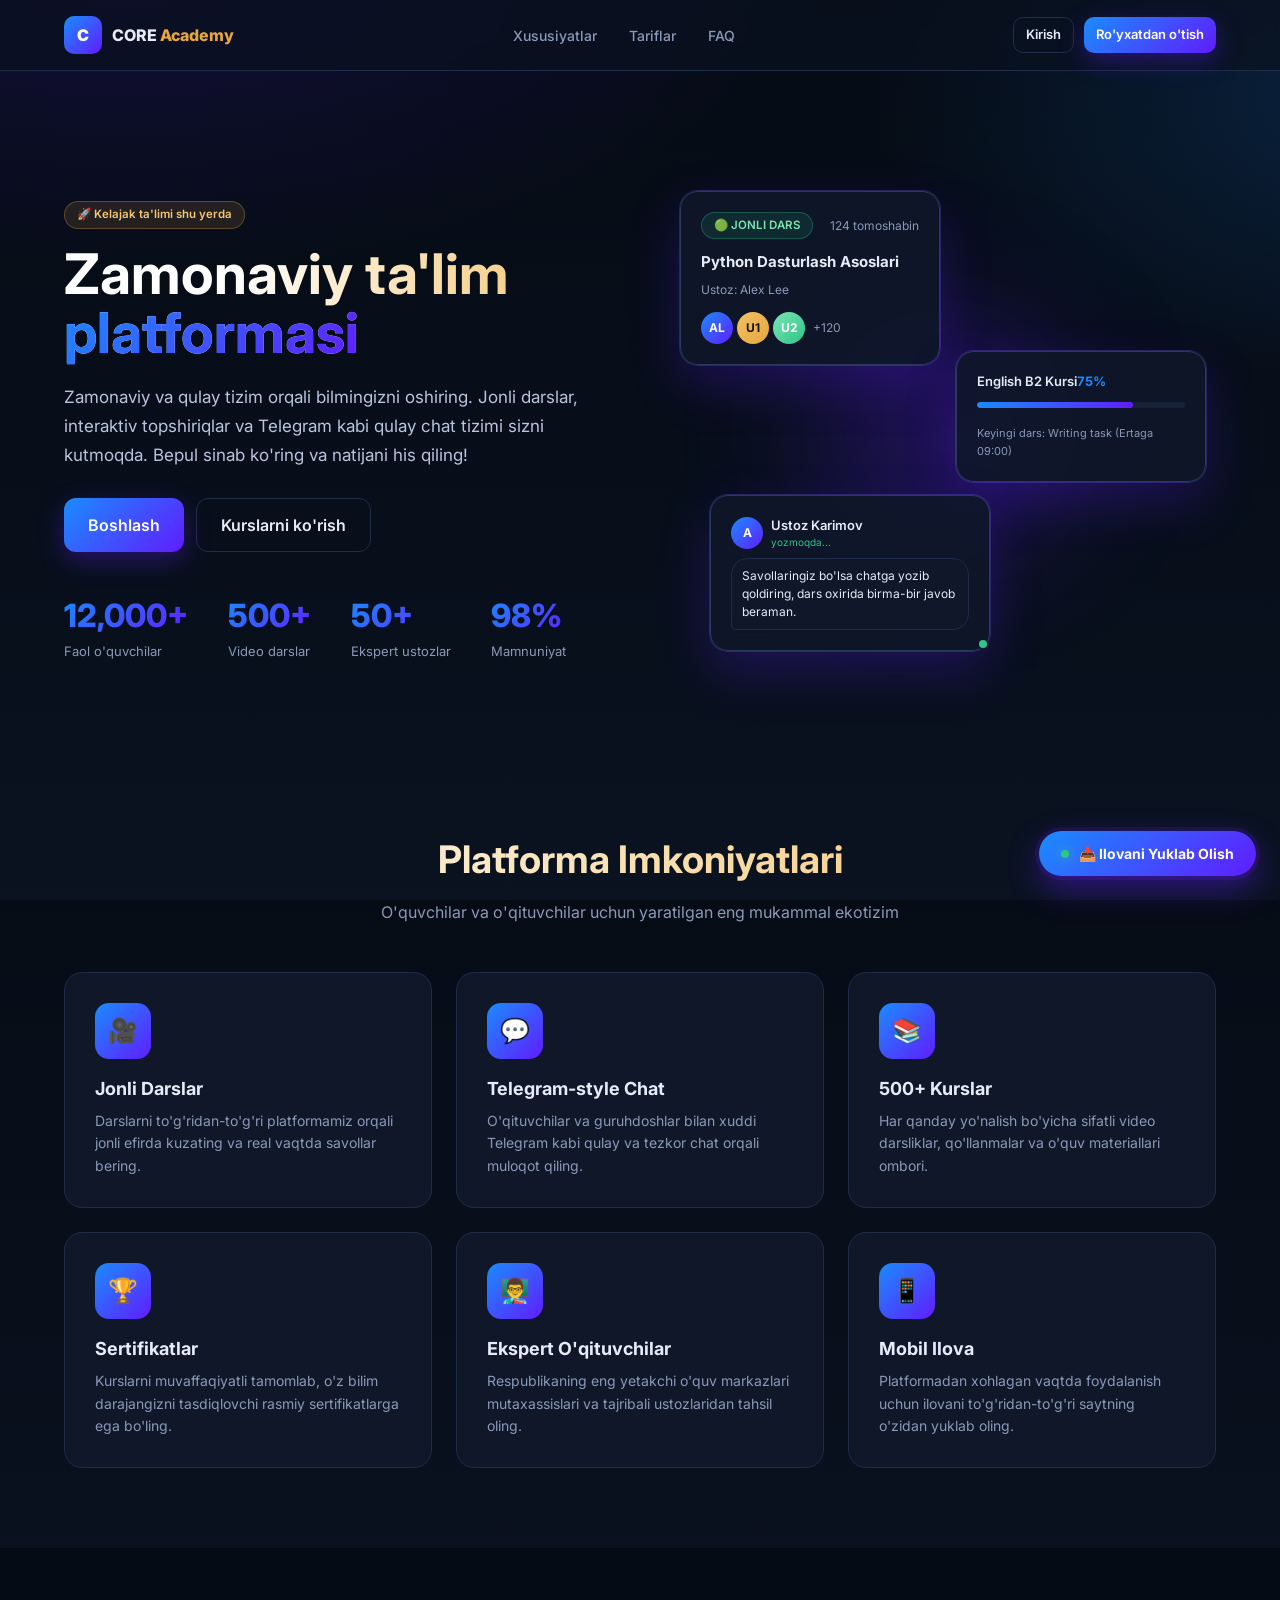
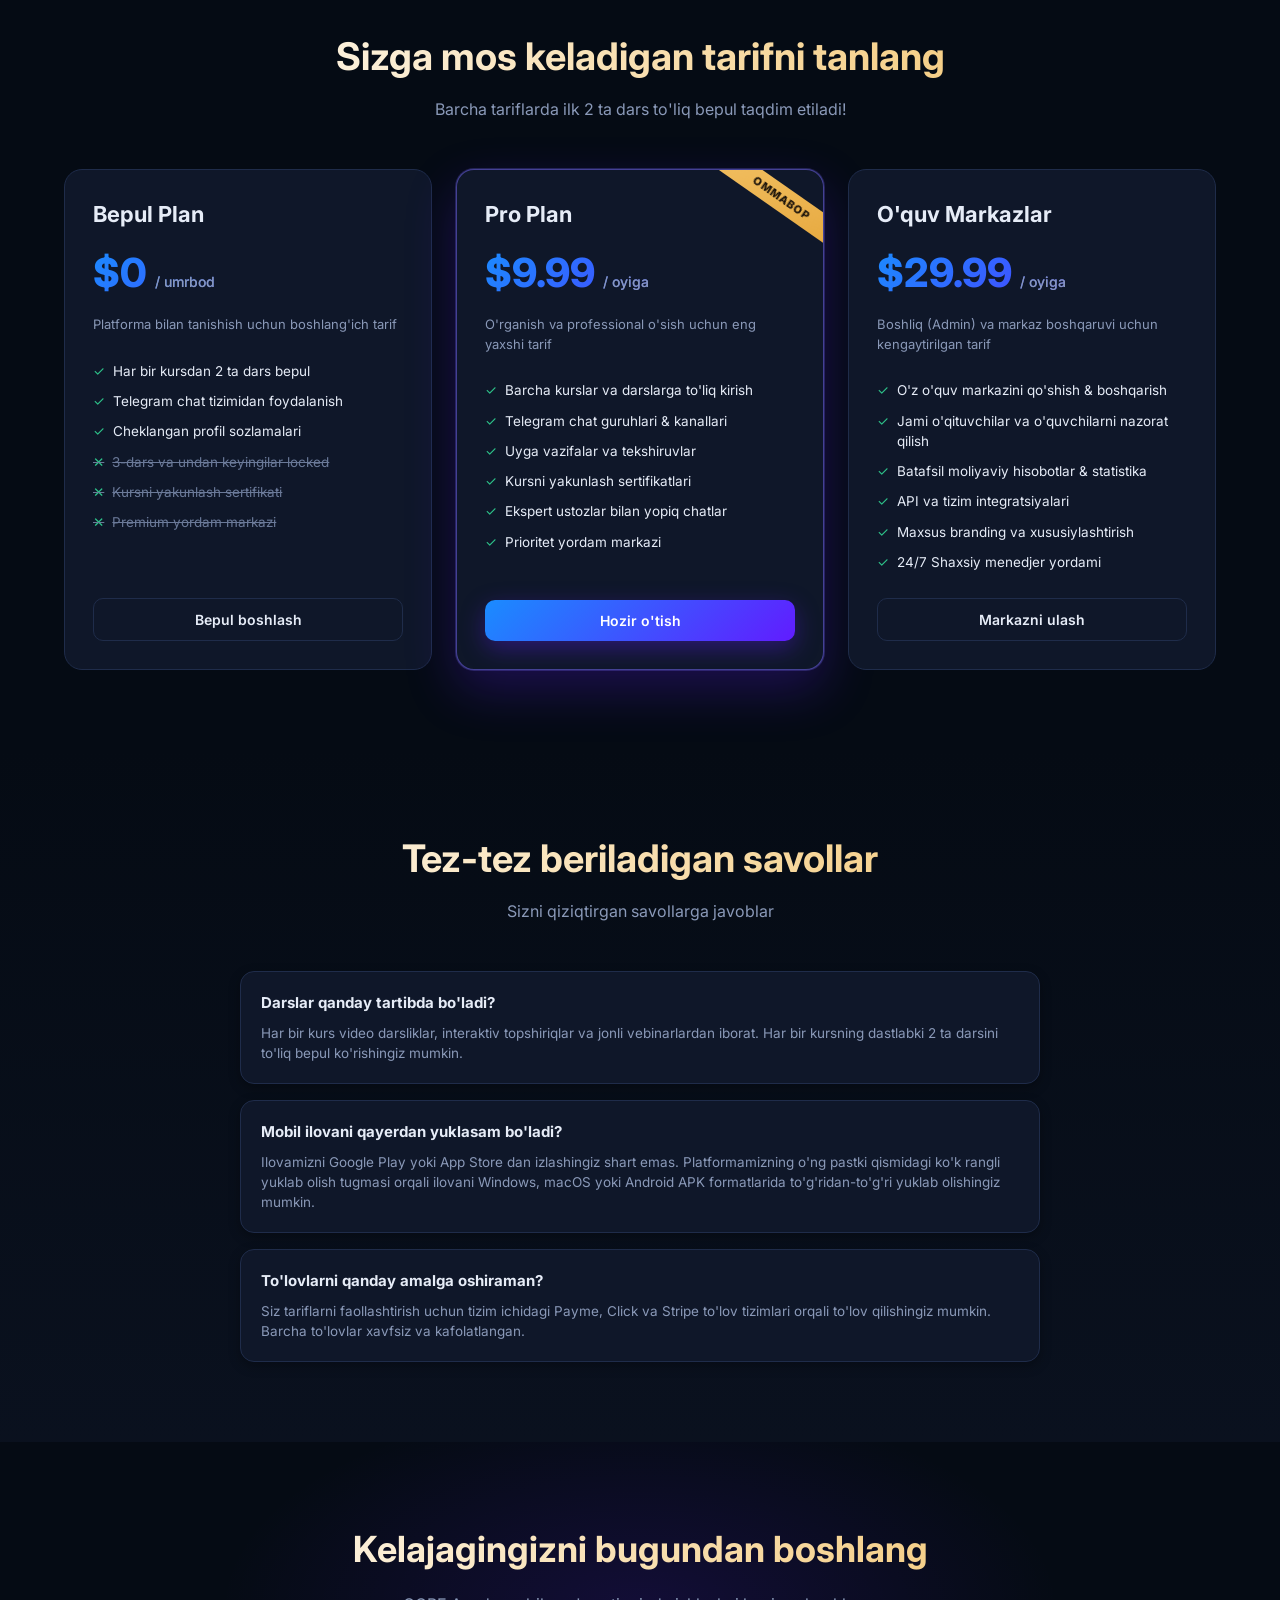
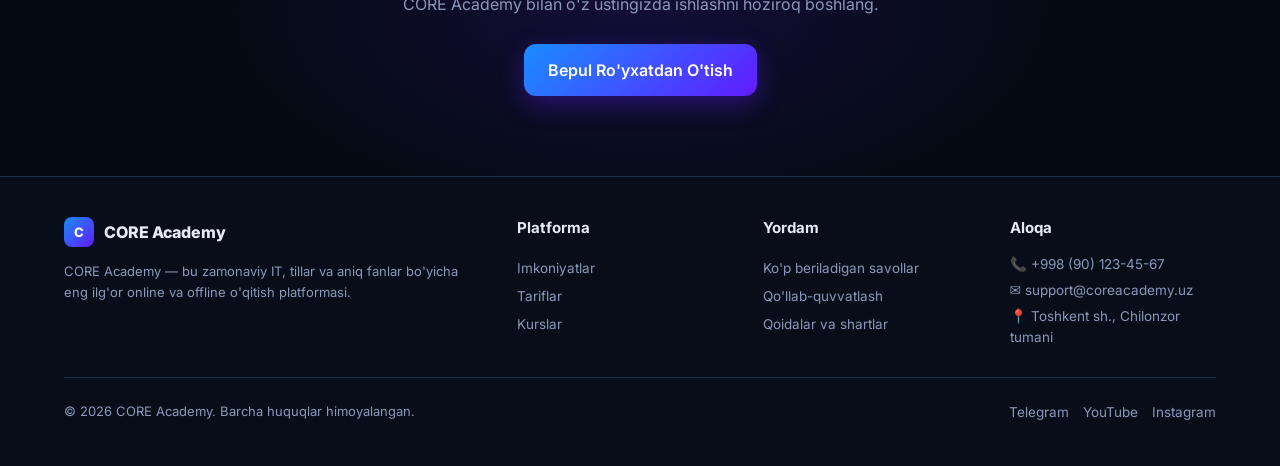
<file: index.html>
<!DOCTYPE html>
<html lang="uz">
<head>
  <meta charset="UTF-8">
  <meta name="viewport" content="width=device-width, initial-scale=1.0">
  <title>CORE Academy — Zamonaviy Ta'lim Platformasi</title>
  <meta name="description" content="Zamonaviy darslar, Telegram chatlari, live-vebinarlar va premium edtech tizimi bilan jihozlangan eng yaxshi ta'lim platformasi.">
  <link rel="stylesheet" href="css/theme.css">
  <style>
    /* Custom modifications for landing page */
    .price-grid {
      display: grid;
      grid-template-columns: repeat(3, 1fr);
      gap: 24px;
      max-width: 1200px;
      margin: 40px auto 0;
    }
  </style>
</head>
<body>
  <div class="land">
    <!-- Sticky Navbar -->
    <header class="nav-top">
      <a href="index.html" class="brand-link">
        <div class="logo-sm">C</div>
        <div>CORE <span>Academy</span></div>
      </a>
      <nav>
        <a href="#features">Xususiyatlar</a>
        <a href="#pricing">Tariflar</a>
        <a href="#faq">FAQ</a>
      </nav>
      <div style="display: flex; gap: 10px;">
        <a href="pages/login.html" class="btn btn-ghost btn-sm">Kirish</a>
        <a href="pages/login.html?register=true" class="btn btn-primary btn-sm">Ro'yxatdan o'tish</a>
      </div>
    </header>

    <!-- Hero Section -->
    <section class="hero">
      <div>
        <span class="pill gold mb-2">🚀 Kelajak ta'limi shu yerda</span>
        <h1>Zamonaviy ta'lim <em>platformasi</em></h1>
        <p>
          Zamonaviy va qulay tizim orqali bilmingizni oshiring. Jonli darslar, interaktiv topshiriqlar va Telegram kabi qulay chat tizimi sizni kutmoqda. Bepul sinab ko'ring va natijani his qiling!
        </p>
        <div class="cta">
          <a href="pages/login.html" class="btn btn-primary btn-lg">Boshlash</a>
          <a href="#courses" class="btn btn-ghost btn-lg">Kurslarni ko'rish</a>
        </div>
        
        <!-- Stats Row -->
        <div class="hero-vis" style="display: none;"></div> <!-- Fallback for layout check -->
        <div class="stats stagger">
          <div>
            <div class="n">12,000+</div>
            <div class="l">Faol o'quvchilar</div>
          </div>
          <div>
            <div class="n">500+</div>
            <div class="l">Video darslar</div>
          </div>
          <div>
            <div class="n">50+</div>
            <div class="l">Ekspert ustozlar</div>
          </div>
          <div>
            <div class="n">98%</div>
            <div class="l">Mamnuniyat</div>
          </div>
        </div>
      </div>
      
      <!-- Floating Visual Cards -->
      <div class="hero-vis">
        <div class="glow"></div>
        
        <!-- Card 1: Live Lesson Preview -->
        <div class="float-card c1">
          <div style="display:flex;align-items:center;gap:10px;margin-bottom:12px">
            <span class="pill green">🟢 JONLI DARS</span>
            <span style="font-size:12px;color:var(--muted);margin-left:auto">124 tomoshabin</span>
          </div>
          <h4 style="font-size:15px;margin-bottom:6px">Python Dasturlash Asoslari</h4>
          <p style="font-size:12px;color:var(--muted)">Ustoz: Alex Lee</p>
          <div style="margin-top:12px;display:flex;gap:4px">
            <span class="avatar sm">AL</span>
            <span class="avatar sm gold">U1</span>
            <span class="avatar sm green">U2</span>
            <span style="display:grid;place-items:center;font-size:12px;color:var(--muted);margin-left:4px">+120</span>
          </div>
        </div>

        <!-- Card 2: Student Progress -->
        <div class="float-card c2">
          <div style="display:flex;justify-content:between;margin-bottom:10px">
            <span style="font-size:13px;font-weight:600">English B2 Kursi</span>
            <span style="font-size:13px;color:var(--blue);font-weight:700">75%</span>
          </div>
          <div class="bar-track mb-2">
            <div class="bar-fill" style="width: 75%"></div>
          </div>
          <p style="font-size:11px;color:var(--muted)">Keyingi dars: Writing task (Ertaga 09:00)</p>
        </div>

        <!-- Card 3: Chat Preview -->
        <div class="float-card c3">
          <div style="display:flex;align-items:center;gap:8px;margin-bottom:8px">
            <span class="avatar sm online">A</span>
            <div>
              <div style="font-size:13px;font-weight:600">Ustoz Karimov</div>
              <div style="font-size:10px;color:var(--green)">yozmoqda...</div>
            </div>
          </div>
          <div class="msg them" style="max-width:100%;margin-bottom:0;font-size:12px;padding:8px 10px">
            Savollaringiz bo'lsa chatga yozib qoldiring, dars oxirida birma-bir javob beraman.
          </div>
        </div>
      </div>
    </section>

    <!-- Features Section -->
    <section id="features" class="feat">
      <h2>Platforma Imkoniyatlari</h2>
      <div class="sub-text">O'quvchilar va o'qituvchilar uchun yaratilgan eng mukammal ekotizim</div>
      
      <div class="feat-grid">
        <!-- Feature 1: Live Lessons -->
        <div class="fcard">
          <div class="icon-box">🎥</div>
          <h3>Jonli Darslar</h3>
          <p>Darslarni to'g'ridan-to'g'ri platformamiz orqali jonli efirda kuzating va real vaqtda savollar bering.</p>
        </div>
        
        <!-- Feature 2: Telegram Chat -->
        <div class="fcard">
          <div class="icon-box">💬</div>
          <h3>Telegram-style Chat</h3>
          <p>O'qituvchilar va guruhdoshlar bilan xuddi Telegram kabi qulay va tezkor chat orqali muloqot qiling.</p>
        </div>
        
        <!-- Feature 3: Courses -->
        <div class="fcard">
          <div class="icon-box">📚</div>
          <h3>500+ Kurslar</h3>
          <p>Har qanday yo'nalish bo'yicha sifatli video darsliklar, qo'llanmalar va o'quv materiallari ombori.</p>
        </div>

        <!-- Feature 4: Certificates -->
        <div class="fcard">
          <div class="icon-box">🏆</div>
          <h3>Sertifikatlar</h3>
          <p>Kurslarni muvaffaqiyatli tamomlab, o'z bilim darajangizni tasdiqlovchi rasmiy sertifikatlarga ega bo'ling.</p>
        </div>

        <!-- Feature 5: Expert Teachers -->
        <div class="fcard">
          <div class="icon-box">👨‍🏫</div>
          <h3>Ekspert O'qituvchilar</h3>
          <p>Respublikaning eng yetakchi o'quv markazlari mutaxassislari va tajribali ustozlaridan tahsil oling.</p>
        </div>

        <!-- Feature 6: Mobile App -->
        <div class="fcard">
          <div class="icon-box">📱</div>
          <h3>Mobil Ilova</h3>
          <p>Platformadan xohlagan vaqtda foydalanish uchun ilovani to'g'ridan-to'g'ri saytning o'zidan yuklab oling.</p>
        </div>
      </div>
    </section>

    <!-- Pricing Section -->
    <section id="pricing" class="feat" style="background:none">
      <h2>Sizga mos keladigan tarifni tanlang</h2>
      <div class="sub-text">Barcha tariflarda ilk 2 ta dars to'liq bepul taqdim etiladi!</div>
      
      <div class="price-grid">
        <!-- Tier 1: Free -->
        <div class="tier">
          <h3>Bepul Plan</h3>
          <div class="price">$0 <small>/ umrbod</small></div>
          <p style="color:var(--muted);font-size:13px">Platforma bilan tanishish uchun boshlang'ich tarif</p>
          <ul>
            <li><span class="check">✓</span> Har bir kursdan 2 ta dars bepul</li>
            <li><span class="check">✓</span> Telegram chat tizimidan foydalanish</li>
            <li><span class="check">✓</span> Cheklangan profil sozlamalari</li>
            <li class="off"><span class="check">✕</span> 3-dars va undan keyingilar locked</li>
            <li class="off"><span class="check">✕</span> Kursni yakunlash sertifikati</li>
            <li class="off"><span class="check">✕</span> Premium yordam markazi</li>
          </ul>
          <a href="pages/login.html" class="btn btn-ghost btn-block" style="margin-top:auto">Bepul boshlash</a>
        </div>

        <!-- Tier 2: Pro -->
        <div class="tier popular">
          <div class="ribbon">OMMABOP</div>
          <h3>Pro Plan</h3>
          <div class="price">$9.99 <small>/ oyiga</small></div>
          <p style="color:var(--muted);font-size:13px">O'rganish va professional o'sish uchun eng yaxshi tarif</p>
          <ul>
            <li><span class="check">✓</span> Barcha kurslar va darslarga to'liq kirish</li>
            <li><span class="check">✓</span> Telegram chat guruhlari & kanallari</li>
            <li><span class="check">✓</span> Uyga vazifalar va tekshiruvlar</li>
            <li><span class="check">✓</span> Kursni yakunlash sertifikatlari</li>
            <li><span class="check">✓</span> Ekspert ustozlar bilan yopiq chatlar</li>
            <li><span class="check">✓</span> Prioritet yordam markazi</li>
          </ul>
          <a href="pages/login.html" class="btn btn-primary btn-block" style="margin-top:auto">Hozir o'tish</a>
        </div>

        <!-- Tier 3: Enterprise -->
        <div class="tier">
          <h3>O'quv Markazlar</h3>
          <div class="price">$29.99 <small>/ oyiga</small></div>
          <p style="color:var(--muted);font-size:13px">Boshliq (Admin) va markaz boshqaruvi uchun kengaytirilgan tarif</p>
          <ul>
            <li><span class="check">✓</span> O'z o'quv markazini qo'shish & boshqarish</li>
            <li><span class="check">✓</span> Jami o'qituvchilar va o'quvchilarni nazorat qilish</li>
            <li><span class="check">✓</span> Batafsil moliyaviy hisobotlar & statistika</li>
            <li><span class="check">✓</span> API va tizim integratsiyalari</li>
            <li><span class="check">✓</span> Maxsus branding va xususiylashtirish</li>
            <li><span class="check">✓</span> 24/7 Shaxsiy menedjer yordami</li>
          </ul>
          <a href="pages/login.html" class="btn btn-ghost btn-block" style="margin-top:auto">Markazni ulash</a>
        </div>
      </div>
    </section>

    <!-- FAQ Section -->
    <section id="faq" class="feat">
      <h2>Tez-tez beriladigan savollar</h2>
      <div class="sub-text">Sizni qiziqtirgan savollarga javoblar</div>
      
      <div style="max-width: 800px; margin: 40px auto 0; display:flex; flex-direction:column; gap:16px;">
        <div class="card card-pad">
          <h4 style="margin-bottom:8px;font-size:15px;color:var(--text)">Darslar qanday tartibda bo'ladi?</h4>
          <p style="font-size:13.5px;color:var(--muted)">Har bir kurs video darsliklar, interaktiv topshiriqlar va jonli vebinarlardan iborat. Har bir kursning dastlabki 2 ta darsini to'liq bepul ko'rishingiz mumkin.</p>
        </div>
        <div class="card card-pad">
          <h4 style="margin-bottom:8px;font-size:15px;color:var(--text)">Mobil ilovani qayerdan yuklasam bo'ladi?</h4>
          <p style="font-size:13.5px;color:var(--muted)">Ilovamizni Google Play yoki App Store dan izlashingiz shart emas. Platformamizning o'ng pastki qismidagi ko'k rangli yuklab olish tugmasi orqali ilovani Windows, macOS yoki Android APK formatlarida to'g'ridan-to'g'ri yuklab olishingiz mumkin.</p>
        </div>
        <div class="card card-pad">
          <h4 style="margin-bottom:8px;font-size:15px;color:var(--text)">To'lovlarni qanday amalga oshiraman?</h4>
          <p style="font-size:13.5px;color:var(--muted)">Siz tariflarni faollashtirish uchun tizim ichidagi Payme, Click va Stripe to'lov tizimlari orqali to'lov qilishingiz mumkin. Barcha to'lovlar xavfsiz va kafolatlangan.</p>
        </div>
      </div>
    </section>

    <!-- CTA End Section -->
    <section class="cta-end">
      <h2>Kelajagingizni bugundan boshlang</h2>
      <p>CORE Academy bilan o'z ustingizda ishlashni hoziroq boshlang.</p>
      <a href="pages/login.html" class="btn btn-primary btn-lg">Bepul Ro'yxatdan O'tish</a>
    </section>

    <!-- Footer -->
    <footer class="footer">
      <div class="footer-grid">
        <div>
          <div style="display:flex;align-items:center;gap:10px;margin-bottom:14px;font-weight:800;font-size:16px">
            <span style="width:30px;height:30px;border-radius:8px;background:var(--grad-brand);display:grid;place-items:center;color:#fff;font-size:13px">C</span>
            CORE Academy
          </div>
          <p style="font-size:13px;color:var(--muted);line-height:1.6">
            CORE Academy — bu zamonaviy IT, tillar va aniq fanlar bo'yicha eng ilg'or online va offline o'qitish platformasi.
          </p>
        </div>
        <div>
          <h4>Platforma</h4>
          <a href="#features">Imkoniyatlar</a>
          <a href="#pricing">Tariflar</a>
          <a href="pages/login.html">Kurslar</a>
        </div>
        <div>
          <h4>Yordam</h4>
          <a href="#faq">Ko'p beriladigan savollar</a>
          <a href="#">Qo'llab-quvvatlash</a>
          <a href="#">Qoidalar va shartlar</a>
        </div>
        <div>
          <h4>Aloqa</h4>
          <p style="font-size:13.5px;color:var(--muted)">📞 +998 (90) 123-45-67</p>
          <p style="font-size:13.5px;color:var(--muted);margin-top:6px">✉️ support@coreacademy.uz</p>
          <p style="font-size:13.5px;color:var(--muted);margin-top:6px">📍 Toshkent sh., Chilonzor tumani</p>
        </div>
      </div>
      <div class="footer-bottom">
        <div>&copy; 2026 CORE Academy. Barcha huquqlar himoyalangan.</div>
        <div style="display:flex;gap:14px">
          <a href="#">Telegram</a>
          <a href="#">YouTube</a>
          <a href="#">Instagram</a>
        </div>
      </div>
    </footer>
  </div>

  <!-- App Download Center Script Call & Inline Modal structure -->
  <script src="js/app.js"></script>
  <script>
    // Initialize FAB
    buildFAB();
  </script>
</body>
</html>
</file>
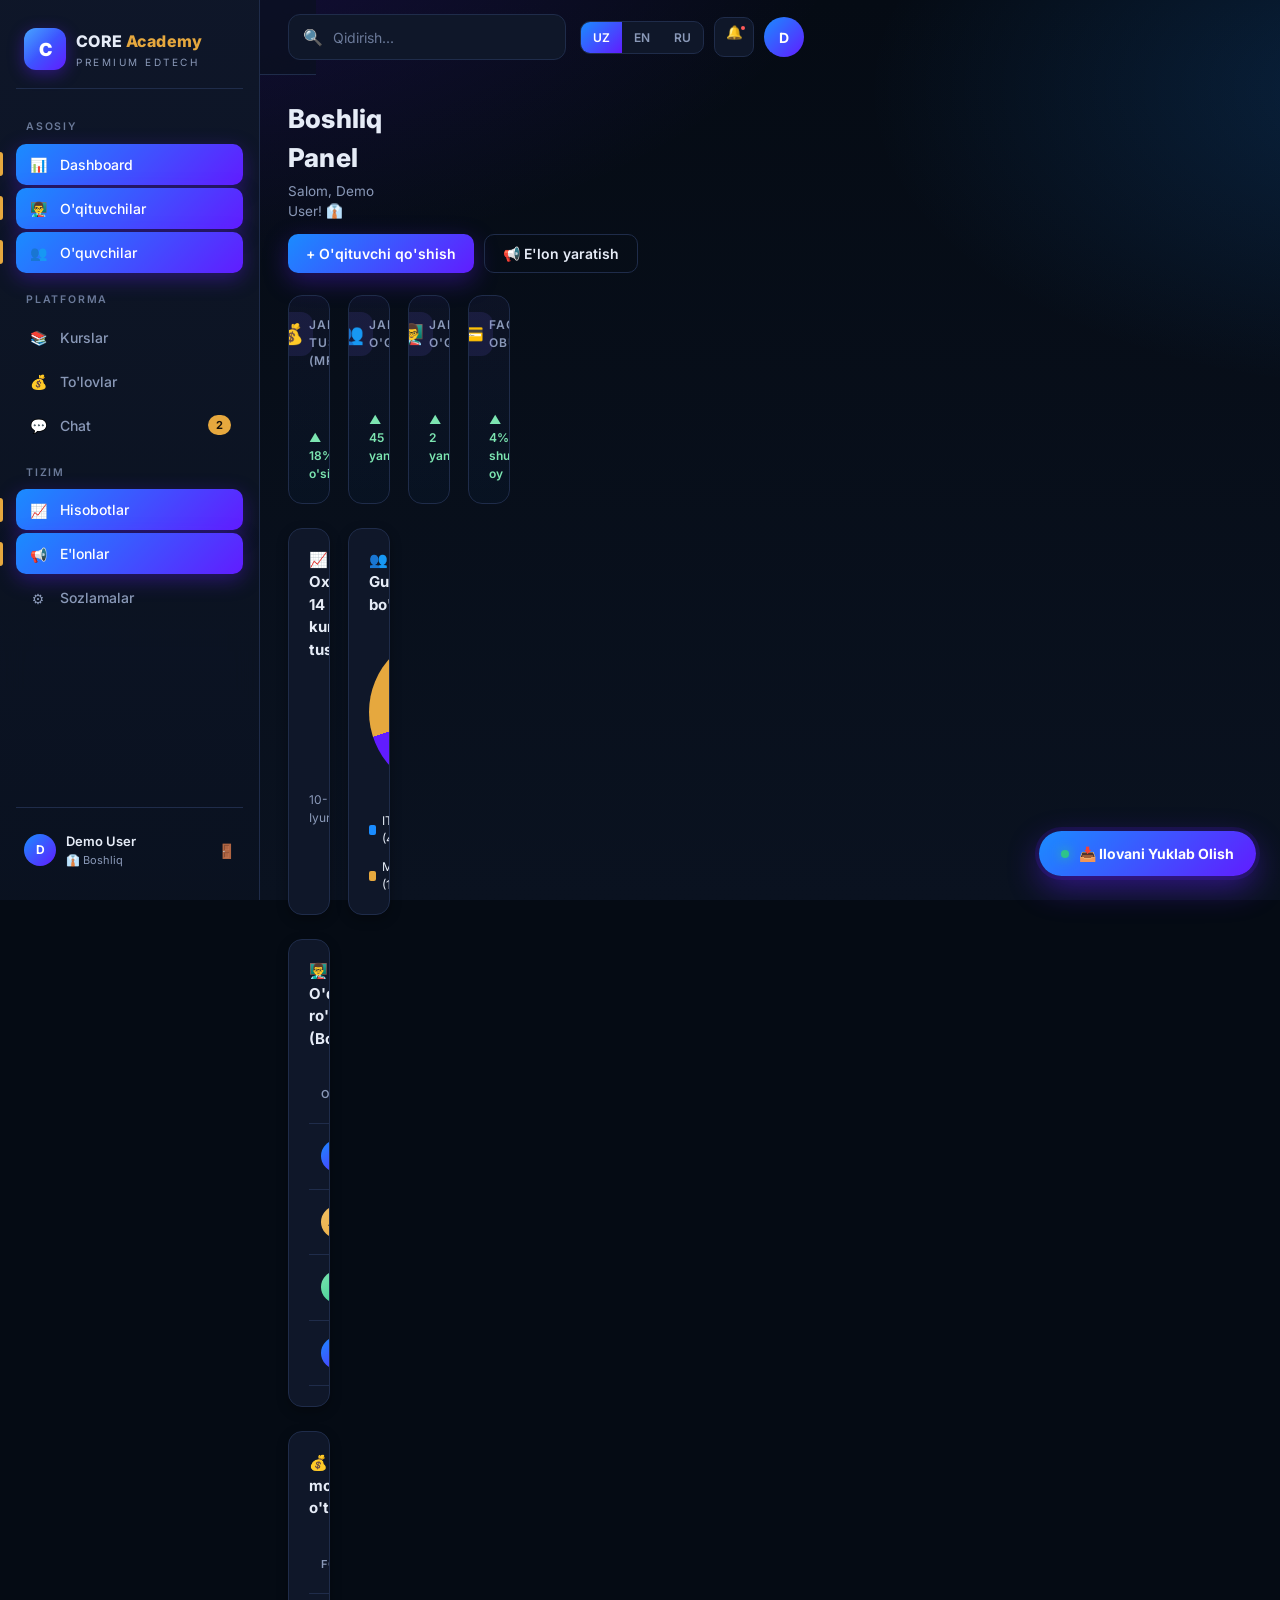
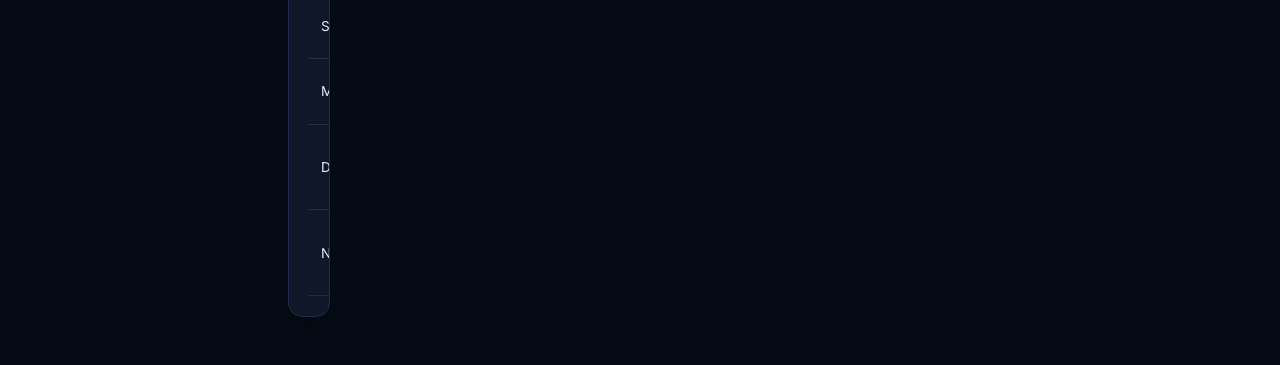
<file: pages/admin.html>
<!DOCTYPE html>
<html lang="uz">
<head>
  <meta charset="UTF-8">
  <meta name="viewport" content="width=device-width, initial-scale=1.0">
  <title>Boshliq Paneli — CORE Academy</title>
  <link rel="stylesheet" href="../css/theme.css">
</head>
<body>
  <div class="app">
    <!-- Sidebar -->
    <aside class="sidebar" id="sidebar">
      <!-- Generated by app.js -->
    </aside>

    <!-- Main Content -->
    <main class="main">
      <!-- Topbar -->
      <header class="topbar" id="topbar">
        <!-- Generated by app.js -->
      </header>

      <!-- Content Area -->
      <section class="content">
        <div class="page-title">
          <div>
            <h1 id="welcomeTitle">Boshliq Panel</h1>
            <p id="welcomeSubtitle">Salom, Boshliq! 👔</p>
          </div>
          <div class="actions">
            <button onclick="showToast('Yangi o\'qituvchi taklif qilindi', 'success')" class="btn btn-primary">+ O'qituvchi qo'shish</button>
            <button onclick="showToast('Yangi e\'lon yuborildi', 'success')" class="btn btn-ghost">📢 E'lon yaratish</button>
          </div>
        </div>

        <!-- Stats Grid -->
        <div class="grid grid-4 stagger mb-3">
          <div class="stat">
            <div class="lbl">Jami tushum (MRR)</div>
            <div class="val">$12,450</div>
            <div class="delta">▲ 18% o'sish</div>
            <div class="ico">💰</div>
          </div>
          <div class="stat">
            <div class="lbl">Jami o'quvchilar</div>
            <div class="val">840</div>
            <div class="delta">▲ 45 yangi</div>
            <div class="ico">👥</div>
          </div>
          <div class="stat">
            <div class="lbl">Jami o'qituvchilar</div>
            <div class="val">28</div>
            <div class="delta">▲ 2 yangi</div>
            <div class="ico">👨‍🏫</div>
          </div>
          <div class="stat">
            <div class="lbl">Faol obunachilar</div>
            <div class="val">68%</div>
            <div class="delta">▲ 4% shu oy</div>
            <div class="ico">💳</div>
          </div>
        </div>

        <!-- Charts Section (Sparkline & Donut Chart) -->
        <div class="grid grid-2-1 mb-3">
          <!-- Left: Revenue sparkline -->
          <div class="card card-pad">
            <div class="card-title">
              <h3>📈 Oxirgi 14 kunlik tushum</h3>
              <span class="pill gold">$12.4K Jami</span>
            </div>
            <div class="spark">
              <span style="height: 30%" title="$350"></span>
              <span style="height: 45%" title="$420"></span>
              <span style="height: 40%" title="$380"></span>
              <span style="height: 60%" title="$590"></span>
              <span style="height: 75%" title="$710"></span>
              <span style="height: 70%" title="$680"></span>
              <span style="height: 90%" title="$920"></span>
              <span style="height: 85%" title="$880"></span>
              <span style="height: 100%" title="$1050"></span>
              <span style="height: 95%" title="$1010"></span>
              <span style="height: 110px; height: 98%" title="$1020"></span>
              <span style="height: 120px; height: 95%" title="$1000"></span>
              <span style="height: 130px; height: 100%" title="$1100"></span>
              <span style="height: 140px; height: 105%" title="$1200"></span>
            </div>
            <div style="display:flex; justify-content:space-between; margin-top:14px; font-size:12px; color:var(--muted)">
              <span>10-Iyun</span>
              <span>17-Iyun</span>
              <span>Bugun (23-Iyun)</span>
            </div>
          </div>

          <!-- Right: User distribution Donut Chart -->
          <div class="card card-pad">
            <div class="card-title">
              <h3>👥 Guruhlar bo'yicha</h3>
            </div>
            <div class="donut">
              <div class="donut-c">
                <div style="font-size:24px; font-weight:800; color:var(--text)">840</div>
                <div style="font-size:11px; color:var(--muted)">O'quvchi</div>
              </div>
            </div>
            <div style="display:grid; grid-template-columns:1fr 1fr; gap:10px; margin-top:20px; font-size:12px">
              <div style="display:flex; align-items:center; gap:6px"><span style="width:10px; height:10px; background:#1A8CFF; border-radius:2px"></span> IT & Kodlash (42%)</div>
              <div style="display:flex; align-items:center; gap:6px"><span style="width:10px; height:10px; background:#611CFF; border-radius:2px"></span> Tillar (28%)</div>
              <div style="display:flex; align-items:center; gap:6px"><span style="width:10px; height:10px; background:#E6A83E; border-radius:2px"></span> Matematika (18%)</div>
              <div style="display:flex; align-items:center; gap:6px"><span style="width:10px; height:10px; background:#7CE5B1; border-radius:2px"></span> Boshqalar (12%)</div>
            </div>
          </div>
        </div>

        <!-- Teachers Management Section -->
        <div class="card card-pad mb-3" id="teachers">
          <div class="card-title">
            <h3>👨‍🏫 O'qituvchilar ro'yxati (Boshqaruv)</h3>
          </div>
          <table>
            <thead>
              <tr>
                <th>O'qituvchi</th>
                <th>Yo'nalish</th>
                <th>O'quvchilar soni</th>
                <th>Reytingi</th>
                <th>Amal</th>
              </tr>
            </thead>
            <tbody>
              <tr>
                <td>
                  <div class="user-cell">
                    <div class="avatar sm">SJ</div>
                    <span>Sarah Johnson</span>
                  </div>
                </td>
                <td>English (IELTS, B2)</td>
                <td>124 o'quvchi</td>
                <td>⭐ 4.9</td>
                <td>
                  <button onclick="showToast('Sarah faolligi o\'zgartirildi', 'info')" class="pill green">Faol</button>
                </td>
              </tr>
              <tr>
                <td>
                  <div class="user-cell">
                    <div class="avatar sm gold">AK</div>
                    <span>Ahmad Karimov</span>
                  </div>
                </td>
                <td>Matematika</td>
                <td>98 o'quvchi</td>
                <td>⭐ 4.8</td>
                <td>
                  <button onclick="showToast('Ahmad faolligi o\'zgartirildi', 'info')" class="pill green">Faol</button>
                </td>
              </tr>
              <tr>
                <td>
                  <div class="user-cell">
                    <div class="avatar sm green">AL</div>
                    <span>Alex Lee</span>
                  </div>
                </td>
                <td>Python Dasturlash</td>
                <td>156 o'quvchi</td>
                <td>⭐ 4.9</td>
                <td>
                  <button onclick="showToast('Alex faolligi o\'zgartirildi', 'info')" class="pill green">Faol</button>
                </td>
              </tr>
              <tr>
                <td>
                  <div class="user-cell">
                    <div class="avatar sm red">KS</div>
                    <span>Kim Soo-jin</span>
                  </div>
                </td>
                <td>Koreys Tili</td>
                <td>42 o'quvchi</td>
                <td>⭐ 4.7</td>
                <td>
                  <button onclick="showToast('Kim faolligi o\'zgartirildi', 'info')" class="pill gold">Ta'tilda</button>
                </td>
              </tr>
            </tbody>
          </table>
        </div>

        <!-- Recent Transactions -->
        <div class="card card-pad mb-3" id="reports">
          <div class="card-title">
            <h3>💰 So'nggi moliyaviy o'tkazmalar</h3>
            <button onclick="showToast('To\'liq tushum hisoboti yuklanmoqda...', 'info')" class="btn btn-ghost btn-sm">Barcha to'lovlar</button>
          </div>
          <table>
            <thead>
              <tr>
                <th>Foydalanuvchi</th>
                <th>Tarif</th>
                <th>To'lov turi</th>
                <th>Sana</th>
                <th>Summa</th>
                <th>Status</th>
              </tr>
            </thead>
            <tbody>
              <tr>
                <td>Sardor Aliyev</td>
                <td>Pro Plan</td>
                <td>Payme</td>
                <td>Kecha, 18:42</td>
                <td style="font-weight:700">$9.99</td>
                <td><span class="pill green">Muvaffaqiyatli</span></td>
              </tr>
              <tr>
                <td>Madina Karilova</td>
                <td>Pro Plan</td>
                <td>Click</td>
                <td>Kecha, 14:15</td>
                <td style="font-weight:700">$9.99</td>
                <td><span class="pill green">Muvaffaqiyatli</span></td>
              </tr>
              <tr>
                <td>Doston Oripov</td>
                <td>Pro Plan</td>
                <td>Stripe</td>
                <td>21-Iyun, 11:10</td>
                <td style="font-weight:700">$9.99</td>
                <td><span class="pill green">Muvaffaqiyatli</span></td>
              </tr>
              <tr>
                <td>Nigora Ziyodova</td>
                <td>Pro Plan</td>
                <td>Stripe</td>
                <td>20-Iyun, 09:12</td>
                <td style="font-weight:700">$9.99</td>
                <td><span class="pill red">Rad etildi</span></td>
              </tr>
            </tbody>
          </table>
        </div>
      </section>
    </main>
  </div>

  <!-- Scripts -->
  <script src="../js/app.js"></script>
  <script>
    document.addEventListener('DOMContentLoaded', () => {
      initDashboardPage('admin');
      
      const user = getCurrentUser();
      if (user) {
        document.getElementById('welcomeSubtitle').innerText = `Salom, ${user.name}! 👔`;
      }
    });
  </script>
</body>
</html>
</file>
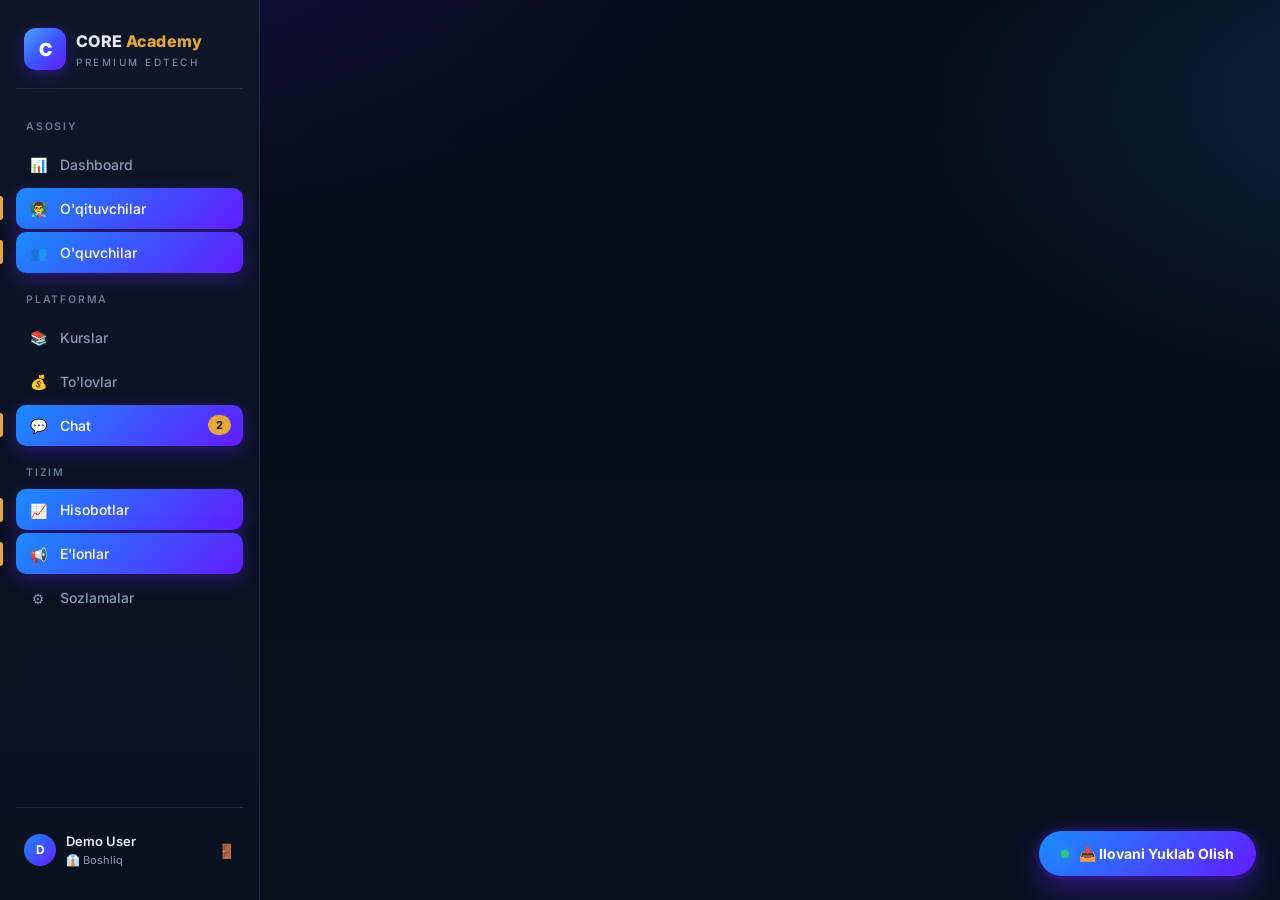
<file: pages/chat.html>
<!DOCTYPE html>
<html lang="uz">
<head>
  <meta charset="UTF-8">
  <meta name="viewport" content="width=device-width, initial-scale=1.0">
  <title>Chat — CORE Academy</title>
  <link rel="stylesheet" href="../css/theme.css">
  <style>
    /* Chat Custom Overrides */
    .call-overlay {
      display: none;
      position: fixed;
      inset: 0;
      background: radial-gradient(circle, rgba(97, 28, 255, 0.4) 0%, rgba(5, 11, 20, 0.95) 100%);
      z-index: 100;
      flex-direction: column;
      align-items: center;
      justify-content: center;
      gap: 20px;
    }
    .call-overlay.active {
      display: flex;
    }
  </style>
</head>
<body>
  <div class="app">
    <!-- Sidebar -->
    <aside class="sidebar" id="sidebar">
      <!-- Generated by app.js -->
    </aside>

    <!-- Main Content -->
    <main class="main" style="height:100vh; overflow:hidden">
      <!-- Topbar -->
      <header class="topbar" id="topbar">
        <!-- Generated by app.js -->
      </header>

      <!-- Chat Shell -->
      <div class="chat-shell">
        <!-- Chat List Sidebar -->
        <div class="chat-list">
          <div class="head">
            <input type="text" placeholder="Qidirish..." id="chatSearchInput" oninput="filterChats()">
          </div>
          <div class="chat-tabs">
            <button class="active" onclick="switchChatTab('all', this)">Barchasi</button>
            <button onclick="switchChatTab('group', this)">Guruhlar</button>
            <button onclick="switchChatTab('direct', this)">Shaxsiy</button>
            <button onclick="switchChatTab('channel', this)">Kanallar</button>
          </div>
          <div style="flex:1; overflow-y:auto" id="chatItemsList">
            <!-- Rendered by JS -->
          </div>
        </div>

        <!-- Chat Main Window -->
        <div class="chat-main">
          <!-- Chat Head -->
          <div class="chat-head" id="chatHeadArea">
            <div class="avatar sm" id="activeChatAvatar">C</div>
            <div>
              <h4 id="activeChatName">CORE Guruh</h4>
              <div class="status" id="activeChatStatus">onlayn</div>
            </div>
            <div class="actions">
              <button class="icon-btn" onclick="startCall('voice')" title="Ovozli qo'ng'iroq">📞</button>
              <button class="icon-btn" onclick="startCall('video')" title="Video qo'ng'iroq">📹</button>
              <button class="icon-btn" onclick="showToast('Suhbat sozlamalari', 'info')" title="Batafsil">ℹ️</button>
            </div>
          </div>

          <!-- Chat Body / Message Feed -->
          <div class="chat-body" id="chatBodyArea">
            <!-- Messages rendered by JS -->
          </div>

          <!-- Sticker/Emoji Picker Popup -->
          <div class="sticker-pop" id="emojiPicker">
            <div class="grid-s">
              <button onclick="addEmoji('😀')">😀</button>
              <button onclick="addEmoji('😂')">😂</button>
              <button onclick="addEmoji('🔥')">🔥</button>
              <button onclick="addEmoji('👍')">👍</button>
              <button onclick="addEmoji('🙌')">🙌</button>
              <button onclick="addEmoji('🎓')">🎓</button>
              <button onclick="addEmoji('💻')">💻</button>
              <button onclick="addEmoji('🚀')">🚀</button>
              <button onclick="addEmoji('📚')">📚</button>
              <button onclick="addEmoji('❤️')">❤️</button>
              <button onclick="addEmoji('🎉')">🎉</button>
              <button onclick="addEmoji('👀')">👀</button>
            </div>
          </div>

          <!-- Chat Foot / Input Bar -->
          <div class="chat-foot">
            <button class="ic" onclick="toggleEmojiPicker()" title="Stikerlar & Emojilar">😀</button>
            <button class="ic" onclick="showToast('Fayl yuklash simulyatsiyasi', 'info')" title="Fayl biriktirish">📎</button>
            <input type="text" placeholder="Xabar yozing..." id="messageInput" onkeydown="handleMessageKey(event)">
            <button class="ic send" onclick="sendMessage()" title="Yuborish">➔</button>
          </div>
        </div>
      </div>
    </main>
  </div>

  <!-- Call Overlay (Simulated Voice/Video Calls) -->
  <div class="call-overlay" id="callOverlay">
    <div class="call-avatar" id="callAvatar">C</div>
    <h2 id="callTargetName">Suhbatdosh</h2>
    <p style="color:var(--muted)" id="callStatusText">Qo'ng'iroq qilinmoqda...</p>
    <div style="display:flex; gap:16px; margin-top:20px">
      <button class="btn btn-red btn-lg" onclick="endCall()">Qo'ng'iroqni tugatish 🚫</button>
    </div>
  </div>

  <!-- Scripts -->
  <script src="../js/app.js"></script>
  <script>
    // Initial mock data
    const mockChats = [
      {
        id: 1,
        name: "Ustoz Ahmad Karimov",
        avatar: "AK",
        type: "direct",
        status: "onlayn",
        unread: 2,
        messages: [
          { sender: "them", text: "Salom, uyga vazifani tekshirdim. Yaxshi yozibsiz.", time: "12:30" },
          { sender: "them", text: "Matematikadan keyingi darsimiz ertaga soat 14:00 da.", time: "12:31" }
        ]
      },
      {
        id: 2,
        name: "Python-01 Amaliyot Guruh",
        avatar: "Py",
        type: "group",
        status: "24 a'zo, 3 ta onlayn",
        unread: 5,
        messages: [
          { sender: "them", text: "Assalomu alaykum dars qachon boshlanadi?", name: "Sardor", time: "10:15" },
          { sender: "them", text: "Soat 14:00 da lab darsi bor ekan-ku", name: "Doston", time: "10:17" }
        ]
      },
      {
        id: 3,
        name: "CORE Academy E'lonlar",
        avatar: "📢",
        type: "channel",
        status: "1,240 obunachi",
        unread: 0,
        messages: [
          { sender: "them", text: "📢 Diqqat! Bugungi darslarimiz belgilangan vaqtda boshlanadi. Iltimos o'z vaqtida jonli dars xonalariga kiring.", time: "08:00" }
        ]
      },
      {
        id: 4,
        name: "Boshliq (Admin)",
        avatar: "👔",
        type: "direct",
        status: "oxirgi marta bugun kirgan",
        unread: 0,
        messages: [
          { sender: "them", text: "Salom, markazimiz to'lovini qabul qildik, darslarda faol ishtirok eting.", time: "Kecha" }
        ]
      }
    ];

    let activeChatId = 1;
    let selectedTypeFilter = 'all';

    document.addEventListener('DOMContentLoaded', () => {
      // Initialize app layout
      const user = getCurrentUser() || { role: 'student' };
      initDashboardPage(user.role);

      // Render chat list
      renderChatList();
      selectChat(1);
    });

    // Render list
    function renderChatList() {
      const listArea = document.getElementById('chatItemsList');
      listArea.innerHTML = '';
      
      const filtered = mockChats.filter(chat => {
        if (selectedTypeFilter === 'all') return true;
        return chat.type === selectedTypeFilter;
      });

      filtered.forEach(chat => {
        const lastMsg = chat.messages[chat.messages.length - 1];
        const lastMsgText = lastMsg ? lastMsg.text : 'Xabar yo\'q';
        const lastMsgTime = lastMsg ? lastMsg.time : '';
        const activeClass = chat.id === activeChatId ? 'active' : '';
        const unreadBadge = chat.unread > 0 ? `<span class="unread">${chat.unread}</span>` : '';

        listArea.innerHTML += `
          <div class="chat-item ${activeClass}" onclick="selectChat(${chat.id})">
            <div class="av" style="background:var(--grad-brand)">${chat.avatar}</div>
            <div class="body">
              <div class="n">
                <span class="name">${chat.name}</span>
                <span class="t">${lastMsgTime}</span>
              </div>
              <div class="bot">
                <span class="last">${lastMsgText}</span>
                ${unreadBadge}
              </div>
            </div>
          </div>
        `;
      });
    }

    // Switch tabs
    function switchChatTab(type, btn) {
      selectedTypeFilter = type;
      document.querySelectorAll('.chat-tabs button').forEach(b => b.classList.remove('active'));
      btn.classList.add('active');
      renderChatList();
    }

    // Select active chat
    function selectChat(id) {
      activeChatId = id;
      const chat = mockChats.find(c => c.id === id);
      if (!chat) return;

      // Reset unread
      chat.unread = 0;
      renderChatList();

      // Set head details
      document.getElementById('activeChatName').innerText = chat.name;
      document.getElementById('activeChatStatus').innerText = chat.status;
      document.getElementById('activeChatAvatar').innerText = chat.avatar;

      // Render messages
      const bodyArea = document.getElementById('chatBodyArea');
      bodyArea.innerHTML = '';

      chat.messages.forEach(msg => {
        const typeClass = msg.sender === 'me' ? 'me' : 'them';
        const senderName = (chat.type === 'group' && msg.sender !== 'me') ? `<div style="font-size:11px;font-weight:700;color:var(--gold);margin-bottom:2px">${msg.name || 'Guruhdoshingiz'}</div>` : '';
        bodyArea.innerHTML += `
          <div class="msg ${typeClass}">
            ${senderName}
            <div>${msg.text}</div>
            <span class="t">${msg.time}</span>
          </div>
        `;
      });

      // Scroll to bottom
      bodyArea.scrollTop = bodyArea.scrollHeight;
    }

    // Filter list by input
    function filterChats() {
      const query = document.getElementById('chatSearchInput').value.toLowerCase();
      document.querySelectorAll('.chat-item').forEach((el, index) => {
        const chat = mockChats[index];
        if (chat && chat.name.toLowerCase().includes(query)) {
          el.style.display = 'flex';
        } else {
          el.style.display = 'none';
        }
      });
    }

    // Send Message
    function sendMessage() {
      const input = document.getElementById('messageInput');
      const text = input.value.trim();
      if (!text) return;

      const chat = mockChats.find(c => c.id === activeChatId);
      if (!chat) return;

      const now = new Date();
      const timeStr = `${String(now.getHours()).padStart(2, '0')}:${String(now.getMinutes()).padStart(2, '0')}`;

      // Push to data & update UI
      chat.messages.push({ sender: 'me', text: text, time: timeStr });
      input.value = '';
      selectChat(activeChatId);

      // Simulated auto-reply
      if (chat.type !== 'channel') {
        setTimeout(() => {
          chat.messages.push({
            sender: 'them',
            text: `Tushunarli! Xabar qabul qilindi. Bu avtomatik simulyatsiya qilingan javob. 👍`,
            time: timeStr
          });
          selectChat(activeChatId);
          showToast(`Yangi xabar keldi: ${chat.name}`, 'info');
        }, 1500);
      }
    }

    function handleMessageKey(event) {
      if (event.key === 'Enter') {
        sendMessage();
      }
    }

    // Call Actions
    function startCall(type) {
      const chat = mockChats.find(c => c.id === activeChatId);
      document.getElementById('callTargetName').innerText = chat.name;
      document.getElementById('callAvatar').innerText = chat.avatar;
      document.getElementById('callStatusText').innerText = `${type === 'voice' ? 'Ovozli' : 'Video'} aloqa ulanmoqda...`;
      document.getElementById('callOverlay').classList.add('active');
    }

    function endCall() {
      document.getElementById('callOverlay').classList.remove('active');
      showToast('Qo\'ng\'iroq yakunlandi.', 'info');
    }

    // Emoji/Sticker actions
    function toggleEmojiPicker() {
      document.getElementById('emojiPicker').classList.toggle('open');
    }

    function addEmoji(emoji) {
      const input = document.getElementById('messageInput');
      input.value += emoji;
      toggleEmojiPicker();
      input.focus();
    }
  </script>
</body>
</html>
</file>
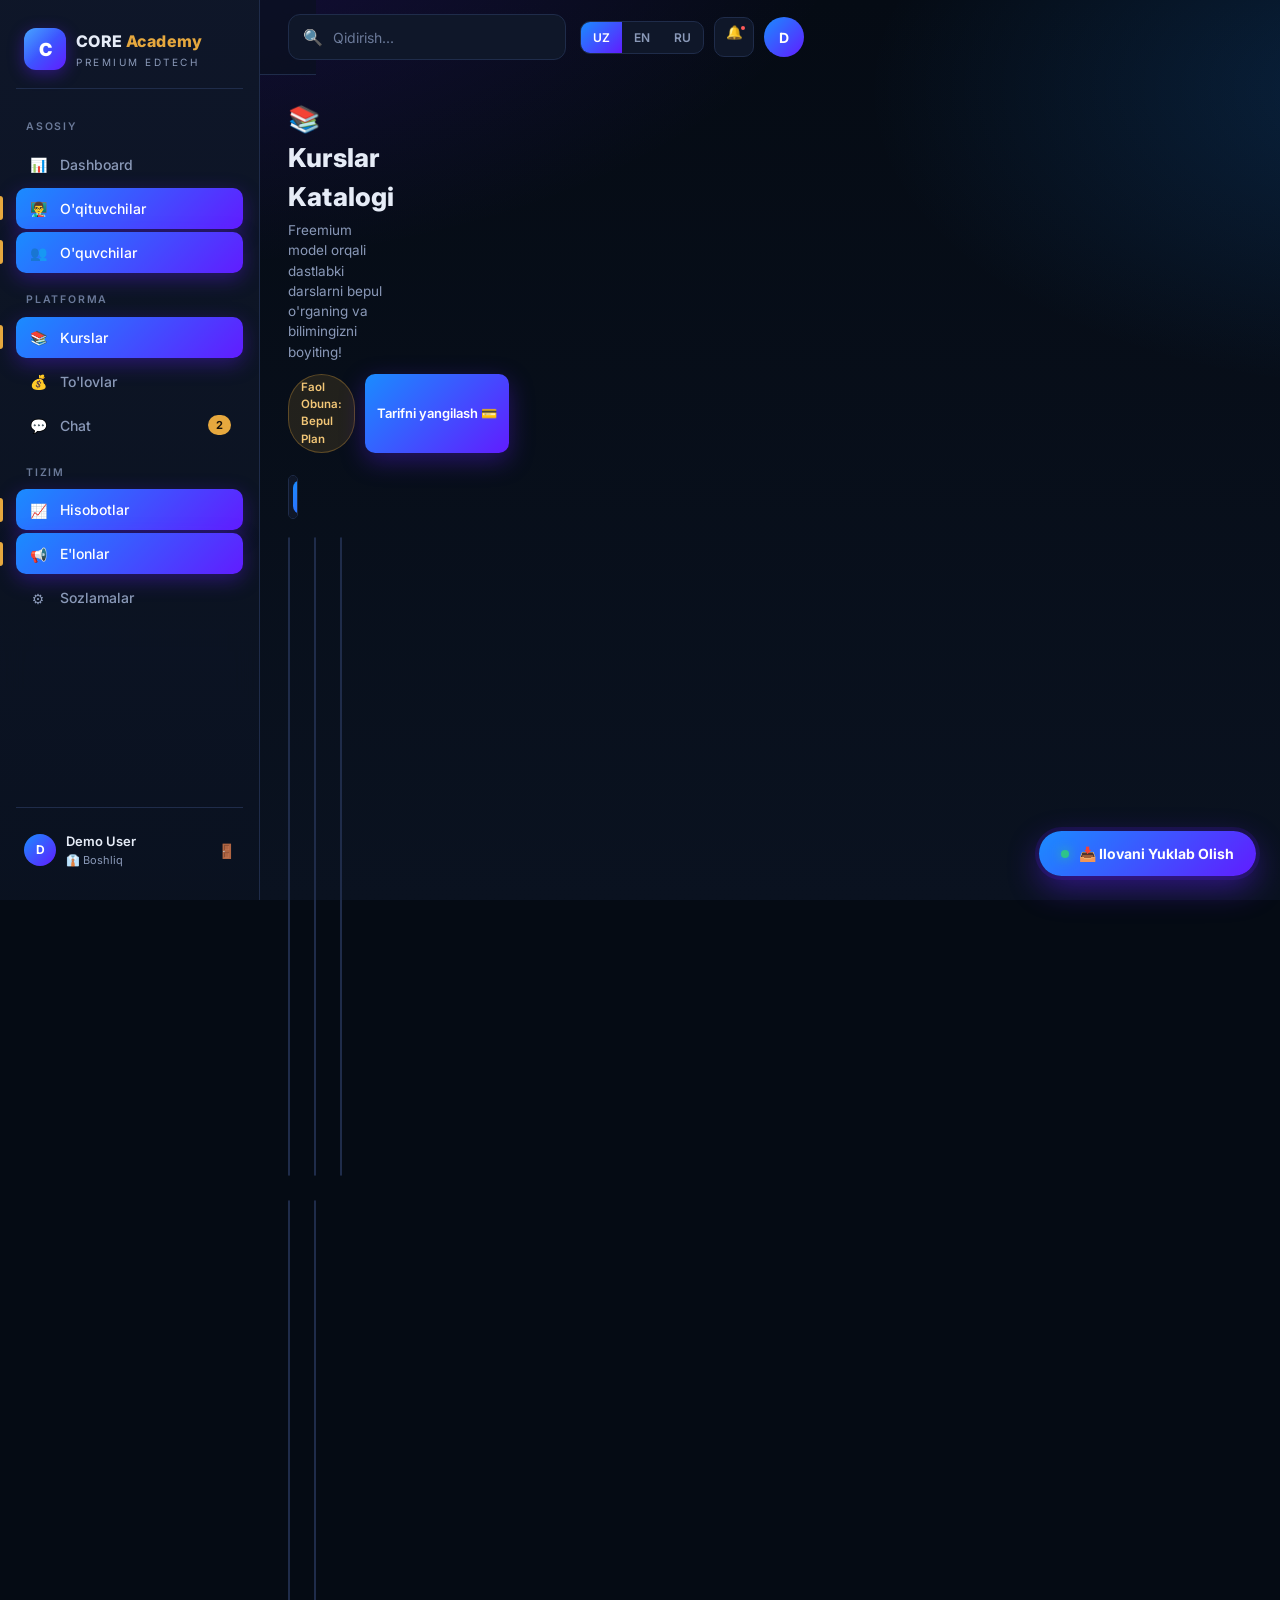
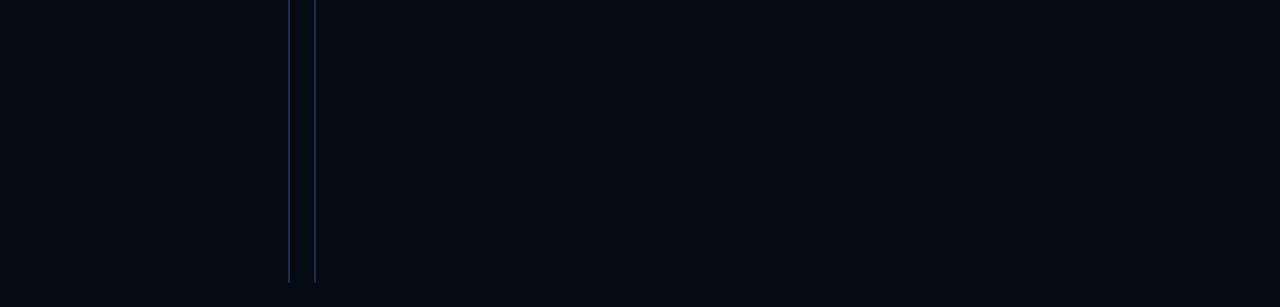
<file: pages/courses.html>
<!DOCTYPE html>
<html lang="uz">
<head>
  <meta charset="UTF-8">
  <meta name="viewport" content="width=device-width, initial-scale=1.0">
  <title>Kurslar — CORE Academy</title>
  <link rel="stylesheet" href="../css/theme.css">
  <style>
    /* Custom course overrides */
    .course-grid {
      display: grid;
      grid-template-columns: repeat(3, 1fr);
      gap: 24px;
    }
    @media (max-width: 1024px) {
      .course-grid {
        grid-template-columns: repeat(2, 1fr);
      }
    }
    @media (max-width: 768px) {
      .course-grid {
        grid-template-columns: 1fr;
      }
    }
    .modal-body {
      max-height: 70vh;
      overflow-y: auto;
    }
  </style>
</head>
<body>
  <div class="app">
    <!-- Sidebar -->
    <aside class="sidebar" id="sidebar">
      <!-- Generated by app.js -->
    </aside>

    <!-- Main Content -->
    <main class="main">
      <!-- Topbar -->
      <header class="topbar" id="topbar">
        <!-- Generated by app.js -->
      </header>

      <!-- Content Area -->
      <section class="content">
        <div class="page-title">
          <div>
            <h1>📚 Kurslar Katalogi</h1>
            <p>Freemium model orqali dastlabki darslarni bepul o'rganing va bilimingizni boyiting!</p>
          </div>
          <div class="actions">
            <span class="pill gold">Faol Obuna: Bepul Plan</span>
            <a href="payments.html" class="btn btn-primary btn-sm">Tarifni yangilash 💳</a>
          </div>
        </div>

        <!-- Category Tabs -->
        <div class="tabs" id="courseCategoryTabs">
          <button class="active" onclick="filterCourses('all', this)">Barcha kurslar</button>
          <button onclick="filterCourses('it', this)">Dasturlash & IT</button>
          <button onclick="filterCourses('lang', this)">Xorijiy Tillar</button>
          <button onclick="filterCourses('math', this)">Matematika & Fan</button>
        </div>

        <!-- Course Cards Grid -->
        <div class="course-grid" id="courseCardsList">
          <!-- Rendered by JS -->
        </div>
      </section>
    </main>
  </div>

  <!-- Course Detail Modal -->
  <div class="modal-bg" id="courseDetailModal">
    <div class="modal" style="max-width: 650px; position:relative">
      <button class="close-modal" onclick="closeCourseModal()">✕</button>
      <h3 id="modalCourseTitle">Kurs Nomi</h3>
      <p id="modalCourseTeacher" style="color:var(--muted); font-size:13px; margin-bottom:12px">Ustoz: Alex Lee</p>
      
      <div class="modal-body">
        <!-- Video Preview area -->
        <div style="width:100%; height:200px; background:#000; border-radius:12px; display:grid; place-items:center; color:var(--text); font-weight:700; margin-bottom:18px; border: 1px solid var(--border)">
          <span>🎥 Dars videosi simulyatori</span>
        </div>
        
        <h4>Kurs Darslari</h4>
        <p style="font-size:12.5px; color:var(--muted); margin-bottom:12px">1 va 2-darslar bepul taqdim etiladi. Keyingi darslarni ko'rish uchun Pro obuna talab etiladi.</p>

        <div style="display:flex; flex-direction:column; gap:12px" id="modalLessonList">
          <!-- Lessons list rendered by JS -->
        </div>
      </div>
    </div>
  </div>

  <!-- Scripts -->
  <script src="../js/app.js"></script>
  <script>
    // Initial Courses Data
    const mockCourses = [
      {
        id: "python",
        title: "Python Dasturlash Asoslari",
        category: "it",
        icon: "🐍",
        lessonsCount: 42,
        studentsCount: 156,
        rating: 4.9,
        teacher: "Alex Lee",
        description: "Python dasturlash tili asoslari, algoritmlar va OOP prinsiplarini mukammal o'rganing.",
        lessons: [
          { num: 1, title: "Python-ga kirish va sozlash", free: true },
          { num: 2, title: "O'zgaruvchilar va ma'lumot turlari", free: true },
          { num: 3, title: "Shart operatorlari (if-else)", free: false },
          { num: 4, title: "Tsikllar (for, while)", free: false },
          { num: 5, title: "Funktsiyalar va modullar", free: false }
        ]
      },
      {
        id: "english",
        title: "English B2 Upper-Intermediate",
        category: "lang",
        icon: "🇬🇧",
        lessonsCount: 30,
        studentsCount: 124,
        rating: 4.8,
        teacher: "Sarah Johnson",
        description: "Ingliz tili darajangizni B2 darajasiga oshiring. Grammatika va speaking mashqlari.",
        lessons: [
          { num: 1, title: "Introduction to B2 English", free: true },
          { num: 2, title: "Present Perfect vs Past Simple", free: true },
          { num: 3, title: "Conditional sentences (Type 1, 2)", free: false },
          { num: 4, title: "Idiomatic expressions & slang", free: false },
          { num: 5, title: "Formal Letter Writing", free: false }
        ]
      },
      {
        id: "math",
        title: "Kengaytirilgan Matematika",
        category: "math",
        icon: "📐",
        lessonsCount: 36,
        studentsCount: 98,
        rating: 4.8,
        teacher: "Ahmad Karimov",
        description: "Hosilalar, integrallar va murakkab funksiyalarni amaliy masalalar orqali yeching.",
        lessons: [
          { num: 1, title: "Hosilalar va ularning geometrik ma'nosi", free: true },
          { num: 2, title: "Murakkab funksiya hosilasi", free: true },
          { num: 3, title: "Hosilaning tatbiqlari (Ekstremumlar)", free: false },
          { num: 4, title: "Aniqmas integrallar asoslari", free: false },
          { num: 5, title: "Aniq integrallar va yuzalarni hisoblash", free: false }
        ]
      },
      {
        id: "korean",
        title: "Koreys Tili (Topik I Asoslari)",
        category: "lang",
        icon: "🇰🇷",
        lessonsCount: 24,
        studentsCount: 56,
        rating: 4.7,
        teacher: "Kim Soo-jin",
        description: "Hangul alifbosi, boshlang'ich lug'at va Topik I imtihoni savollarini tahlil qilish.",
        lessons: [
          { num: 1, title: "Hangul alifbosi va unlilar", free: true },
          { num: 2, title: "Undosh tovushlar va bo'g'inlash", free: true },
          { num: 3, title: "Boshlang'ich suhbat iboralari", free: false },
          { num: 4, title: "Kelishik qo'shimchalari", free: false },
          { num: 5, title: "Hozirgi zamon fe'llari", free: false }
        ]
      },
      {
        id: "javascript",
        title: "JavaScript Full-Stack Bootcamp",
        category: "it",
        icon: "💻",
        lessonsCount: 50,
        studentsCount: 184,
        rating: 4.9,
        teacher: "Alex Lee",
        description: "Web saytlar yaratish uchun eng kuchli dasturlash tilini mukammal tarzda o'rganing.",
        lessons: [
          { num: 1, title: "JavaScript-ga kirish va konsol", free: true },
          { num: 2, title: "DOM bilan ishlash asoslari", free: true },
          { num: 3, title: "Hodisalar (Events) va ishlovchilar", free: false },
          { num: 4, title: "Asinxron JavaScript (Promises, async/await)", free: false },
          { num: 5, title: "NodeJS va API integratsiyasi", free: false }
        ]
      }
    ];

    document.addEventListener('DOMContentLoaded', () => {
      const user = getCurrentUser() || { role: 'student' };
      initDashboardPage(user.role);
      renderCourses('all');
    });

    // Render course cards
    function renderCourses(category) {
      const grid = document.getElementById('courseCardsList');
      grid.innerHTML = '';

      const filtered = mockCourses.filter(c => {
        if (category === 'all') return true;
        return c.category === category;
      });

      filtered.forEach(c => {
        grid.innerHTML += `
          <div class="course-card">
            <div class="thumb">
              ${c.icon}
              <span class="pill gold course-badge" style="font-size:10px">${c.lessonsCount} dars</span>
            </div>
            <div class="body">
              <h3>${c.title}</h3>
              <div class="meta">
                <span>⭐ ${c.rating}</span>
                <span>👥 ${c.studentsCount} o'quvchi</span>
              </div>
              <p style="font-size:13px; color:var(--muted); margin-bottom:14px">${c.description}</p>
              
              <div class="teacher-row">
                <div style="flex:1">
                  <div class="name">${c.teacher}</div>
                  <div class="role">Kurs o'qituvchisi</div>
                </div>
                <button onclick="openCourseModal('${c.id}')" class="btn btn-sm btn-primary">Batafsil</button>
              </div>
            </div>
          </div>
        `;
      });
    }

    // Filter courses tabs
    function filterCourses(category, btn) {
      document.querySelectorAll('#courseCategoryTabs button').forEach(b => b.classList.remove('active'));
      btn.classList.add('active');
      renderCourses(category);
    }

    // Open detail modal
    function openCourseModal(id) {
      const course = mockCourses.find(c => c.id === id);
      if (!course) return;

      document.getElementById('modalCourseTitle').innerText = course.title;
      document.getElementById('modalCourseTeacher').innerText = `Ustoz: ${course.teacher} · ${course.lessonsCount} ta umumiy dars`;

      const lessonList = document.getElementById('modalLessonList');
      lessonList.innerHTML = '';

      course.lessons.forEach(l => {
        if (l.free) {
          lessonList.innerHTML += `
            <div class="lesson" style="background:var(--bg-2)">
              <div class="thumb" style="width:36px; height:36px; font-size:12px">${l.num}</div>
              <div class="info">
                <h4 style="font-size:13.5px">${l.title}</h4>
                <p style="font-size:11px;color:var(--green)">🟢 Bepul dars (Ko'rish mumkin)</p>
              </div>
              <button onclick="showToast('Dars videosi yuklandi', 'success')" class="btn btn-sm btn-ghost">Tomosha qilish</button>
            </div>
          `;
        } else {
          lessonList.innerHTML += `
            <div class="lesson" style="opacity:0.75">
              <div class="thumb locked" style="width:36px; height:36px; font-size:12px">${l.num}</div>
              <div class="info">
                <h4 style="font-size:13.5px">${l.title}</h4>
                <p style="font-size:11px;color:var(--gold)">🔒 Obuna plani talab qilinadi</p>
              </div>
              <a href="payments.html" class="lock-icon" title="Qulflangan">🔒</a>
            </div>
          `;
        }
      });

      document.getElementById('courseDetailModal').classList.add('open');
    }

    function closeCourseModal() {
      document.getElementById('courseDetailModal').classList.remove('open');
    }
  </script>
</body>
</html>
</file>
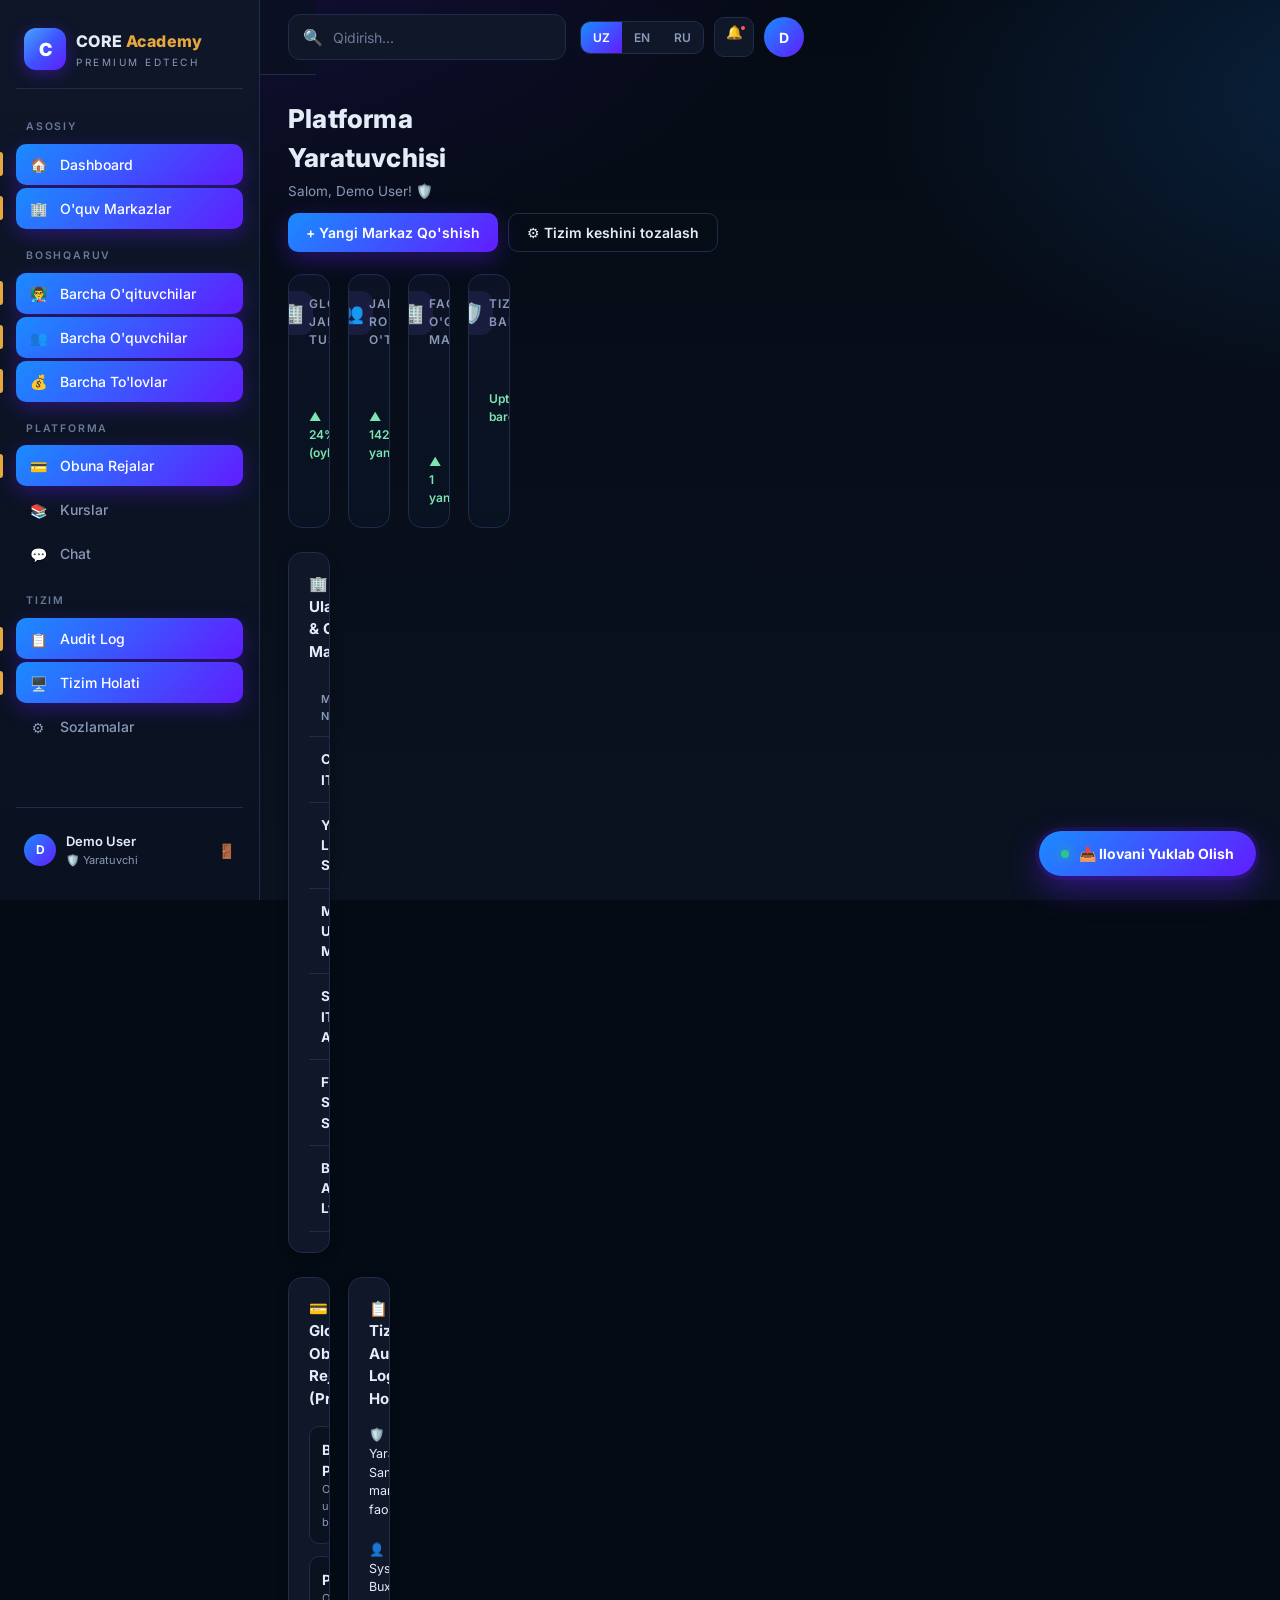
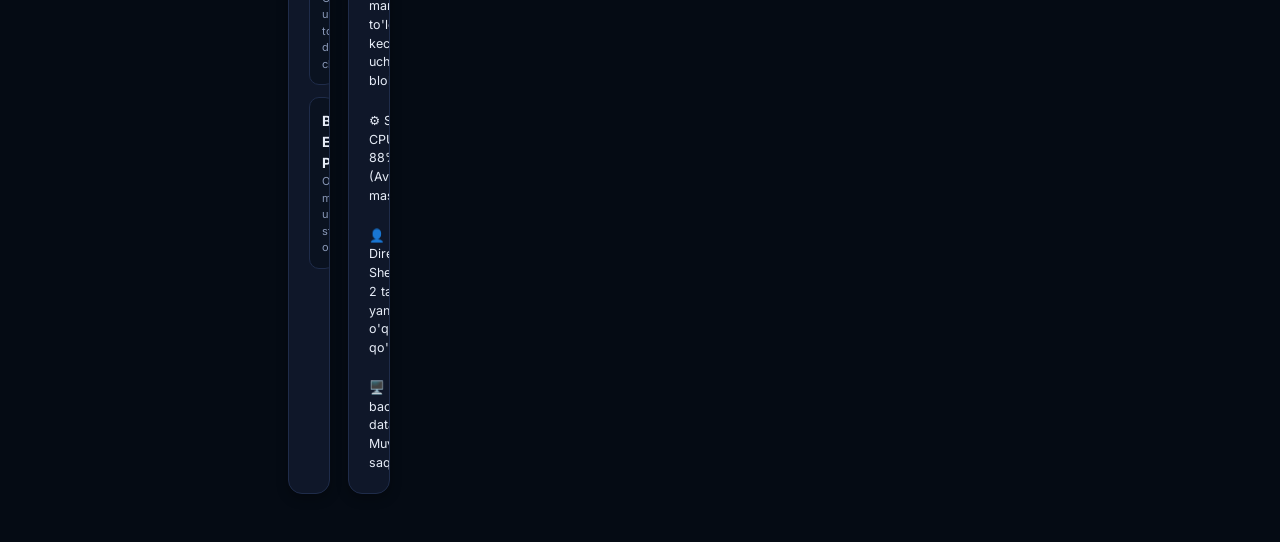
<file: pages/creator.html>
<!DOCTYPE html>
<html lang="uz">
<head>
  <meta charset="UTF-8">
  <meta name="viewport" content="width=device-width, initial-scale=1.0">
  <title>Yaratuvchi Paneli — CORE Academy Global</title>
  <link rel="stylesheet" href="../css/theme.css">
</head>
<body>
  <div class="app">
    <!-- Sidebar -->
    <aside class="sidebar" id="sidebar">
      <!-- Generated by app.js -->
    </aside>

    <!-- Main Content -->
    <main class="main">
      <!-- Topbar -->
      <header class="topbar" id="topbar">
        <!-- Generated by app.js -->
      </header>

      <!-- Content Area -->
      <section class="content">
        <div class="page-title">
          <div>
            <h1 id="welcomeTitle">Platforma Yaratuvchisi</h1>
            <p id="welcomeSubtitle">Salom, Yaratuvchi! 🛡️</p>
          </div>
          <div class="actions">
            <button onclick="showToast('Yangi ta\'lim markazi qo\'shildi', 'success')" class="btn btn-primary">+ Yangi Markaz Qo'shish</button>
            <button onclick="showToast('Tizim kesh tozalash muvaffaqiyatli', 'info')" class="btn btn-ghost">⚙️ Tizim keshini tozalash</button>
          </div>
        </div>

        <!-- Stats Grid (Platform-wide stats) -->
        <div class="grid grid-4 stagger mb-3">
          <div class="stat">
            <div class="lbl">Global jami tushum</div>
            <div class="val">$48,900</div>
            <div class="delta" style="color:var(--green-light)">▲ 24% (oylik)</div>
            <div class="ico">🏢</div>
          </div>
          <div class="stat">
            <div class="lbl">Jami ro'yxatdan o'tganlar</div>
            <div class="val">3,850</div>
            <div class="delta">▲ 142 yangi</div>
            <div class="ico">👥</div>
          </div>
          <div class="stat">
            <div class="lbl">Faol o'quv markazlari</div>
            <div class="val">8 ta</div>
            <div class="delta">▲ 1 yangi</div>
            <div class="ico">🏢</div>
          </div>
          <div class="stat">
            <div class="lbl">Tizim barqarorligi</div>
            <div class="val">99.98%</div>
            <div class="delta">Uptime barqaror</div>
            <div class="ico">🛡️</div>
          </div>
        </div>

        <!-- Education Centers Management -->
        <div class="card card-pad mb-3" id="centers">
          <div class="card-title">
            <h3>🏢 Ulanishlar & O'quv Markazlari</h3>
          </div>
          <table>
            <thead>
              <tr>
                <th>Markaz Nomi</th>
                <th>Mas'ul (Boshliq)</th>
                <th>O'quvchilar</th>
                <th>O'qituvchilar</th>
                <th>Obuna Narxi</th>
                <th>Holati</th>
                <th>Amal</th>
              </tr>
            </thead>
            <tbody>
              <tr>
                <td style="font-weight:700">Chilonzor IT Center</td>
                <td>Sherzod Karimov</td>
                <td>840 ta</td>
                <td>28 ta</td>
                <td>$29.99/oy</td>
                <td><span class="pill green">Faol</span></td>
                <td>
                  <button onclick="showToast('Markaz sozlamalari', 'info')" class="btn btn-sm btn-ghost">Sozlash</button>
                </td>
              </tr>
              <tr>
                <td style="font-weight:700">Yunusobod Language School</td>
                <td>Nodira Malikova</td>
                <td>620 ta</td>
                <td>18 ta</td>
                <td>$29.99/oy</td>
                <td><span class="pill green">Faol</span></td>
                <td>
                  <button onclick="showToast('Markaz sozlamalari', 'info')" class="btn btn-sm btn-ghost">Sozlash</button>
                </td>
              </tr>
              <tr>
                <td style="font-weight:700">Mirzo Ulug'bek Math Club</td>
                <td>Javlon Mansurov</td>
                <td>410 ta</td>
                <td>12 ta</td>
                <td>$19.99/oy</td>
                <td><span class="pill green">Faol</span></td>
                <td>
                  <button onclick="showToast('Markaz sozlamalari', 'info')" class="btn btn-sm btn-ghost">Sozlash</button>
                </td>
              </tr>
              <tr>
                <td style="font-weight:700">Samarqand IT Academy</td>
                <td>Ulug'bek G'ofurov</td>
                <td>1,120 ta</td>
                <td>34 ta</td>
                <td>$49.99/oy</td>
                <td><span class="pill green">Faol</span></td>
                <td>
                  <button onclick="showToast('Markaz sozlamalari', 'info')" class="btn btn-sm btn-ghost">Sozlash</button>
                </td>
              </tr>
              <tr>
                <td style="font-weight:700">Farg'ona Smart School</td>
                <td>Aziz Rahmatov</td>
                <td>380 ta</td>
                <td>14 ta</td>
                <td>$29.99/oy</td>
                <td><span class="pill gold">Qarzdorlik</span></td>
                <td>
                  <button onclick="showToast('Markaz sozlamalari', 'info')" class="btn btn-sm btn-ghost">Sozlash</button>
                </td>
              </tr>
              <tr>
                <td style="font-weight:700">Buxoro Academic Lyceum</td>
                <td>Sitora Axmedova</td>
                <td>480 ta</td>
                <td>16 ta</td>
                <td>$29.99/oy</td>
                <td><span class="pill red">Bloklangan</span></td>
                <td>
                  <button onclick="showToast('Markaz sozlamalari', 'info')" class="btn btn-sm btn-ghost">Sozlash</button>
                </td>
              </tr>
            </tbody>
          </table>
        </div>

        <!-- Global Subscription Plans -->
        <div class="grid grid-2 mb-3" id="plans">
          <div class="card card-pad">
            <div class="card-title">
              <h3>💳 Global Obuna Rejalari (Pricing)</h3>
              <button onclick="showToast('Yangi reja yaratish', 'info')" class="btn btn-sm btn-ghost">+ Yangi reja</button>
            </div>
            <div style="display:flex; flex-direction:column; gap:12px">
              <div style="display:flex; justify-content:space-between; align-items:center; padding:12px; background:var(--bg-1); border:1px solid var(--border); border-radius:10px">
                <div>
                  <h4 style="font-size:14px">Bepul Plan</h4>
                  <p style="font-size:11px; color:var(--muted)">O'quvchilar uchun 2 ta bepul dars</p>
                </div>
                <div style="font-weight:700; color:var(--green)">$0.00</div>
              </div>
              <div style="display:flex; justify-content:space-between; align-items:center; padding:12px; background:var(--bg-1); border:1px solid var(--border); border-radius:10px">
                <div>
                  <h4 style="font-size:14px">Pro Plan</h4>
                  <p style="font-size:11px; color:var(--muted)">O'quvchilar uchun to'liq darslar & chat</p>
                </div>
                <div style="font-weight:700; color:var(--blue)">$9.99/oy</div>
              </div>
              <div style="display:flex; justify-content:space-between; align-items:center; padding:12px; background:var(--bg-1); border:1px solid var(--border); border-radius:10px">
                <div>
                  <h4 style="font-size:14px">Boshliq Enterprise Plan</h4>
                  <p style="font-size:11px; color:var(--muted)">O'quv markazlari uchun standart obuna</p>
                </div>
                <div style="font-weight:700; color:var(--gold)">$29.99/oy</div>
              </div>
            </div>
          </div>

          <!-- System Audit Log & Health -->
          <div class="card card-pad" id="audit">
            <div class="card-title">
              <h3>📋 Tizim Audit Log & Holati</h3>
            </div>
            <div style="display:flex; flex-direction:column; gap:12px; font-size:12.5px" id="health">
              <div style="display:flex; justify-content:space-between; border-bottom:1px solid var(--border); padding-bottom:8px">
                <span style="color:var(--text)">🛡️ Yaratuvchi: Samarqand markazini faollashtirdi</span>
                <span style="color:var(--muted)">10 daqiqa oldin</span>
              </div>
              <div style="display:flex; justify-content:space-between; border-bottom:1px solid var(--border); padding-bottom:8px">
                <span style="color:var(--text)">👤 System: Buxoro markazi to'lov kechikkani uchun bloklandi</span>
                <span style="color:var(--muted)">1 soat oldin</span>
              </div>
              <div style="display:flex; justify-content:space-between; border-bottom:1px solid var(--border); padding-bottom:8px">
                <span style="color:var(--text)">⚙️ System: CPU yuklamasi 88% ga yetdi (Avtomatik masshtablandi)</span>
                <span style="color:var(--muted)">3 soat oldin</span>
              </div>
              <div style="display:flex; justify-content:space-between; border-bottom:1px solid var(--border); padding-bottom:8px">
                <span style="color:var(--text)">👤 Director Sherzod: 2 ta yangi o'qituvchi qo'shdi</span>
                <span style="color:var(--muted)">Kecha, 18:14</span>
              </div>
              <div style="display:flex; justify-content:space-between">
                <span style="color:var(--text)">🖥️ System backup database: Muvaffaqiyatli saqlandi</span>
                <span style="color:var(--muted)">Bugun, 04:00</span>
              </div>
            </div>
          </div>
        </div>
      </section>
    </main>
  </div>

  <!-- Scripts -->
  <script src="../js/app.js"></script>
  <script>
    document.addEventListener('DOMContentLoaded', () => {
      initDashboardPage('creator');
      
      const user = getCurrentUser();
      if (user) {
        document.getElementById('welcomeSubtitle').innerText = `Salom, ${user.name}! 🛡️`;
      }
    });
  </script>
</body>
</html>
</file>
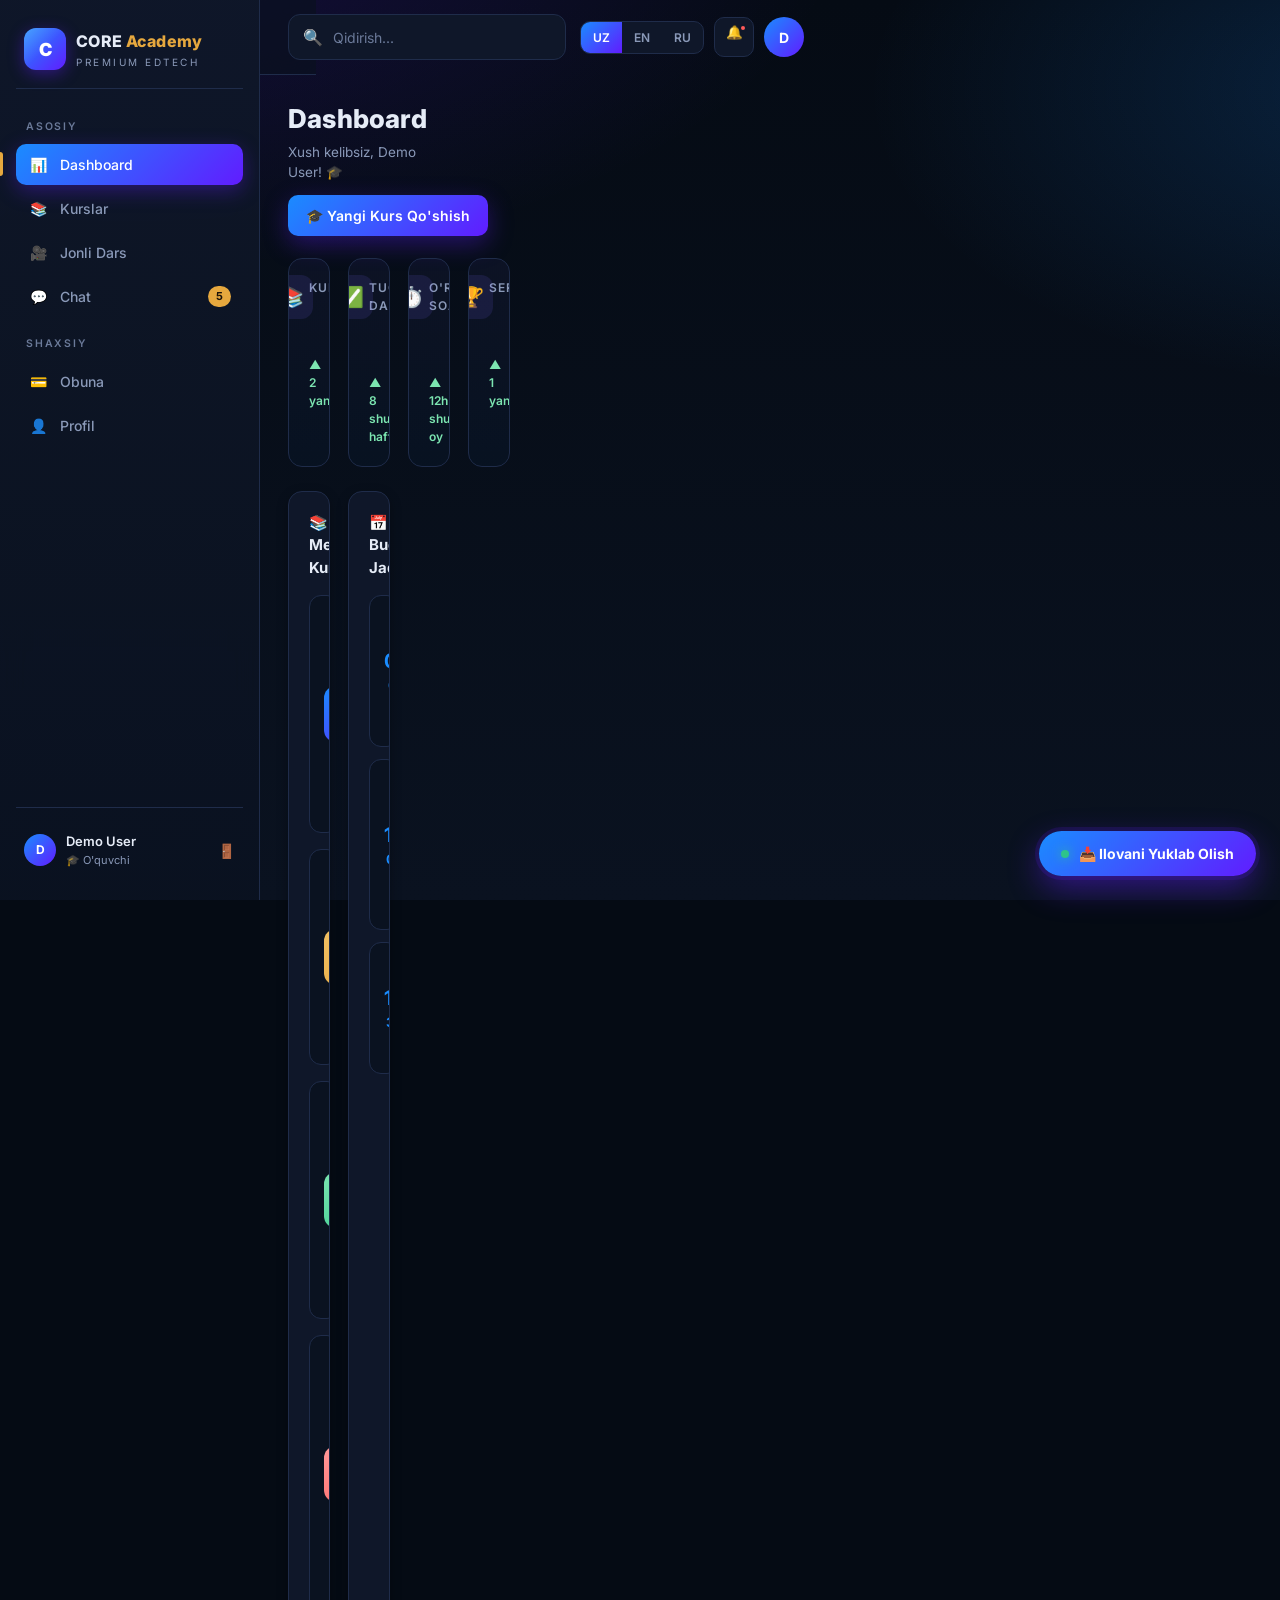
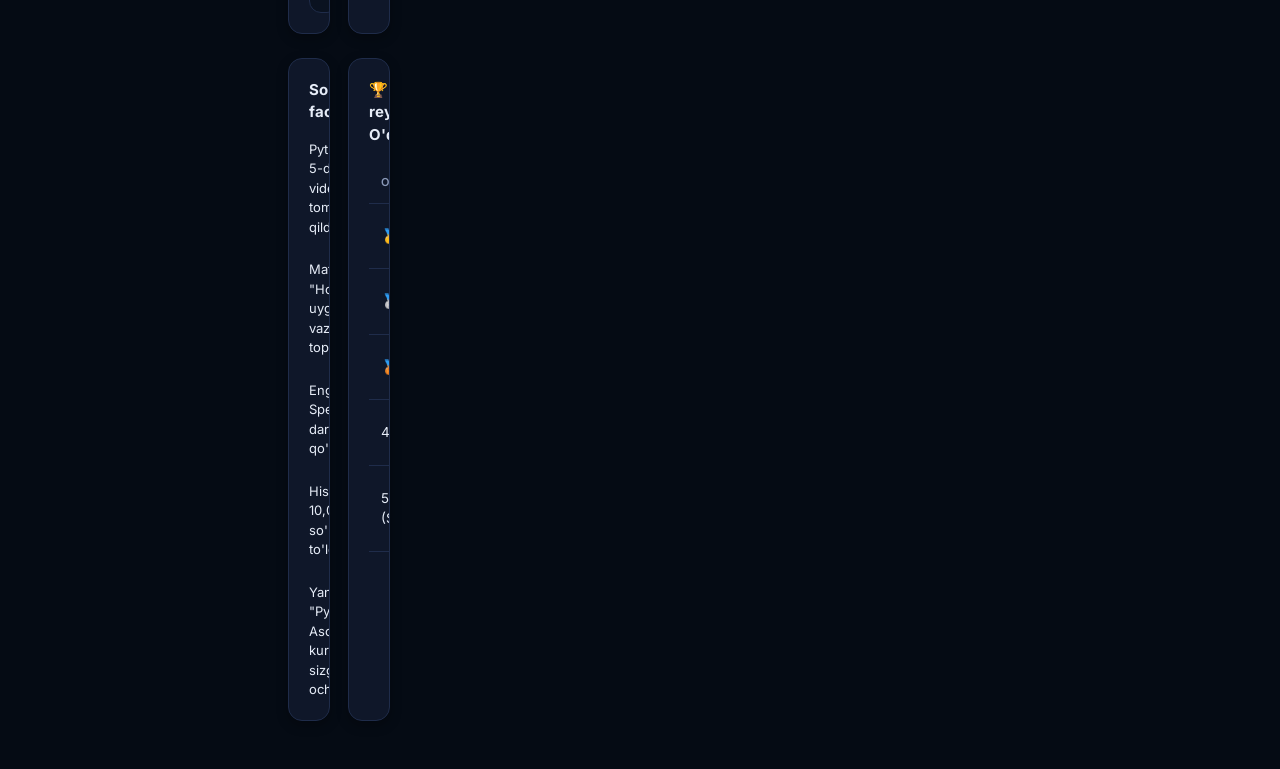
<file: pages/dashboard.html>
<!DOCTYPE html>
<html lang="uz">
<head>
  <meta charset="UTF-8">
  <meta name="viewport" content="width=device-width, initial-scale=1.0">
  <title>O'quvchi Paneli — CORE Academy</title>
  <link rel="stylesheet" href="../css/theme.css">
</head>
<body>
  <div class="app">
    <!-- Sidebar -->
    <aside class="sidebar" id="sidebar">
      <!-- Generated by app.js -->
    </aside>

    <!-- Main Content -->
    <main class="main">
      <!-- Topbar -->
      <header class="topbar" id="topbar">
        <!-- Generated by app.js -->
      </header>

      <!-- Content Area -->
      <section class="content">
        <div class="page-title">
          <div>
            <h1 id="welcomeTitle">Dashboard</h1>
            <p id="welcomeSubtitle">Xush kelibsiz! 🎓</p>
          </div>
          <div class="actions">
            <a href="courses.html" class="btn btn-primary">🎓 Yangi Kurs Qo'shish</a>
          </div>
        </div>

        <!-- Stats Grid -->
        <div class="grid grid-4 stagger mb-3">
          <div class="stat">
            <div class="lbl">Kurslarim</div>
            <div class="val">6</div>
            <div class="delta">▲ 2 yangi</div>
            <div class="ico">📚</div>
          </div>
          <div class="stat">
            <div class="lbl">Tugatilgan darslar</div>
            <div class="val">24</div>
            <div class="delta">▲ 8 shu hafta</div>
            <div class="ico">✅</div>
          </div>
          <div class="stat">
            <div class="lbl">O'rganish soatlari</div>
            <div class="val">48h</div>
            <div class="delta">▲ 12h shu oy</div>
            <div class="ico">⏱️</div>
          </div>
          <div class="stat">
            <div class="lbl">Sertifikatlar</div>
            <div class="val">3</div>
            <div class="delta">▲ 1 yangi</div>
            <div class="ico">🏆</div>
          </div>
        </div>

        <!-- Two-column row: Courses & Today's Schedule -->
        <div class="grid grid-2-1 mb-3">
          <!-- Left: My Courses -->
          <div class="card card-pad">
            <div class="card-title">
              <h3>📚 Mening Kurslarim</h3>
              <a href="courses.html">Barchasini ko'rish</a>
            </div>
            
            <div style="display:flex; flex-direction:column; gap:16px;">
              <!-- Course 1 -->
              <div class="lesson">
                <div class="thumb">E2</div>
                <div class="info">
                  <h4>English B2 Intermediate</h4>
                  <p style="margin-bottom:8px">Ustoz: Sarah Johnson · 42 dars</p>
                  <div style="display:flex;align-items:center;gap:10px">
                    <div class="bar-track" style="flex:1">
                      <div class="bar-fill" style="width: 75%"></div>
                    </div>
                    <span style="font-size:12px;font-weight:700">75%</span>
                  </div>
                </div>
                <a href="courses.html?course=english" class="btn btn-sm btn-ghost">Davom etish</a>
              </div>

              <!-- Course 2 -->
              <div class="lesson">
                <div class="thumb" style="background:var(--grad-gold)">M</div>
                <div class="info">
                  <h4>Kengaytirilgan Matematika</h4>
                  <p style="margin-bottom:8px">Ustoz: Ahmad Karimov · 36 dars</p>
                  <div style="display:flex;align-items:center;gap:10px">
                    <div class="bar-track" style="flex:1">
                      <div class="bar-fill gold" style="width: 45%"></div>
                    </div>
                    <span style="font-size:12px;font-weight:700">45%</span>
                  </div>
                </div>
                <a href="courses.html?course=math" class="btn btn-sm btn-ghost">Davom etish</a>
              </div>

              <!-- Course 3 -->
              <div class="lesson">
                <div class="thumb" style="background:var(--grad-green)">Py</div>
                <div class="info">
                  <h4>Python Dasturlash Asoslari</h4>
                  <p style="margin-bottom:8px">Ustoz: Alex Lee · 50 dars</p>
                  <div style="display:flex;align-items:center;gap:10px">
                    <div class="bar-track" style="flex:1">
                      <div class="bar-fill green" style="width: 30%"></div>
                    </div>
                    <span style="font-size:12px;font-weight:700">30%</span>
                  </div>
                </div>
                <a href="courses.html?course=python" class="btn btn-sm btn-ghost">Davom etish</a>
              </div>

              <!-- Course 4 -->
              <div class="lesson">
                <div class="thumb" style="background:var(--grad-red)">K</div>
                <div class="info">
                  <h4>Koreys Tili (Topik I)</h4>
                  <p style="margin-bottom:8px">Ustoz: Kim Soo-jin · 30 dars</p>
                  <div style="display:flex;align-items:center;gap:10px">
                    <div class="bar-track" style="flex:1">
                      <div class="bar-fill red" style="width: 10%"></div>
                    </div>
                    <span style="font-size:12px;font-weight:700">10%</span>
                  </div>
                </div>
                <a href="courses.html?course=korean" class="btn btn-sm btn-ghost">Davom etish</a>
              </div>
            </div>
          </div>

          <!-- Right: Today's Schedule -->
          <div class="card card-pad">
            <div class="card-title">
              <h3>📅 Bugungi Jadval</h3>
            </div>
            
            <div style="display:flex; flex-direction:column; gap:12px">
              <!-- Event 1 -->
              <div class="evt">
                <div class="time">
                  <span class="h">09</span>00
                </div>
                <div class="bar"></div>
                <div class="det">
                  <h5>English B2 Speaking</h5>
                  <p>🟢 Jonli dars (Online)</p>
                </div>
              </div>

              <!-- Event 2 -->
              <div class="evt">
                <div class="time">
                  <span class="h">14</span>00
                </div>
                <div class="bar" style="background:var(--grad-gold)"></div>
                <div class="det">
                  <h5>Python Lab-ishlari</h5>
                  <p>💻 Amaliy dars (Lab 2)</p>
                </div>
              </div>

              <!-- Event 3 -->
              <div class="evt">
                <div class="time">
                  <span class="h">16</span>30
                </div>
                <div class="bar" style="background:var(--grad-red)"></div>
                <div class="det">
                  <h5>Matematika Test</h5>
                  <p>📝 Haftalik imtihon (Oflayn)</p>
                </div>
              </div>
            </div>
          </div>
        </div>

        <!-- Second Row: Recent Activities & Leaderboard -->
        <div class="grid grid-2 mb-3">
          <!-- Recent Activity -->
          <div class="card card-pad">
            <div class="card-title">
              <h3>So'nggi faoliyatlar</h3>
            </div>
            <div style="display:flex; flex-direction:column; gap:14px">
              <div style="display:flex;justify-content:space-between;font-size:13px;border-bottom:1px solid var(--border);padding-bottom:8px">
                <span style="color:var(--text)">Python 5-dars videosini tomosha qildingiz</span>
                <span style="color:var(--muted)">10 daqiqa oldin</span>
              </div>
              <div style="display:flex;justify-content:space-between;font-size:13px;border-bottom:1px solid var(--border);padding-bottom:8px">
                <span style="color:var(--text)">Matematika: "Hosilalar" uyga vazifasini topshirdingiz</span>
                <span style="color:var(--muted)">2 soat oldin</span>
              </div>
              <div style="display:flex;justify-content:space-between;font-size:13px;border-bottom:1px solid var(--border);padding-bottom:8px">
                <span style="color:var(--text)">English: Speaking darsiga qo'shildingiz</span>
                <span style="color:var(--muted)">Bugun, 09:00</span>
              </div>
              <div style="display:flex;justify-content:space-between;font-size:13px;border-bottom:1px solid var(--border);padding-bottom:8px">
                <span style="color:var(--text)">Hisobingiz 10,000 so'mga to'ldirildi</span>
                <span style="color:var(--muted)">Kecha</span>
              </div>
              <div style="display:flex;justify-content:space-between;font-size:13px">
                <span style="color:var(--text)">Yangi "Python Asoslari" kursi sizga ochildi</span>
                <span style="color:var(--muted)">3 kun oldin</span>
              </div>
            </div>
          </div>

          <!-- Leaderboard -->
          <div class="card card-pad">
            <div class="card-title">
              <h3>🏆 Oylik reyting (Top O'quvchilar)</h3>
            </div>
            <table>
              <thead>
                <tr>
                  <th>O'rin</th>
                  <th>O'quvchi</th>
                  <th>Guruh</th>
                  <th>Ball</th>
                </tr>
              </thead>
              <tbody>
                <tr>
                  <td>🥇 1</td>
                  <td>
                    <div class="user-cell">
                      <div class="avatar sm gold">SL</div>
                      <span>Sardor Aliyev</span>
                    </div>
                  </td>
                  <td>Python-01</td>
                  <td style="font-weight:700;color:var(--gold)">1240 XP</td>
                </tr>
                <tr>
                  <td>🥈 2</td>
                  <td>
                    <div class="user-cell">
                      <div class="avatar sm">MK</div>
                      <span>Madina Karilova</span>
                    </div>
                  </td>
                  <td>IELTS-B2</td>
                  <td style="font-weight:700">1180 XP</td>
                </tr>
                <tr>
                  <td>🥉 3</td>
                  <td>
                    <div class="user-cell">
                      <div class="avatar sm">DO</div>
                      <span>Doston Oripov</span>
                    </div>
                  </td>
                  <td>Math-Plus</td>
                  <td style="font-weight:700">1120 XP</td>
                </tr>
                <tr>
                  <td>4</td>
                  <td>
                    <div class="user-cell">
                      <div class="avatar sm">NZ</div>
                      <span>Nigora Ziyodova</span>
                    </div>
                  </td>
                  <td>Korean-A1</td>
                  <td style="font-weight:700">950 XP</td>
                </tr>
                <tr>
                  <td>5 (Siz)</td>
                  <td>
                    <div class="user-cell">
                      <div class="avatar sm green" id="selfAvatar">U</div>
                      <span id="selfName" style="color:var(--green)">Siz</span>
                    </div>
                  </td>
                  <td>IELTS-B2</td>
                  <td style="font-weight:700;color:var(--green)">920 XP</td>
                </tr>
              </tbody>
            </table>
          </div>
        </div>
      </section>
    </main>
  </div>

  <!-- Scripts -->
  <script src="../js/app.js"></script>
  <script>
    document.addEventListener('DOMContentLoaded', () => {
      initDashboardPage('student');
      
      // Customize name in subtitle & leaderboard
      const user = getCurrentUser();
      if (user) {
        document.getElementById('welcomeTitle').innerText = 'Dashboard';
        document.getElementById('welcomeSubtitle').innerText = `Xush kelibsiz, ${user.name}! 🎓`;
        document.getElementById('selfName').innerText = `${user.name} (Siz)`;
        document.getElementById('selfAvatar').innerText = user.name.charAt(0).toUpperCase();
      }
    });
  </script>
</body>
</html>
</file>
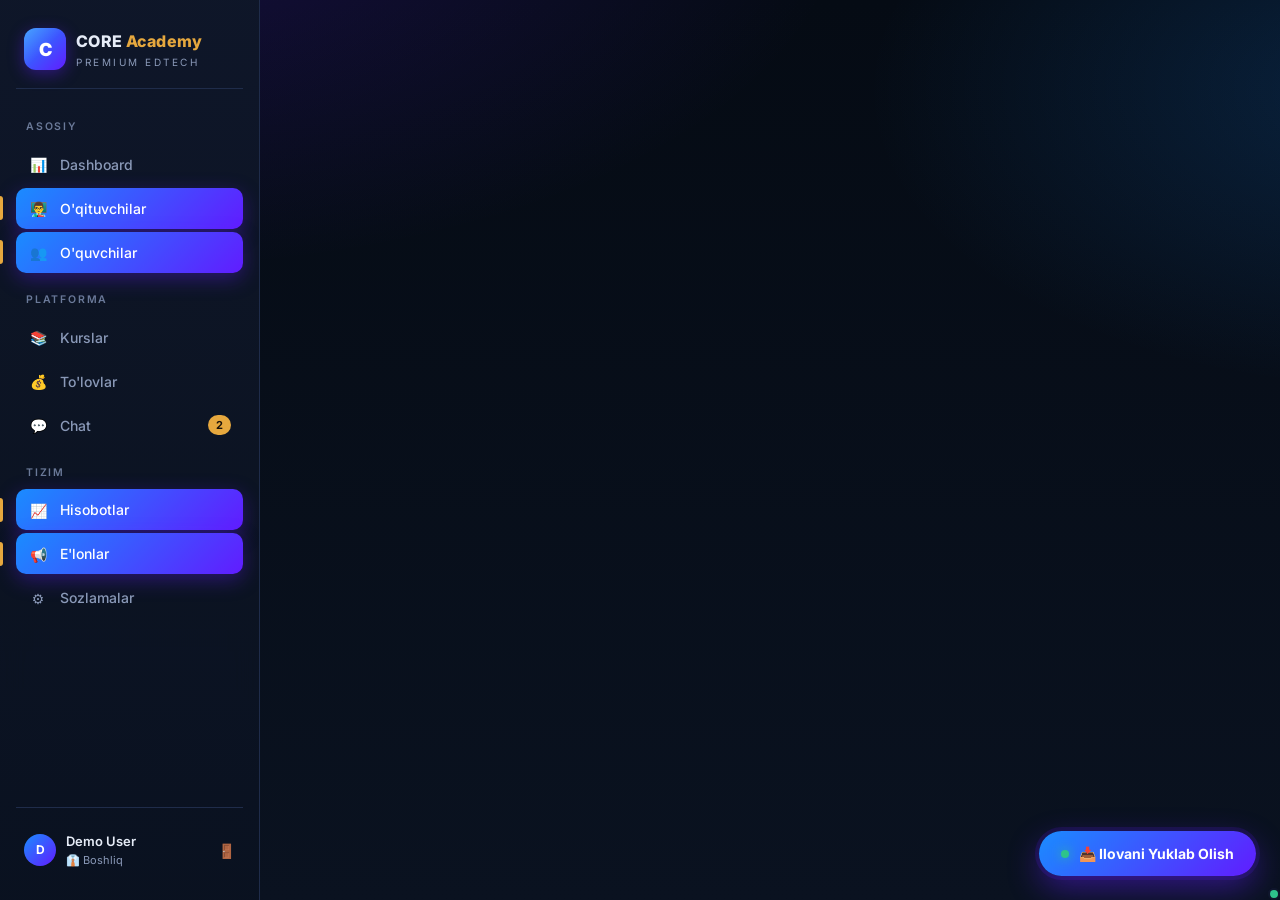
<file: pages/live-lesson.html>
<!DOCTYPE html>
<html lang="uz">
<head>
  <meta charset="UTF-8">
  <meta name="viewport" content="width=device-width, initial-scale=1.0">
  <title>Jonli Dars Xonasi — CORE Academy</title>
  <link rel="stylesheet" href="../css/theme.css">
  <style>
    /* Whiteboard custom CSS */
    .whiteboard-container {
      position: absolute;
      inset: 0;
      background: #111;
      display: none;
      flex-direction: column;
      z-index: 5;
    }
    .whiteboard-container.active {
      display: flex;
    }
    #whiteboardCanvas {
      flex: 1;
      background: #fafafa;
      cursor: crosshair;
    }
    .wb-controls {
      display: flex;
      gap: 10px;
      padding: 8px 16px;
      background: var(--panel);
      border-bottom: 1px solid var(--border);
      align-items: center;
    }
  </style>
</head>
<body>
  <div class="app">
    <!-- Sidebar -->
    <aside class="sidebar" id="sidebar">
      <!-- Generated by app.js -->
    </aside>

    <!-- Main Content -->
    <main class="main" style="height:100vh; overflow:hidden">
      <!-- Topbar -->
      <header class="topbar" id="topbar">
        <!-- Generated by app.js -->
      </header>

      <!-- Live Lesson Room -->
      <div class="lesson-room">
        <!-- Left: Video / Whiteboard Area -->
        <div class="lesson-video">
          <!-- Spotlight / Camera preview -->
          <div class="video-area" id="mainVideoSpotlight">
            <div class="teacher-cam" id="teacherCamVisual">👨‍🏫</div>
            <div style="position:absolute; bottom:20px; left:20px; background:rgba(0,0,0,0.6); padding:4px 10px; border-radius:6px; font-size:12px">
              Ustoz: Alex Lee (Jonli Efir)
            </div>
            <div style="position:absolute; top:20px; right:20px; display:flex; gap:8px">
              <span class="pill red">● REC</span>
              <span class="pill blue">00:42:15</span>
            </div>
          </div>

          <!-- Interactive Whiteboard Canvas -->
          <div class="whiteboard-container" id="whiteboardWrapper">
            <div class="wb-controls">
              <span style="color:var(--text); font-weight:600; font-size:13px; margin-right:10px">✏️ Interaktiv Doska</span>
              <input type="color" id="brushColor" value="#1A8CFF" style="width:30px; height:24px; border:0; background:transparent">
              <input type="range" id="brushSize" min="1" max="15" value="3" style="width:70px">
              <button onclick="clearWhiteboard()" class="btn btn-sm btn-ghost" style="margin-left:auto">Tozalash</button>
              <button onclick="toggleWhiteboard(false)" class="btn btn-sm btn-red">Darsga qaytish</button>
            </div>
            <canvas id="whiteboardCanvas"></canvas>
          </div>

          <!-- Bottom: Video Room Controls -->
          <div class="video-controls">
            <button onclick="toggleControl('mic', this)" title="Mikrofon">🎤</button>
            <button onclick="toggleControl('camera', this)" title="Kamera">📷</button>
            <button onclick="toggleControl('screen', this)" title="Ekranni ulash">🖥️</button>
            <button onclick="toggleWhiteboard(true)" title="Doska" class="btn-outline-brand" style="border-radius:50%">✏️</button>
            <button onclick="showToast('Siz qo\'l ko\'tardingiz. Ustozga xabar berildi', 'info')" title="Qo'l ko'tarish">✋</button>
            <button onclick="leaveRoom()" class="danger" title="Darsdan chiqish">🚪</button>
          </div>
        </div>

        <!-- Right: In-class Chat & Participant List -->
        <div class="lesson-sidebar">
          <div class="card-title" style="padding:14px; border-bottom:1px solid var(--border); margin-bottom:0">
            <h3>👥 Darsdagi faollar</h3>
          </div>
          <div style="padding:10px; display:flex; gap:4px; overflow-x:auto; border-bottom:1px solid var(--border)">
            <span class="avatar sm online" title="Sardor Aliyev">SA</span>
            <span class="avatar sm online" title="Madina Karilova">MK</span>
            <span class="avatar sm online" title="Doston Oripov">DO</span>
            <span class="avatar sm online" title="Nigora Ziyodova">NZ</span>
            <span class="avatar sm" title="Bekzod Komilov">BK</span>
          </div>

          <div style="flex:1; display:flex; flex-direction:column; overflow:hidden">
            <div class="card-title" style="padding:14px 14px 6px; margin-bottom:0">
              <h3>💬 Sinf Xonasi Chati</h3>
            </div>
            
            <!-- Class chat feed -->
            <div style="flex:1; overflow-y:auto; padding:14px; display:flex; flex-direction:column; gap:8px" id="classChatArea">
              <div class="msg them" style="max-width:90%">
                <div style="font-size:10px; color:var(--gold); font-weight:700">Doston Oripov</div>
                <div>Assalomu alaykum ustoz, ovozingiz yaxshi eshitilyapti!</div>
                <span class="t">09:02</span>
              </div>
              <div class="msg them" style="max-width:90%">
                <div style="font-size:10px; color:var(--gold); font-weight:700">Madina Karilova</div>
                <div>Bugungi dars mavzusi bo'yicha slaydlarni yuklaysizmi?</div>
                <span class="t">09:05</span>
              </div>
            </div>

            <!-- Class chat input -->
            <div class="chat-foot" style="border-top:1px solid var(--border)">
              <input type="text" placeholder="Guruhga yozish..." id="classChatInput" onkeydown="handleClassChatKey(event)">
              <button class="ic send" onclick="sendClassChatMessage()">➔</button>
            </div>
          </div>
        </div>
      </div>
    </main>
  </div>

  <!-- Scripts -->
  <script src="../js/app.js"></script>
  <script>
    let isDrawing = false;
    let canvas, ctx;
    let micActive = true;
    let cameraActive = true;
    let screenActive = false;

    document.addEventListener('DOMContentLoaded', () => {
      const user = getCurrentUser() || { role: 'student' };
      initDashboardPage(user.role);

      // Initialize canvas
      canvas = document.getElementById('whiteboardCanvas');
      ctx = canvas.getContext('2d');
      setupCanvasListeners();

      // Attendance Notification
      setTimeout(() => {
        showToast("Davomat: Jonli darsdagi ishtirokingiz tasdiqlandi. 🟢", "success");
      }, 3000);
    });

    // Control toggles
    function toggleControl(type, btn) {
      if (type === 'mic') {
        micActive = !micActive;
        btn.classList.toggle('active', !micActive);
        btn.innerText = micActive ? '🎤' : '🎙️';
        showToast(micActive ? 'Mikrofon yoqildi' : 'Mikrofon o\'chirildi', micActive ? 'success' : 'warning');
      } else if (type === 'camera') {
        cameraActive = !cameraActive;
        btn.classList.toggle('active', !cameraActive);
        btn.innerText = cameraActive ? '📷' : '📹';
        document.getElementById('teacherCamVisual').style.display = cameraActive ? 'grid' : 'none';
        showToast(cameraActive ? 'Kamera yoqildi' : 'Kamera o\'chirildi', cameraActive ? 'success' : 'warning');
      } else if (type === 'screen') {
        screenActive = !screenActive;
        btn.classList.toggle('active', screenActive);
        showToast(screenActive ? 'Ekraningiz ulashilmoqda' : 'Ekranni ulashish to\'xtatildi', 'info');
      }
    }

    // Toggle whiteboard
    function toggleWhiteboard(show) {
      const wrapper = document.getElementById('whiteboardWrapper');
      if (show) {
        wrapper.classList.add('active');
        // Fit canvas to screen
        canvas.width = canvas.parentElement.clientWidth;
        canvas.height = canvas.parentElement.clientHeight - 40;
      } else {
        wrapper.classList.remove('active');
      }
    }

    // Whiteboard Canvas Drawing Logic
    function setupCanvasListeners() {
      canvas.addEventListener('mousedown', (e) => {
        isDrawing = true;
        ctx.beginPath();
        ctx.moveTo(e.offsetX, e.offsetY);
      });
      canvas.addEventListener('mousemove', (e) => {
        if (!isDrawing) return;
        ctx.lineTo(e.offsetX, e.offsetY);
        ctx.strokeStyle = document.getElementById('brushColor').value;
        ctx.lineWidth = document.getElementById('brushSize').value;
        ctx.lineCap = 'round';
        ctx.stroke();
      });
      canvas.addEventListener('mouseup', () => isDrawing = false);
      canvas.addEventListener('mouseleave', () => isDrawing = false);
    }

    function clearWhiteboard() {
      ctx.clearRect(0, 0, canvas.width, canvas.height);
      showToast('Doska tozalandi', 'info');
    }

    function leaveRoom() {
      showToast('Jonli darsni tark etdingiz.', 'warning');
      setTimeout(() => {
        const user = getCurrentUser() || { role: 'student' };
        window.location.href = ROLES[user.role].dashboard;
      }, 1000);
    }

    // In-class chat
    function sendClassChatMessage() {
      const input = document.getElementById('classChatInput');
      const text = input.value.trim();
      if (!text) return;

      const user = getCurrentUser() || { name: 'Siz' };
      const chatArea = document.getElementById('classChatArea');
      const now = new Date();
      const timeStr = `${String(now.getHours()).padStart(2, '0')}:${String(now.getMinutes()).padStart(2, '0')}`;

      chatArea.innerHTML += `
        <div class="msg me" style="max-width:90%">
          <div>${text}</div>
          <span class="t">${timeStr}</span>
        </div>
      `;

      input.value = '';
      chatArea.scrollTop = chatArea.scrollHeight;

      // Simulated teacher reply
      setTimeout(() => {
        chatArea.innerHTML += `
          <div class="msg them" style="max-width:90%">
            <div style="font-size:10px; color:var(--violet-light); font-weight:700">Ustoz Alex Lee</div>
            <div>Juda yaxshi savol, ${user.name}! Hozir doskada shu misolni yechib ko'rsataman.</div>
            <span class="t">${timeStr}</span>
          </div>
        `;
        chatArea.scrollTop = chatArea.scrollHeight;
        showToast("Ustoz xabar yozdi", "info");
      }, 2000);
    }

    function handleClassChatKey(event) {
      if (event.key === 'Enter') {
        sendClassChatMessage();
      }
    }
  </script>
</body>
</html>
</file>
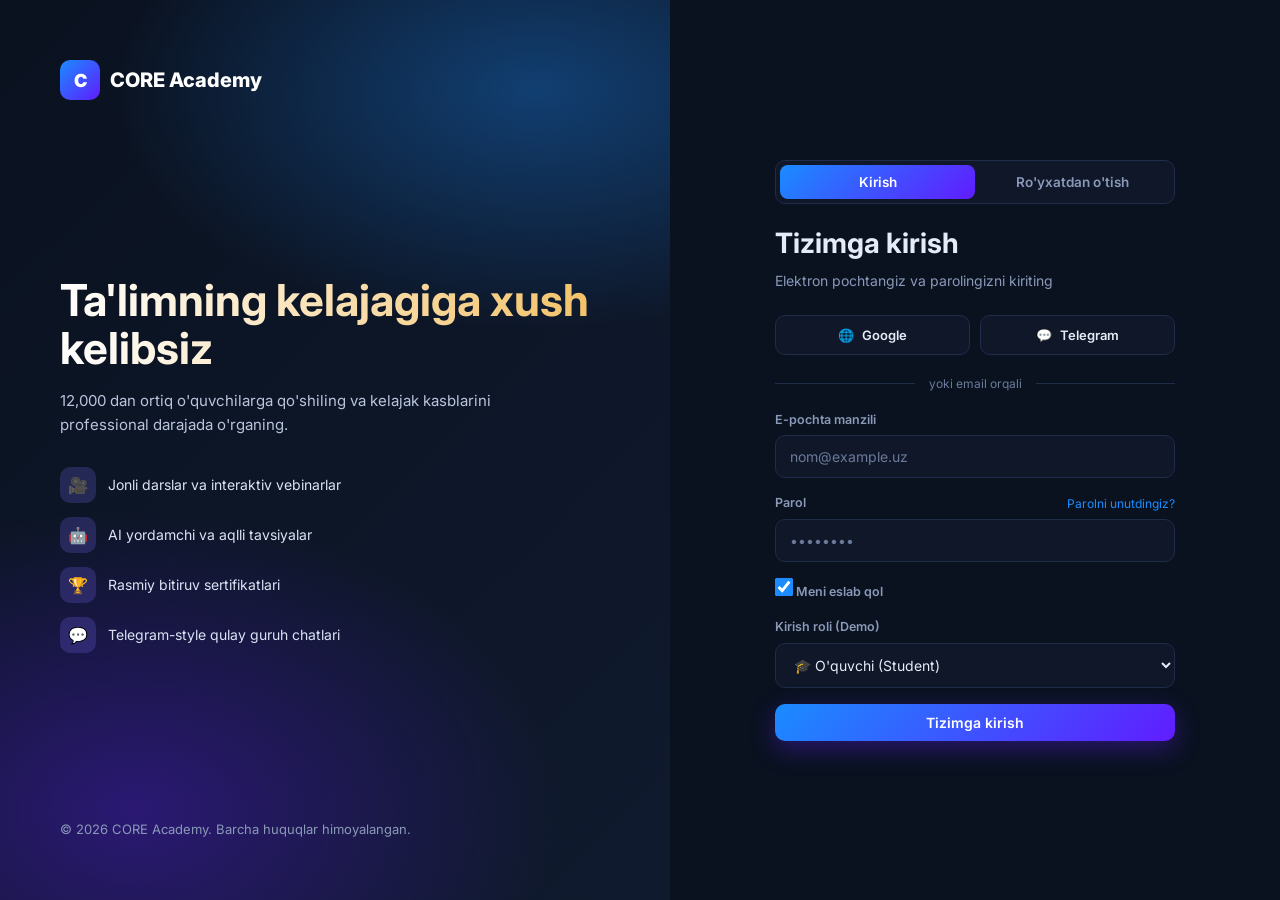
<file: pages/login.html>
<!DOCTYPE html>
<html lang="uz">
<head>
  <meta charset="UTF-8">
  <meta name="viewport" content="width=device-width, initial-scale=1.0">
  <title>Kirish / Ro'yxatdan O'tish — CORE Academy</title>
  <link rel="stylesheet" href="../css/theme.css">
  <style>
    /* Additional custom styling for role selection */
    .role-grid {
      display: grid;
      grid-template-columns: repeat(2, 1fr);
      gap: 12px;
      margin-bottom: 20px;
    }
  </style>
</head>
<body>
  <div class="auth-wrap">
    <!-- Left Side: Brand Showcase -->
    <div class="auth-hero">
      <div style="margin-bottom:auto">
        <div style="display:flex;align-items:center;gap:10px;font-weight:800;font-size:20px;margin-bottom:8px">
          <span style="width:40px;height:40px;border-radius:10px;background:var(--grad-brand);display:grid;place-items:center;color:#fff;font-size:18px;font-weight:900">C</span>
          CORE Academy
        </div>
      </div>
      
      <div style="margin: auto 0">
        <h1>Ta'limning kelajagiga xush kelibsiz</h1>
        <p>12,000 dan ortiq o'quvchilarga qo'shiling va kelajak kasblarini professional darajada o'rganing.</p>
        
        <div class="feats">
          <div>
            <span class="b">🎥</span>
            <span>Jonli darslar va interaktiv vebinarlar</span>
          </div>
          <div>
            <span class="b">🤖</span>
            <span>AI yordamchi va aqlli tavsiyalar</span>
          </div>
          <div>
            <span class="b">🏆</span>
            <span>Rasmiy bitiruv sertifikatlari</span>
          </div>
          <div>
            <span class="b">💬</span>
            <span>Telegram-style qulay guruh chatlari</span>
          </div>
        </div>
      </div>
      
      <div style="margin-top:auto;font-size:13px;color:var(--muted)">
        &copy; 2026 CORE Academy. Barcha huquqlar himoyalangan.
      </div>
    </div>

    <!-- Right Side: Forms (Tabs: Login/Register) -->
    <div class="auth-form">
      <div class="box">
        <!-- Tabs -->
        <div class="tabs" id="authTabs">
          <button class="active" onclick="switchTab('login')">Kirish</button>
          <button onclick="switchTab('register')">Ro'yxatdan o'tish</button>
        </div>

        <!-- LOGIN FORM -->
        <div id="loginForm">
          <h2>Tizimga kirish</h2>
          <div class="sub">Elektron pochtangiz va parolingizni kiriting</div>

          <div class="social-btns">
            <button onclick="socialLogin('Google')"><span>🌐</span> Google</button>
            <button onclick="socialLogin('Telegram')"><span>💬</span> Telegram</button>
          </div>

          <div class="divider">yoki email orqali</div>

          <form onsubmit="handleAuth(event, 'login')">
            <div class="field">
              <label for="loginEmail">E-pochta manzili</label>
              <input type="email" id="loginEmail" placeholder="nom@example.uz" required>
            </div>
            
            <div class="field">
              <div style="display:flex;justify-content:space-between;align-items:center;margin-bottom:6px">
                <label style="margin-bottom:0" for="loginPass">Parol</label>
                <a href="#" onclick="showToast('Parolni tiklash havolasi emailga yuborildi', 'info')" style="font-size:12px;color:var(--blue)">Parolni unutdingiz?</a>
              </div>
              <input type="password" id="loginPass" placeholder="••••••••" required>
            </div>

            <div class="field">
              <label class="checkbox">
                <input type="checkbox" checked>
                <span>Meni eslab qol</span>
              </label>
            </div>

            <!-- Role select for login simulation -->
            <div class="field">
              <label for="loginRole">Kirish roli (Demo)</label>
              <select id="loginRole">
                <option value="student">🎓 O'quvchi (Student)</option>
                <option value="teacher">👨‍🏫 O'qituvchi (Teacher)</option>
                <option value="admin">👔 Boshliq (Admin/Director)</option>
                <option value="creator">🛡️ Yaratuvchi (Creator/Super Admin)</option>
              </select>
            </div>

            <button type="submit" class="btn btn-primary btn-block">Tizimga kirish</button>
          </form>
        </div>

        <!-- REGISTER FORM -->
        <div id="registerForm" class="hidden">
          <h2>Ro'yxatdan o'tish</h2>
          <div class="sub">Rolingizni tanlang va ma'lumotlaringizni to'ldiring</div>

          <form onsubmit="handleAuth(event, 'register')">
            <!-- Role Cards (2x2 Grid) -->
            <div class="field">
              <label>Rolingizni tanlang</label>
              <div class="role-grid">
                <div class="role-card selected" onclick="selectRole('student')" id="role-student">
                  <div class="role-icon">🎓</div>
                  <div class="role-name">O'quvchi</div>
                  <div class="role-desc">Kurs olish va o'rganish</div>
                </div>
                <div class="role-card" onclick="selectRole('teacher')" id="role-teacher">
                  <div class="role-icon">👨‍🏫</div>
                  <div class="role-name">O'qituvchi</div>
                  <div class="role-desc">Dars o'tish va boshqarish</div>
                </div>
                <div class="role-card" onclick="selectRole('admin')" id="role-admin">
                  <div class="role-icon">👔</div>
                  <div class="role-name">Boshliq</div>
                  <div class="role-desc">O'quv markazni boshqarish</div>
                </div>
                <div class="role-card" onclick="selectRole('creator')" id="role-creator">
                  <div class="role-icon">🛡️</div>
                  <div class="role-name">Yaratuvchi</div>
                  <div class="role-desc">Platformani boshqarish</div>
                </div>
              </div>
            </div>

            <div class="field">
              <label for="regName">To'liq ism-sharifingiz</label>
              <input type="text" id="regName" placeholder="Sherzod Karimov" required>
            </div>

            <div class="field">
              <label for="regEmail">E-pochta manzili</label>
              <input type="email" id="regEmail" placeholder="nom@example.uz" required>
            </div>

            <div class="field">
              <label for="regPass">Maxfiy parol</label>
              <input type="password" id="regPass" placeholder="Kamida 6 ta belgi" required minlength="6">
            </div>

            <button type="submit" class="btn btn-primary btn-block">Ro'yxatdan o'tish</button>
          </form>
        </div>
      </div>
    </div>
  </div>

  <!-- Scripts -->
  <script src="../js/app.js"></script>
  <script>
    let selectedRole = 'student';

    // Tab switching
    function switchTab(tab) {
      const tabs = document.querySelectorAll('#authTabs button');
      const login = document.getElementById('loginForm');
      const register = document.getElementById('registerForm');
      
      if (tab === 'login') {
        tabs[0].classList.add('active');
        tabs[1].classList.remove('active');
        login.classList.remove('hidden');
        register.classList.add('hidden');
      } else {
        tabs[0].classList.remove('active');
        tabs[1].classList.add('active');
        login.classList.add('hidden');
        register.classList.remove('hidden');
      }
    }

    // Role card selection
    function selectRole(role) {
      selectedRole = role;
      document.querySelectorAll('.role-card').forEach(c => c.classList.remove('selected'));
      document.getElementById(`role-${role}`).classList.add('selected');
    }

    // Social login simulation
    function socialLogin(provider) {
      showToast(`${provider} orqali kirish simulyatsiya qilindi.`, 'success');
      setTimeout(() => {
        const demoUser = {
          name: `${provider} User`,
          role: 'student',
          email: `${provider.toLowerCase()}@example.com`
        };
        setCurrentUser(demoUser);
        window.location.href = 'dashboard.html';
      }, 1000);
    }

    // Main auth submit logic
    function handleAuth(event, type) {
      event.preventDefault();
      
      let user = {};
      if (type === 'login') {
        const email = document.getElementById('loginEmail').value;
        const role = document.getElementById('loginRole').value;
        const name = email.split('@')[0];
        
        user = {
          name: name.charAt(0).toUpperCase() + name.slice(1) || 'Demo Foydalanuvchi',
          role: role,
          email: email
        };
      } else {
        const name = document.getElementById('regName').value;
        const email = document.getElementById('regEmail').value;
        
        user = {
          name: name,
          role: selectedRole,
          email: email
        };
      }

      // Save user & redirect
      setCurrentUser(user);
      showToast(`Muvaffaqiyatli bajarildi! Panelga yo'naltirilmoqda...`, 'success');

      setTimeout(() => {
        const roleDashboard = ROLES[user.role].dashboard;
        window.location.href = roleDashboard;
      }, 800);
    }

    // Check query params to switch tab
    const urlParams = new URLSearchParams(window.location.search);
    if (urlParams.get('register') === 'true') {
      switchTab('register');
    }
  </script>
</body>
</html>
</file>
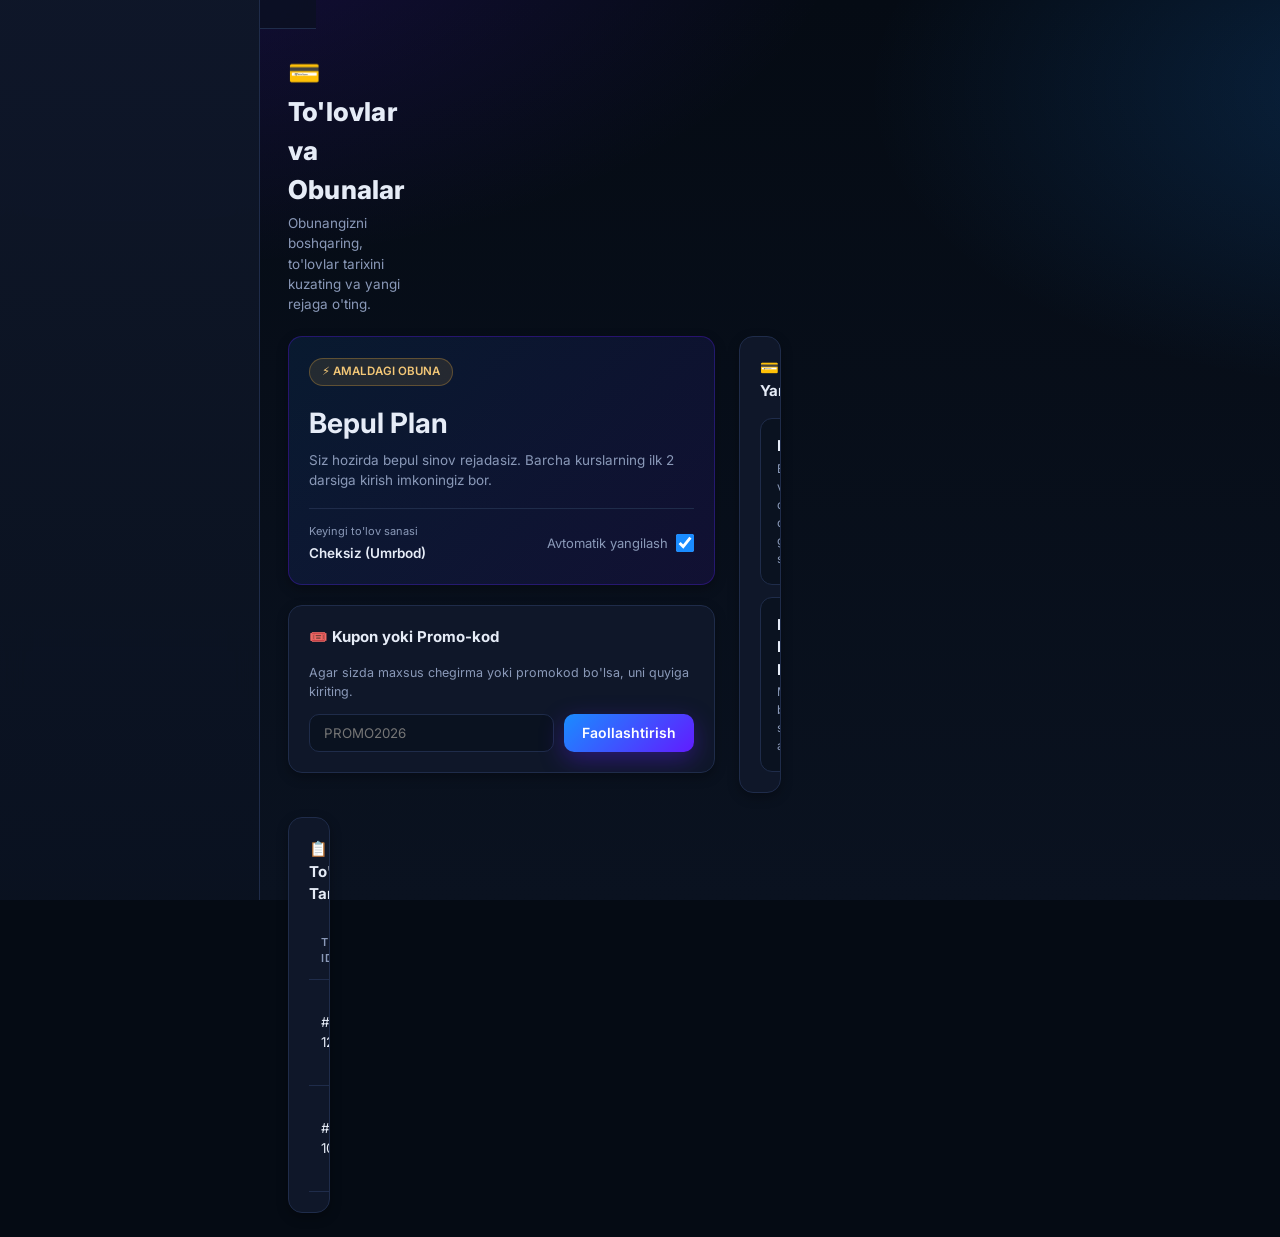
<file: pages/payments.html>
<!DOCTYPE html>
<html lang="uz">
<head>
  <meta charset="UTF-8">
  <meta name="viewport" content="width=device-width, initial-scale=1.0">
  <title>To'lovlar va Obunalar — CORE Academy</title>
  <link rel="stylesheet" href="../css/theme.css">
  <style>
    /* Payment custom overrides */
    .pay-grid {
      display: grid;
      grid-template-columns: 1fr 1fr;
      gap: 24px;
    }
    @media (max-width: 900px) {
      .pay-grid {
        grid-template-columns: 1fr;
      }
    }
  </style>
</head>
<body>
  <div class="app">
    <!-- Sidebar -->
    <aside class="sidebar" id="sidebar">
      <!-- Generated by app.js -->
    </aside>

    <!-- Main Content -->
    <main class="main">
      <!-- Topbar -->
      <header class="topbar" id="topbar">
        <!-- Generated by app.js -->
      </header>

      <!-- Content Area -->
      <section class="content">
        <div class="page-title">
          <div>
            <h1>💳 To'lovlar va Obunalar</h1>
            <p>Obunangizni boshqaring, to'lovlar tarixini kuzating va yangi rejaga o'ting.</p>
          </div>
        </div>

        <div class="pay-grid mb-3">
          <!-- Left: Current Subscription Status & Promo code -->
          <div style="display:flex; flex-direction:column; gap:20px">
            <!-- Current Plan Card -->
            <div class="card card-pad" style="background: linear-gradient(135deg, rgba(26,140,255,0.1), rgba(97,28,255,0.1)); border-color: rgba(97,28,255,0.3)">
              <span class="pill gold mb-2">⚡ AMALDAGI OBUNA</span>
              <h2 style="font-size:28px; margin-bottom:6px">Bepul Plan</h2>
              <p style="color:var(--muted); font-size:13.5px; margin-bottom:18px">Siz hozirda bepul sinov rejadasiz. Barcha kurslarning ilk 2 darsiga kirish imkoningiz bor.</p>
              
              <div style="display:flex; justify-content:space-between; align-items:center; border-top:1px solid var(--border); padding-top:14px">
                <div>
                  <span style="display:block; font-size:11px; color:var(--muted)">Keyingi to'lov sanasi</span>
                  <span style="font-weight:600; font-size:13.5px">Cheksiz (Umrbod)</span>
                </div>
                <div style="display:flex; align-items:center; gap:8px">
                  <span style="font-size:13px; color:var(--muted)">Avtomatik yangilash</span>
                  <input type="checkbox" checked style="accent-color:var(--blue); width:18px; height:18px; cursor:pointer" id="autoRenewToggle" onclick="showToast('Avtomatik yangilash holati o\'zgartirildi', 'info')">
                </div>
              </div>
            </div>

            <!-- Coupon Code Card -->
            <div class="card card-pad">
              <div class="card-title">
                <h3>🎟️ Kupon yoki Promo-kod</h3>
              </div>
              <p style="font-size:12.5px; color:var(--muted); margin-bottom:12px">Agar sizda maxsus chegirma yoki promokod bo'lsa, uni quyiga kiriting.</p>
              <div style="display:flex; gap:10px">
                <input type="text" placeholder="PROMO2026" id="promoInput" style="flex:1; padding:10px 14px; background:var(--bg-1); border:1px solid var(--border); border-radius:10px; color:var(--text)">
                <button onclick="applyPromo()" class="btn btn-primary">Faollashtirish</button>
              </div>
            </div>
          </div>

          <!-- Right: Upgrade Plan Comparison -->
          <div class="card card-pad">
            <div class="card-title">
              <h3>💳 Tarifni Yangilash</h3>
            </div>
            
            <div style="display:flex; flex-direction:column; gap:12px">
              <!-- Pro Tier choice -->
              <div style="display:flex; justify-content:space-between; align-items:center; padding:16px; border:1px solid var(--border); border-radius:12px; background:var(--bg-1)">
                <div>
                  <h4 style="font-size:15px; margin-bottom:2px">Pro Plan</h4>
                  <p style="font-size:12px; color:var(--muted)">Barcha video darslar, chat guruhlari, sertifikatlar</p>
                </div>
                <div style="text-align:right">
                  <div style="font-weight:700; color:var(--blue); font-size:16px">$9.99/oy</div>
                  <button onclick="simulatePayment('Pro')" class="btn btn-sm btn-primary" style="margin-top:6px">Hozir o'tish</button>
                </div>
              </div>

              <!-- Enterprise Tier choice -->
              <div style="display:flex; justify-content:space-between; align-items:center; padding:16px; border:1px solid var(--border); border-radius:12px; background:var(--bg-1)">
                <div>
                  <h4 style="font-size:15px; margin-bottom:2px">Boshliq Enterprise Plan</h4>
                  <p style="font-size:12px; color:var(--muted)">Markaz boshqaruvi, statistika, audit log</p>
                </div>
                <div style="text-align:right">
                  <div style="font-weight:700; color:var(--gold); font-size:16px">$29.99/oy</div>
                  <button onclick="simulatePayment('Boshliq Enterprise')" class="btn btn-sm btn-gold" style="margin-top:6px">Faollashtirish</button>
                </div>
              </div>
            </div>
          </div>
        </div>

        <!-- Payment History Table -->
        <div class="card card-pad">
          <div class="card-title">
            <h3>📋 To'lovlar Tarixi</h3>
          </div>
          <table>
            <thead>
              <tr>
                <th>To'lov ID</th>
                <th>Sana</th>
                <th>Tafsilot</th>
                <th>To'lov turi</th>
                <th>Summa</th>
                <th>Kvitansiya</th>
              </tr>
            </thead>
            <tbody>
              <tr>
                <td>#TR-128471</td>
                <td>23-Iyun, 14:12</td>
                <td>Kupon orqali bepul hisob</td>
                <td>Promokod</td>
                <td style="font-weight:700; color:var(--green)">$0.00</td>
                <td><button onclick="showToast('Kvitansiya yuklab olindi', 'success')" class="btn btn-sm btn-ghost">Yuklab olish</button></td>
              </tr>
              <tr>
                <td>#TR-104928</td>
                <td>10-Iyun, 09:20</td>
                <td>Ro'yxatdan o'tish bepul bonusi</td>
                <td>Tizim</td>
                <td style="font-weight:700; color:var(--green)">$0.00</td>
                <td><button onclick="showToast('Kvitansiya yuklab olindi', 'success')" class="btn btn-sm btn-ghost">Yuklab olish</button></td>
              </tr>
            </tbody>
          </table>
        </div>
      </section>
    </main>
  </div>

  <!-- Scripts -->
  <script src="../js/app.js"></script>
  <script>
    document.addEventListener('DOMContentLoaded', () => {
      const user = getCurrentUser() || { role: 'student' };
      initDashboardPage(user.role);
    });

    function applyPromo() {
      const promo = document.getElementById('promoInput').value.trim().toUpperCase();
      if (!promo) return;

      if (promo === 'FREEPRO' || promo === 'PROMO2026') {
        showToast('Kupon faollashtirildi! Sizga 1 oylik Pro obuna bepul taqdim etildi. 🚀', 'success');
        document.getElementById('promoInput').value = '';
        setTimeout(() => {
          location.reload();
        }, 1500);
      } else {
        showToast('Noto'g'ri yoki eskirgan promo-kod kiritildi.', 'error');
      }
    }

    function simulatePayment(planName) {
      showToast(`${planName} tarif obunasi uchun to'lov so'rovi yuborildi...`, 'info');
      setTimeout(() => {
        // Switch user to a pro-like state inside mock (simulated role can change)
        showToast('To\'lov muvaffaqiyatli amalga oshirildi! Tarif faollashtirildi. ✅', 'success');
      }, 1500);
    }
  </script>
</body>
</html>
</file>
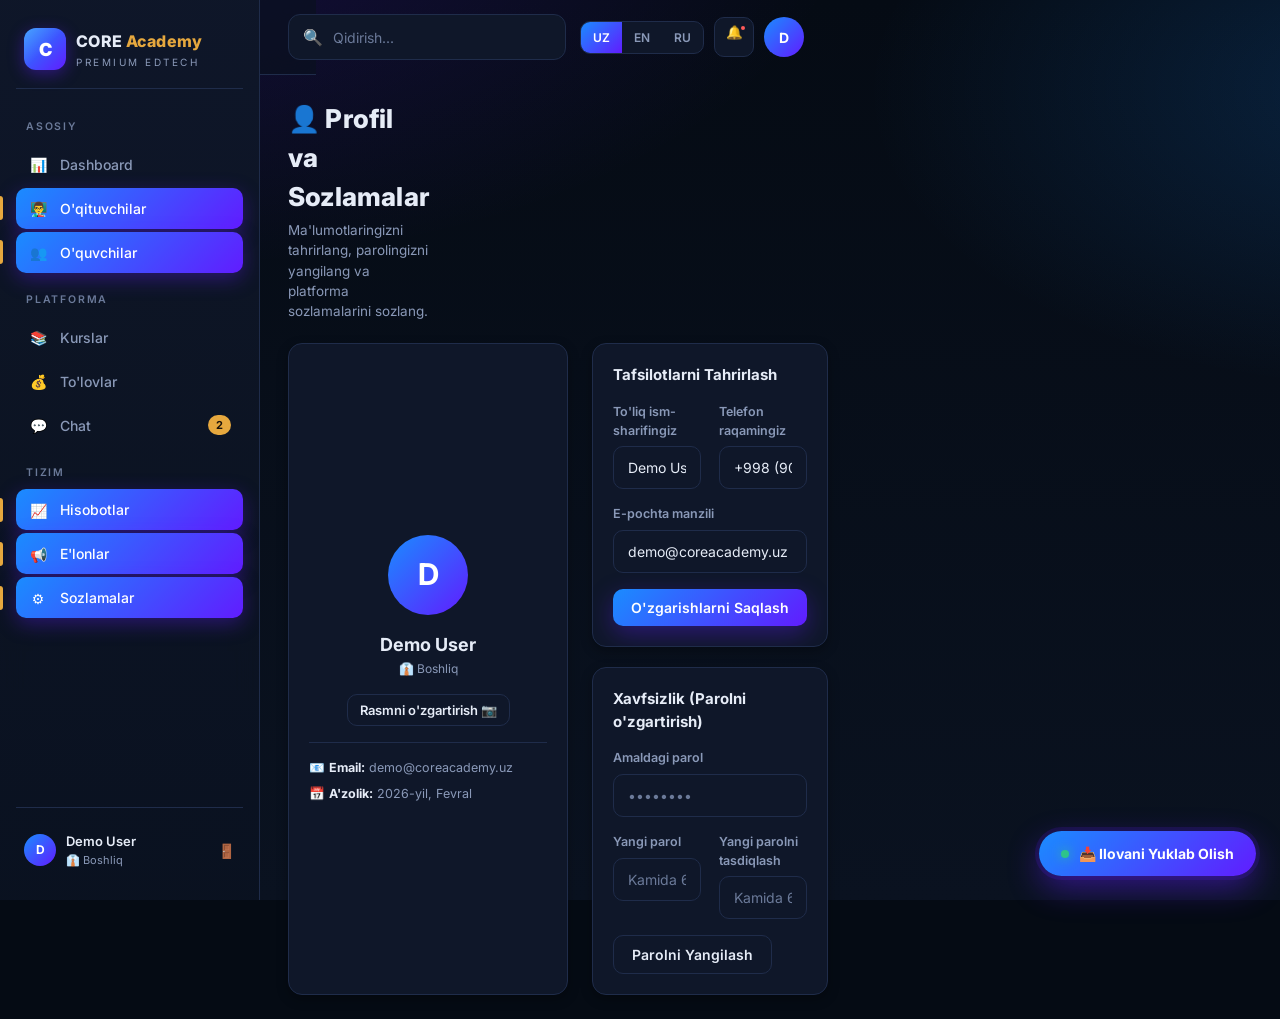
<file: pages/profile.html>
<!DOCTYPE html>
<html lang="uz">
<head>
  <meta charset="UTF-8">
  <meta name="viewport" content="width=device-width, initial-scale=1.0">
  <title>Mening Profilim — CORE Academy</title>
  <link rel="stylesheet" href="../css/theme.css">
  <style>
    /* Profile styling overrides */
    .profile-grid {
      display: grid;
      grid-template-columns: 280px 1fr;
      gap: 24px;
    }
    @media (max-width: 900px) {
      .profile-grid {
        grid-template-columns: 1fr;
      }
    }
  </style>
</head>
<body>
  <div class="app">
    <!-- Sidebar -->
    <aside class="sidebar" id="sidebar">
      <!-- Generated by app.js -->
    </aside>

    <!-- Main Content -->
    <main class="main">
      <!-- Topbar -->
      <header class="topbar" id="topbar">
        <!-- Generated by app.js -->
      </header>

      <!-- Content Area -->
      <section class="content">
        <div class="page-title">
          <div>
            <h1>👤 Profil va Sozlamalar</h1>
            <p>Ma'lumotlaringizni tahrirlang, parolingizni yangilang va platforma sozlamalarini sozlang.</p>
          </div>
        </div>

        <div class="profile-grid">
          <!-- Left: Profile Card with Avatar Upload -->
          <div class="card card-pad text-center" style="display:flex; flex-direction:column; align-items:center; justify-content:center; gap:16px">
            <div class="avatar xl" id="profileVisualAvatar">U</div>
            <div>
              <h3 id="profileNameDisplay" style="font-size:18px">Demo User</h3>
              <p id="profileRoleDisplay" style="color:var(--muted); font-size:12px; margin-top:2px">🎓 O'quvchi</p>
            </div>
            
            <button onclick="showToast('Rasm yuklash simulyatsiyasi', 'info')" class="btn btn-sm btn-ghost">Rasmni o'zgartirish 📷</button>
            
            <div style="width:100%; border-top:1px solid var(--border); padding-top:16px; font-size:12.5px; text-align:left; color:var(--muted)">
              <div style="margin-bottom:8px">📧 <strong style="color:var(--text)">Email:</strong> <span id="profileEmailDisplay">demo@coreacademy.uz</span></div>
              <div>📅 <strong style="color:var(--text)">A'zolik:</strong> 2026-yil, Fevral</div>
            </div>
          </div>

          <!-- Right: Profile Details Form & Settings -->
          <div style="display:flex; flex-direction:column; gap:20px">
            <!-- Form Card -->
            <div class="card card-pad">
              <div class="card-title">
                <h3>Tafsilotlarni Tahrirlash</h3>
              </div>
              <form onsubmit="saveProfileDetails(event)">
                <div class="grid grid-2">
                  <div class="field">
                    <label for="editName">To'liq ism-sharifingiz</label>
                    <input type="text" id="editName" value="Demo User" required>
                  </div>
                  <div class="field">
                    <label for="editPhone">Telefon raqamingiz</label>
                    <input type="text" id="editPhone" value="+998 (90) 123-45-67">
                  </div>
                </div>
                <div class="field">
                  <label for="editEmail">E-pochta manzili</label>
                  <input type="email" id="editEmail" value="demo@coreacademy.uz" required>
                </div>
                <button type="submit" class="btn btn-primary">O'zgarishlarni Saqlash</button>
              </form>
            </div>

            <!-- Security & Password Change -->
            <div class="card card-pad">
              <div class="card-title">
                <h3>Xavfsizlik (Parolni o'zgartirish)</h3>
              </div>
              <form onsubmit="changePassword(event)">
                <div class="field">
                  <label for="currentPass">Amaldagi parol</label>
                  <input type="password" id="currentPass" placeholder="••••••••" required>
                </div>
                <div class="grid grid-2">
                  <div class="field">
                    <label for="newPass">Yangi parol</label>
                    <input type="password" id="newPass" placeholder="Kamida 6 belgi" required minlength="6">
                  </div>
                  <div class="field">
                    <label for="confirmPass">Yangi parolni tasdiqlash</label>
                    <input type="password" id="confirmPass" placeholder="Kamida 6 belgi" required minlength="6">
                  </div>
                </div>
                <button type="submit" class="btn btn-ghost">Parolni Yangilash</button>
              </form>
            </div>
          </div>
        </div>
      </section>
    </main>
  </div>

  <!-- Scripts -->
  <script src="../js/app.js"></script>
  <script>
    document.addEventListener('DOMContentLoaded', () => {
      const user = getCurrentUser() || { name: 'Demo User', role: 'student', email: 'demo@coreacademy.uz' };
      initDashboardPage(user.role);

      // Fill in user data
      document.getElementById('editName').value = user.name;
      document.getElementById('editEmail').value = user.email;
      document.getElementById('profileNameDisplay').innerText = user.name;
      document.getElementById('profileEmailDisplay').innerText = user.email;
      document.getElementById('profileRoleDisplay').innerText = `${ROLES[user.role].icon} ${ROLES[user.role].label}`;
      document.getElementById('profileVisualAvatar').innerText = user.name.charAt(0).toUpperCase();
    });

    function saveProfileDetails(event) {
      event.preventDefault();
      const user = getCurrentUser() || { role: 'student' };
      
      user.name = document.getElementById('editName').value;
      user.email = document.getElementById('editEmail').value;
      
      setCurrentUser(user);
      
      document.getElementById('profileNameDisplay').innerText = user.name;
      document.getElementById('profileEmailDisplay').innerText = user.email;
      document.getElementById('profileVisualAvatar').innerText = user.name.charAt(0).toUpperCase();

      // Refresh sidebar details
      buildSidebar(user.role);

      showToast('Profil ma\'lumotlari muvaffaqiyatli saqlandi! ✅', 'success');
    }

    function changePassword(event) {
      event.preventDefault();
      const nPass = document.getElementById('newPass').value;
      const cPass = document.getElementById('confirmPass').value;

      if (nPass !== cPass) {
        showToast('Yangi parollar mos kelmadi!', 'error');
        return;
      }

      showToast('Parol muvaffaqiyatli o\'zgartirildi! ✅', 'success');
      document.getElementById('currentPass').value = '';
      document.getElementById('newPass').value = '';
      document.getElementById('confirmPass').value = '';
    }
  </script>
</body>
</html>
</file>
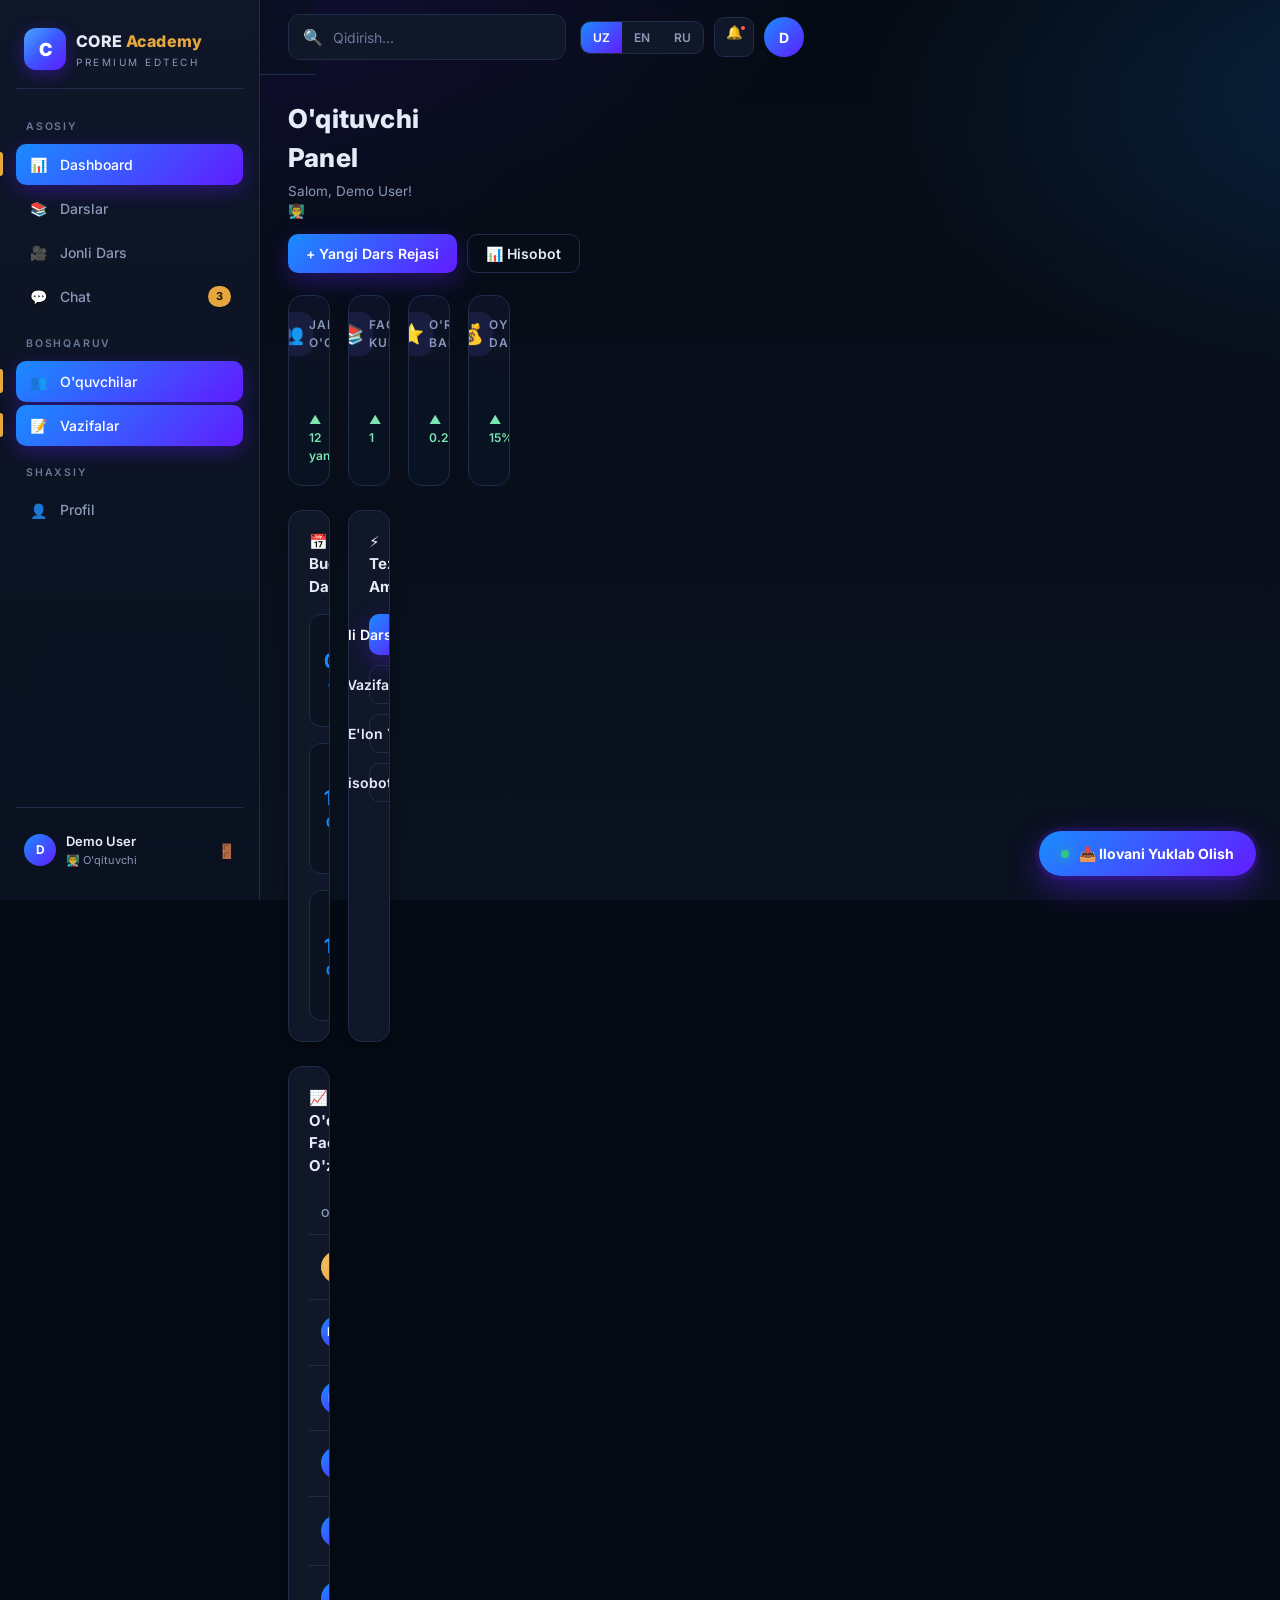
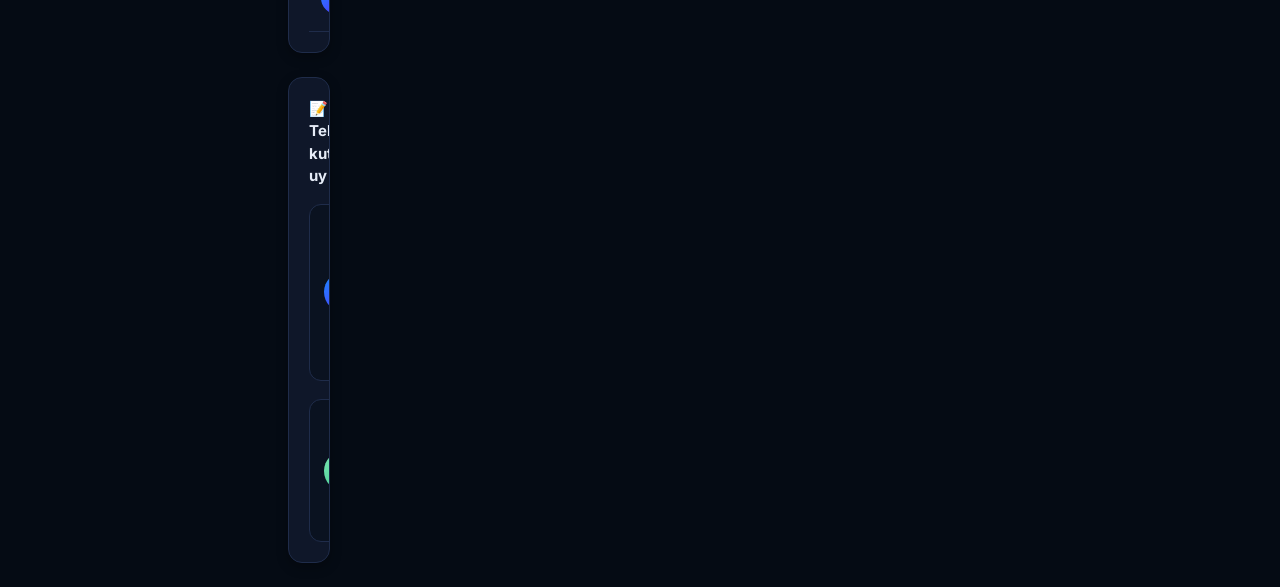
<file: pages/teacher.html>
<!DOCTYPE html>
<html lang="uz">
<head>
  <meta charset="UTF-8">
  <meta name="viewport" content="width=device-width, initial-scale=1.0">
  <title>O'qituvchi Paneli — CORE Academy</title>
  <link rel="stylesheet" href="../css/theme.css">
</head>
<body>
  <div class="app">
    <!-- Sidebar -->
    <aside class="sidebar" id="sidebar">
      <!-- Generated by app.js -->
    </aside>

    <!-- Main Content -->
    <main class="main">
      <!-- Topbar -->
      <header class="topbar" id="topbar">
        <!-- Generated by app.js -->
      </header>

      <!-- Content Area -->
      <section class="content">
        <div class="page-title">
          <div>
            <h1 id="welcomeTitle">O'qituvchi Panel</h1>
            <p id="welcomeSubtitle">Salom, Ustoz! 👨‍🏫</p>
          </div>
          <div class="actions">
            <button onclick="showToast('Yangi dars rejasi yaratildi', 'success')" class="btn btn-primary">+ Yangi Dars Rejasi</button>
            <button onclick="showToast('Hisobot yuklab olindi', 'info')" class="btn btn-ghost">📊 Hisobot</button>
          </div>
        </div>

        <!-- Stats Grid -->
        <div class="grid grid-4 stagger mb-3">
          <div class="stat">
            <div class="lbl">Jami O'quvchilar</div>
            <div class="val">156</div>
            <div class="delta">▲ 12 yangi</div>
            <div class="ico">👥</div>
          </div>
          <div class="stat">
            <div class="lbl">Faol Kurslar</div>
            <div class="val">4</div>
            <div class="delta">▲ 1</div>
            <div class="ico">📚</div>
          </div>
          <div class="stat">
            <div class="lbl">O'rtacha Baho</div>
            <div class="val">4.8</div>
            <div class="delta">▲ 0.2</div>
            <div class="ico">⭐</div>
          </div>
          <div class="stat">
            <div class="lbl">Oylik Daromad</div>
            <div class="val">$2,450</div>
            <div class="delta">▲ 15%</div>
            <div class="ico">💰</div>
          </div>
        </div>

        <!-- Two-column row: Today's Classes & Quick Actions -->
        <div class="grid grid-2-1 mb-3">
          <!-- Left: Today's Classes -->
          <div class="card card-pad">
            <div class="card-title">
              <h3>📅 Bugungi Darslar</h3>
            </div>
            
            <div style="display:flex; flex-direction:column; gap:16px;">
              <!-- Class 1 -->
              <div class="evt">
                <div class="time">
                  <span class="h">09</span>00
                </div>
                <div class="bar"></div>
                <div class="det" style="display:flex;align-items:center;width:100%">
                  <div>
                    <h5>English B2 (Intermediate)</h5>
                    <p>👥 24 o'quvchi · 🟢 Jonli efirda</p>
                  </div>
                  <a href="live-lesson.html" class="btn btn-sm btn-primary" style="margin-left:auto">Darsni boshlash</a>
                </div>
              </div>

              <!-- Class 2 -->
              <div class="evt">
                <div class="time">
                  <span class="h">14</span>00
                </div>
                <div class="bar" style="background:var(--grad-gold)"></div>
                <div class="det">
                  <h5>IELTS Preparation</h5>
                  <p>👥 18 o'quvchi · ⏳ Kutilmoqda</p>
                </div>
              </div>

              <!-- Class 3 -->
              <div class="evt">
                <div class="time">
                  <span class="h">16</span>00
                </div>
                <div class="bar" style="background:var(--grad-red)"></div>
                <div class="det">
                  <h5>English A1 Elementary</h5>
                  <p>👥 30 o'quvchi · 📅 Rejalashtirilgan</p>
                </div>
              </div>
            </div>
          </div>

          <!-- Right: Quick Actions -->
          <div class="card card-pad">
            <div class="card-title">
              <h3>⚡ Tezkor Amallar</h3>
            </div>
            
            <div style="display:flex; flex-direction:column; gap:10px">
              <a href="live-lesson.html" class="btn btn-primary btn-block">🎥 Jonli Darsni Boshlash</a>
              <button onclick="showToast('Yangi vazifa yaratish oynasi', 'info')" class="btn btn-ghost btn-block">📝 Vazifa Yaratish</button>
              <button onclick="showToast('Barcha o\'quvchilarga e\'lon yuborildi', 'success')" class="btn btn-ghost btn-block">📢 E'lon Yuborish</button>
              <button onclick="showToast('Moliyaviy hisobot tayyorlanmoqda...', 'warning')" class="btn btn-ghost btn-block">📊 Hisobotni Ko'rish</button>
            </div>
          </div>
        </div>

        <!-- Student Performance Table -->
        <div class="card card-pad mb-3" id="students">
          <div class="card-title">
            <h3>📈 O'quvchilar Faoliyati va O'zlashtirishi</h3>
          </div>
          <table>
            <thead>
              <tr>
                <th>O'quvchi</th>
                <th>Kurs</th>
                <th>Bahosi</th>
                <th>Davomati</th>
                <th>Holati</th>
              </tr>
            </thead>
            <tbody>
              <tr>
                <td>
                  <div class="user-cell">
                    <div class="avatar sm gold">SA</div>
                    <span>Sardor Aliyev</span>
                  </div>
                </td>
                <td>English B2</td>
                <td style="font-weight:700;color:var(--green-light)">A</td>
                <td>
                  <div style="display:flex;align-items:center;gap:10px;min-width:120px">
                    <div class="bar-track" style="flex:1"><div class="bar-fill green" style="width: 95%"></div></div>
                    <span>95%</span>
                  </div>
                </td>
                <td><span class="pill green">Faol</span></td>
              </tr>
              <tr>
                <td>
                  <div class="user-cell">
                    <div class="avatar sm">MK</div>
                    <span>Madina Karilova</span>
                  </div>
                </td>
                <td>IELTS Prep</td>
                <td style="font-weight:700;color:var(--green-light)">A-</td>
                <td>
                  <div style="display:flex;align-items:center;gap:10px;min-width:120px">
                    <div class="bar-track" style="flex:1"><div class="bar-fill green" style="width: 88%"></div></div>
                    <span>88%</span>
                  </div>
                </td>
                <td><span class="pill green">Faol</span></td>
              </tr>
              <tr>
                <td>
                  <div class="user-cell">
                    <div class="avatar sm">DO</div>
                    <span>Doston Oripov</span>
                  </div>
                </td>
                <td>English B2</td>
                <td style="font-weight:700;color:var(--gold)">B+</td>
                <td>
                  <div style="display:flex;align-items:center;gap:10px;min-width:120px">
                    <div class="bar-track" style="flex:1"><div class="bar-fill gold" style="width: 76%"></div></div>
                    <span>76%</span>
                  </div>
                </td>
                <td><span class="pill gold">Qisman</span></td>
              </tr>
              <tr>
                <td>
                  <div class="user-cell">
                    <div class="avatar sm">NZ</div>
                    <span>Nigora Ziyodova</span>
                  </div>
                </td>
                <td>English A1</td>
                <td style="font-weight:700;color:var(--gold)">B-</td>
                <td>
                  <div style="display:flex;align-items:center;gap:10px;min-width:120px">
                    <div class="bar-track" style="flex:1"><div class="bar-fill gold" style="width: 70%"></div></div>
                    <span>70%</span>
                  </div>
                </td>
                <td><span class="pill gold">Qisman</span></td>
              </tr>
              <tr>
                <td>
                  <div class="user-cell">
                    <div class="avatar sm">JU</div>
                    <span>Javohir Usmonov</span>
                  </div>
                </td>
                <td>English B2</td>
                <td style="font-weight:700;color:var(--red-light)">C</td>
                <td>
                  <div style="display:flex;align-items:center;gap:10px;min-width:120px">
                    <div class="bar-track" style="flex:1"><div class="bar-fill red" style="width: 45%"></div></div>
                    <span>45%</span>
                  </div>
                </td>
                <td><span class="pill red">Xavf ostida</span></td>
              </tr>
              <tr>
                <td>
                  <div class="user-cell">
                    <div class="avatar sm">BK</div>
                    <span>Bekzod Komilov</span>
                  </div>
                </td>
                <td>IELTS Prep</td>
                <td style="font-weight:700;color:var(--red-light)">F</td>
                <td>
                  <div style="display:flex;align-items:center;gap:10px;min-width:120px">
                    <div class="bar-track" style="flex:1"><div class="bar-fill red" style="width: 20%"></div></div>
                    <span>20%</span>
                  </div>
                </td>
                <td><span class="pill red">No-faol</span></td>
              </tr>
            </tbody>
          </table>
        </div>

        <!-- Bottom Row: Homework Submissions -->
        <div class="card card-pad" id="homework">
          <div class="card-title">
            <h3>📝 Tekshirish kutilayotgan uy vazifalari</h3>
          </div>
          
          <div class="grid grid-2">
            <!-- Homework 1 -->
            <div style="display:flex;align-items:center;gap:14px;padding:14px;background:var(--bg-1);border:1px solid var(--border);border-radius:12px">
              <div class="avatar">SA</div>
              <div style="flex:1">
                <h5 style="font-size:14px">Sardor Aliyev</h5>
                <p style="font-size:12px;color:var(--muted)">English B2 · Writing Homework</p>
                <p style="font-size:11px;color:var(--muted-2);margin-top:2px">Bugun, 10:24 yuborildi</p>
              </div>
              <button onclick="showToast('Sardorning vazifasi ochildi', 'info')" class="btn btn-sm btn-ghost">Tekshirish</button>
            </div>

            <!-- Homework 2 -->
            <div style="display:flex;align-items:center;gap:14px;padding:14px;background:var(--bg-1);border:1px solid var(--border);border-radius:12px">
              <div class="avatar" style="background:var(--grad-gold)">MK</div>
              <div style="flex:1">
                <h5 style="font-size:14px">Madina Karilova</h5>
                <p style="font-size:12px;color:var(--muted)">IELTS Prep · Reading Quiz</p>
                <p style="font-size:11px;color:var(--muted-2);margin-top:2px">Bugun, 08:15 yuborildi</p>
              </div>
              <button onclick="showToast('Madinaning vazifasi ochildi', 'info')" class="btn btn-sm btn-ghost">Tekshirish</button>
            </div>

            <!-- Homework 3 -->
            <div style="display:flex;align-items:center;gap:14px;padding:14px;background:var(--bg-1);border:1px solid var(--border);border-radius:12px">
              <div class="avatar" style="background:var(--grad-green)">DO</div>
              <div style="flex:1">
                <h5 style="font-size:14px">Doston Oripov</h5>
                <p style="font-size:12px;color:var(--muted)">English B2 · Essay</p>
                <p style="font-size:11px;color:var(--muted-2);margin-top:2px">Kecha yuborildi</p>
              </div>
              <button onclick="showToast('Dostonning vazifasi ochildi', 'info')" class="btn btn-sm btn-ghost">Tekshirish</button>
            </div>

            <!-- Homework 4 -->
            <div style="display:flex;align-items:center;gap:14px;padding:14px;background:var(--bg-1);border:1px solid var(--border);border-radius:12px">
              <div class="avatar" style="background:var(--grad-red)">NZ</div>
              <div style="flex:1">
                <h5 style="font-size:14px">Nigora Ziyodova</h5>
                <p style="font-size:12px;color:var(--muted)">English A1 · Vocabulary</p>
                <p style="font-size:11px;color:var(--muted-2);margin-top:2px">Kecha yuborildi</p>
              </div>
              <button onclick="showToast('Nigoraning vazifasi ochildi', 'info')" class="btn btn-sm btn-ghost">Tekshirish</button>
            </div>
          </div>
        </div>
      </section>
    </main>
  </div>

  <!-- Scripts -->
  <script src="../js/app.js"></script>
  <script>
    document.addEventListener('DOMContentLoaded', () => {
      initDashboardPage('teacher');
      
      const user = getCurrentUser();
      if (user) {
        document.getElementById('welcomeSubtitle').innerText = `Salom, ${user.name}! 👨‍🏫`;
      }
    });
  </script>
</body>
</html>
</file>
<file: css/theme.css>
/* ===== CORE ACADEMY — Premium Design System ===== */
/* Brand: Blue (#1A8CFF) → Violet (#611CFF) gradient on dark backgrounds */

@import url('https://fonts.googleapis.com/css2?family=Inter:wght@300;400;500;600;700;800;900&display=swap');

:root {
  /* ── Backgrounds ── */
  --bg-0: #050b14;
  --bg-1: #0a1220;
  --bg-2: #101a2e;
  --bg-3: #162238;
  --panel: #0f1729;
  --panel-2: #131d35;
  --border: #1f2c4a;
  --border-2: #2a3a5f;
  --border-3: #354a75;

  /* ── Brand Colors ── */
  --blue: #1A8CFF;
  --blue-2: #0082FF;
  --blue-light: #4DA6FF;
  --violet: #611CFF;
  --violet-2: #7D1EFF;
  --violet-light: #9B5FFF;
  --gold: #E6A83E;
  --gold-2: #F2C063;
  --cream: #FFF9E6;
  --green: #2EC48A;
  --green-light: #7CE5B1;
  --red: #FF5A5A;
  --red-light: #FF9A9A;
  --orange: #FF8C42;

  /* ── Text ── */
  --text: #E6ECF7;
  --text-2: #D0D8E8;
  --muted: #8A99B8;
  --muted-2: #6B7A99;
  --muted-3: #4E5F80;

  /* ── Gradients ── */
  --grad-brand: linear-gradient(135deg, #1A8CFF 0%, #611CFF 100%);
  --grad-brand-h: linear-gradient(135deg, #4DA6FF 0%, #7D1EFF 100%);
  --grad-gold: linear-gradient(135deg, #F2C063 0%, #E6A83E 100%);
  --grad-green: linear-gradient(135deg, #7CE5B1 0%, #2EC48A 100%);
  --grad-red: linear-gradient(135deg, #FF9A9A 0%, #FF5A5A 100%);
  --grad-bg: radial-gradient(1200px 600px at 10% -10%, rgba(97,28,255,.18), transparent 60%),
             radial-gradient(900px 500px at 110% 10%, rgba(26,140,255,.18), transparent 60%),
             linear-gradient(180deg, #050b14 0%, #0a1220 100%);
  --grad-bg-2: radial-gradient(800px 400px at 50% -10%, rgba(97,28,255,.12), transparent 60%),
               radial-gradient(600px 300px at 80% 80%, rgba(26,140,255,.08), transparent 60%),
               var(--bg-1);

  /* ── Shadows ── */
  --shadow: 0 10px 30px rgba(0,0,0,.45);
  --shadow-sm: 0 4px 12px rgba(0,0,0,.3);
  --shadow-lg: 0 20px 60px rgba(0,0,0,.55);
  --shadow-glow: 0 0 0 1px rgba(122,108,255,.25), 0 20px 50px rgba(97,28,255,.25);
  --shadow-blue: 0 8px 24px rgba(26,140,255,.35);
  --shadow-gold: 0 8px 24px rgba(230,168,62,.3);

  /* ── Radius ── */
  --radius-xs: 6px;
  --radius-sm: 10px;
  --radius: 14px;
  --radius-lg: 20px;
  --radius-xl: 28px;
  --radius-full: 999px;

  /* ── Spacing ── */
  --sp-1: 4px;
  --sp-2: 8px;
  --sp-3: 12px;
  --sp-4: 16px;
  --sp-5: 20px;
  --sp-6: 24px;
  --sp-7: 28px;
  --sp-8: 32px;
  --sp-10: 40px;
  --sp-12: 48px;
  --sp-16: 64px;

  /* ── Typography ── */
  --font: 'Inter', system-ui, -apple-system, 'Segoe UI', Roboto, 'Helvetica Neue', Arial, sans-serif;

  /* ── Transitions ── */
  --ease: cubic-bezier(.4, 0, .2, 1);
  --trans: .2s var(--ease);
  --trans-fast: .12s var(--ease);
  --trans-slow: .35s var(--ease);

  /* ── Z-Index ── */
  --z-sidebar: 40;
  --z-topbar: 30;
  --z-modal: 100;
  --z-fab: 90;
  --z-toast: 110;
  --z-tooltip: 120;

  /* ── Sidebar ── */
  --sidebar-w: 260px;
}

/* ===== RESET & BASE ===== */
*, *::before, *::after { box-sizing: border-box; margin: 0; padding: 0; }
html { scroll-behavior: smooth; -webkit-text-size-adjust: 100%; }
body {
  font-family: var(--font);
  color: var(--text);
  background: var(--bg-0);
  background-image: var(--grad-bg);
  background-attachment: fixed;
  min-height: 100vh;
  line-height: 1.5;
  -webkit-font-smoothing: antialiased;
  -moz-osx-font-smoothing: grayscale;
}
a { color: inherit; text-decoration: none; }
button { font-family: inherit; cursor: pointer; border: none; background: none; }
img { max-width: 100%; display: block; }
ul, ol { list-style: none; }
input, select, textarea { font-family: inherit; }

/* ── Scrollbar ── */
::-webkit-scrollbar { width: 8px; height: 8px; }
::-webkit-scrollbar-track { background: transparent; }
::-webkit-scrollbar-thumb { background: #1f2c4a; border-radius: 10px; }
::-webkit-scrollbar-thumb:hover { background: #2a3a5f; }

/* ── Selection ── */
::selection { background: rgba(26,140,255,.3); color: #fff; }

/* ===== APP SHELL ===== */
.app {
  display: grid;
  grid-template-columns: var(--sidebar-w) 1fr;
  min-height: 100vh;
}

/* ── Sidebar ── */
.sidebar {
  background: linear-gradient(180deg, rgba(15,23,41,.97), rgba(10,18,32,.97));
  border-right: 1px solid var(--border);
  padding: 22px 16px;
  position: fixed;
  top: 0; left: 0;
  width: var(--sidebar-w);
  height: 100vh;
  overflow-y: auto;
  backdrop-filter: blur(12px);
  z-index: var(--z-sidebar);
  display: flex;
  flex-direction: column;
  transition: transform var(--trans);
}
.sidebar.collapsed { transform: translateX(-100%); }

.brand {
  display: flex; align-items: center; gap: 10px;
  padding: 6px 8px 18px;
  border-bottom: 1px solid var(--border);
  margin-bottom: 14px;
}
.brand .logo {
  width: 42px; height: 42px;
  border-radius: 12px;
  background: var(--grad-brand);
  display: grid; place-items: center;
  color: #fff; font-weight: 900; font-size: 18px;
  box-shadow: 0 4px 16px rgba(97,28,255,.4);
  position: relative;
  overflow: hidden;
}
.brand .logo::after {
  content: '';
  position: absolute;
  inset: 0;
  background: linear-gradient(135deg, rgba(255,255,255,.2) 0%, transparent 50%);
}
.brand .name { font-weight: 800; letter-spacing: .4px; font-size: 16px; }
.brand .name span { color: var(--gold); }
.brand .sub {
  font-size: 10px; color: var(--muted);
  letter-spacing: 2.5px; text-transform: uppercase;
  margin-top: 2px;
}

/* ── Navigation ── */
.nav { display: flex; flex-direction: column; gap: 3px; flex: 1; }
.nav .label {
  font-size: 10.5px; color: var(--muted-2);
  text-transform: uppercase; letter-spacing: 1.8px;
  padding: 16px 10px 6px; font-weight: 600;
}
.nav a, .nav button.nav-item {
  display: flex; align-items: center; gap: 12px;
  padding: 10px 12px; border-radius: var(--radius-sm);
  color: var(--muted); font-weight: 500; font-size: 14px;
  transition: all var(--trans); width: 100%;
  text-align: left; position: relative;
}
.nav a:hover, .nav button.nav-item:hover {
  background: rgba(122,108,255,.08); color: var(--text);
}
.nav a.active {
  background: var(--grad-brand); color: #fff;
  box-shadow: 0 6px 20px rgba(97,28,255,.35);
}
.nav a.active::before {
  content: '';
  position: absolute; left: -16px; top: 50%; transform: translateY(-50%);
  width: 3px; height: 24px; border-radius: 0 3px 3px 0;
  background: var(--gold);
}
.nav .ico { width: 20px; height: 20px; display: grid; place-items: center; flex-shrink: 0; }
.nav .badge {
  margin-left: auto;
  background: var(--gold); color: #1a120a;
  font-size: 11px; font-weight: 700;
  padding: 2px 8px; border-radius: 20px;
  min-width: 22px; text-align: center;
}
.nav .badge.red { background: var(--red); color: #fff; }

.sidebar-footer {
  margin-top: auto;
  padding-top: 14px;
  border-top: 1px solid var(--border);
}
.sidebar-user {
  display: flex; align-items: center; gap: 10px;
  padding: 10px 8px; border-radius: var(--radius-sm);
  transition: background var(--trans);
}
.sidebar-user:hover { background: rgba(122,108,255,.06); }

/* ── Main Content Area ── */
.main {
  margin-left: var(--sidebar-w);
  display: flex; flex-direction: column;
  min-height: 100vh;
}

/* ── Topbar ── */
.topbar {
  display: flex; align-items: center; gap: 14px;
  padding: 14px 28px;
  background: rgba(10,18,32,.7);
  border-bottom: 1px solid var(--border);
  backdrop-filter: blur(12px);
  position: sticky; top: 0;
  z-index: var(--z-topbar);
}
.mobile-toggle {
  display: none;
  width: 40px; height: 40px;
  border-radius: var(--radius-sm);
  background: var(--panel);
  border: 1px solid var(--border);
  color: var(--muted);
  place-items: center; font-size: 18px;
}
.search {
  flex: 1; max-width: 520px;
  display: flex; align-items: center; gap: 10px;
  background: var(--panel); border: 1px solid var(--border);
  padding: 10px 14px; border-radius: 12px;
  transition: border-color var(--trans);
}
.search:focus-within { border-color: var(--blue); box-shadow: 0 0 0 3px rgba(26,140,255,.1); }
.search input {
  flex: 1; background: transparent; border: 0;
  outline: 0; color: var(--text); font-size: 14px;
}
.search input::placeholder { color: var(--muted-2); }
.search .search-icon { color: var(--muted-2); }

.topbar-right { display: flex; align-items: center; gap: 10px; margin-left: auto; }
.lang-pick {
  display: flex; background: var(--panel);
  border: 1px solid var(--border); border-radius: var(--radius-sm);
  overflow: hidden;
}
.lang-pick button {
  background: transparent; color: var(--muted);
  padding: 8px 12px; font-size: 12px; font-weight: 600;
  transition: all var(--trans-fast);
}
.lang-pick button.active { background: var(--grad-brand); color: #fff; }

.icon-btn {
  width: 40px; height: 40px;
  display: grid; place-items: center;
  background: var(--panel); border: 1px solid var(--border);
  border-radius: var(--radius-sm); color: var(--muted);
  transition: all var(--trans); position: relative;
}
.icon-btn:hover { color: var(--text); border-color: var(--border-2); }
.icon-btn .notif-dot {
  position: absolute; top: 6px; right: 6px;
  width: 8px; height: 8px; border-radius: 50%;
  background: var(--red); border: 2px solid var(--panel);
}

.avatar {
  width: 40px; height: 40px; border-radius: 50%;
  background: var(--grad-brand);
  display: grid; place-items: center;
  color: #fff; font-weight: 700; font-size: 14px;
  flex-shrink: 0; cursor: pointer;
  transition: box-shadow var(--trans);
}
.avatar:hover { box-shadow: 0 0 0 3px rgba(26,140,255,.3); }
.avatar.sm { width: 32px; height: 32px; font-size: 12px; }
.avatar.lg { width: 56px; height: 56px; font-size: 20px; }
.avatar.xl { width: 80px; height: 80px; font-size: 30px; }
.avatar.gold { background: var(--grad-gold); color: #1a120a; }
.avatar.green { background: var(--grad-green); color: #fff; }
.avatar.online::after {
  content: ''; width: 12px; height: 12px;
  border-radius: 50%; background: var(--green);
  border: 2px solid var(--panel);
  position: absolute; bottom: 0; right: 0;
}

/* ===== CONTENT ===== */
.content { padding: 24px 28px; flex: 1; }

.page-title {
  display: flex; align-items: center;
  justify-content: space-between;
  margin-bottom: 22px; flex-wrap: wrap; gap: 12px;
}
.page-title h1 {
  font-size: 26px; font-weight: 800;
  letter-spacing: .2px;
}
.page-title p {
  margin: 4px 0 0; color: var(--muted); font-size: 13.5px;
}
.page-title .actions { display: flex; gap: 10px; }

/* ===== GRID SYSTEM ===== */
.grid { display: grid; gap: 18px; }
.grid-4 { grid-template-columns: repeat(4, 1fr); }
.grid-3 { grid-template-columns: repeat(3, 1fr); }
.grid-2 { grid-template-columns: repeat(2, 1fr); }
.grid-2-1 { grid-template-columns: 2fr 1fr; }
.grid-1-2 { grid-template-columns: 1fr 2fr; }
.grid-3-1 { grid-template-columns: 3fr 1fr; }

/* ===== CARDS ===== */
.card {
  background: var(--panel);
  border: 1px solid var(--border);
  border-radius: var(--radius);
  box-shadow: var(--shadow-sm);
  transition: all var(--trans);
  overflow: hidden;
}
.card:hover { border-color: var(--border-2); }
.card-pad { padding: 20px; }
.card-title {
  display: flex; align-items: center;
  justify-content: space-between;
  margin-bottom: 16px;
}
.card-title h3 { font-size: 15px; font-weight: 700; }
.card-title a { color: var(--blue); font-size: 13px; transition: color var(--trans); }
.card-title a:hover { color: var(--blue-light); }

.card-glow {
  position: relative;
}
.card-glow::before {
  content: '';
  position: absolute; inset: -1px;
  border-radius: var(--radius);
  background: var(--grad-brand);
  opacity: 0; transition: opacity var(--trans);
  z-index: -1;
}
.card-glow:hover::before { opacity: .15; }

/* ===== STAT CARDS ===== */
.stat {
  padding: 20px; border-radius: var(--radius);
  background: linear-gradient(180deg, rgba(122,108,255,.06), rgba(26,140,255,.03));
  border: 1px solid var(--border);
  position: relative; overflow: hidden;
  transition: all var(--trans);
}
.stat:hover { border-color: var(--border-2); transform: translateY(-2px); }
.stat .lbl {
  color: var(--muted); font-size: 12px;
  text-transform: uppercase; letter-spacing: 1.2px; font-weight: 600;
}
.stat .val {
  font-size: 30px; font-weight: 800; margin-top: 6px;
  background: var(--grad-brand);
  -webkit-background-clip: text; background-clip: text;
  color: transparent;
}
.stat .delta { margin-top: 8px; font-size: 12px; color: var(--green-light); font-weight: 600; }
.stat .delta.down { color: var(--red-light); }
.stat .ico {
  position: absolute; right: 16px; top: 16px;
  width: 44px; height: 44px; border-radius: 12px;
  display: grid; place-items: center;
  background: rgba(122,108,255,.12); color: #a795ff;
  font-size: 20px;
}

/* ===== BUTTONS ===== */
.btn {
  display: inline-flex; align-items: center; gap: 8px;
  padding: 10px 18px; border-radius: var(--radius-sm);
  font-weight: 600; font-size: 14px;
  border: 1px solid transparent;
  background: var(--panel); color: var(--text);
  transition: all var(--trans);
  white-space: nowrap; cursor: pointer;
}
.btn:hover { border-color: var(--border-2); transform: translateY(-1px); }
.btn:active { transform: translateY(0); }

.btn-primary {
  background: var(--grad-brand); color: #fff; border: 0;
  box-shadow: 0 8px 24px rgba(97,28,255,.35);
}
.btn-primary:hover { box-shadow: 0 12px 32px rgba(97,28,255,.45); }

.btn-gold {
  background: var(--grad-gold); color: #1a120a; border: 0;
  box-shadow: var(--shadow-gold);
}
.btn-gold:hover { box-shadow: 0 12px 28px rgba(230,168,62,.4); }

.btn-green {
  background: var(--grad-green); color: #fff; border: 0;
}

.btn-red {
  background: var(--grad-red); color: #fff; border: 0;
}

.btn-ghost {
  background: transparent; border: 1px solid var(--border);
  color: var(--text);
}
.btn-ghost:hover { background: rgba(122,108,255,.06); }

.btn-outline-brand {
  background: transparent;
  border: 1px solid var(--violet);
  color: var(--violet-light);
}
.btn-outline-brand:hover {
  background: rgba(97,28,255,.1);
}

.btn-sm { padding: 7px 12px; font-size: 13px; }
.btn-lg { padding: 14px 24px; font-size: 16px; border-radius: 12px; }
.btn-icon { width: 40px; height: 40px; padding: 0; justify-content: center; }
.btn-block { width: 100%; justify-content: center; }

/* ===== PILLS / TAGS ===== */
.pill {
  display: inline-flex; align-items: center; gap: 6px;
  padding: 4px 12px; border-radius: var(--radius-full);
  font-size: 11.5px; font-weight: 600;
  background: rgba(122,108,255,.12); color: #bfb4ff;
  border: 1px solid rgba(122,108,255,.2);
}
.pill.gold { background: rgba(230,168,62,.12); color: #f3c777; border-color: rgba(230,168,62,.3); }
.pill.green { background: rgba(46,196,138,.12); color: #7ce5b1; border-color: rgba(46,196,138,.3); }
.pill.red { background: rgba(255,90,90,.12); color: #ff9a9a; border-color: rgba(255,90,90,.3); }
.pill.blue { background: rgba(26,140,255,.12); color: #9bc8ff; border-color: rgba(26,140,255,.3); }
.pill.orange { background: rgba(255,140,66,.12); color: #ffb878; border-color: rgba(255,140,66,.3); }

/* ===== TABLES ===== */
table { width: 100%; border-collapse: collapse; }
th, td {
  text-align: left; padding: 12px;
  font-size: 13.5px; border-bottom: 1px solid var(--border);
}
th {
  color: var(--muted); font-weight: 600;
  text-transform: uppercase; font-size: 11px;
  letter-spacing: 1.2px;
}
tr { transition: background var(--trans-fast); }
tr:hover td { background: rgba(122,108,255,.04); }
td .user-cell { display: flex; align-items: center; gap: 10px; }

/* ===== FORMS ===== */
.field { margin-bottom: 16px; }
.field label {
  font-size: 12.5px; color: var(--muted);
  display: block; margin-bottom: 6px; font-weight: 600;
}
.field input, .field select, .field textarea {
  width: 100%; padding: 12px 14px;
  border-radius: var(--radius-sm);
  background: var(--panel); border: 1px solid var(--border);
  color: var(--text); font-size: 14px;
  outline: 0; transition: all var(--trans);
}
.field input:focus, .field select:focus, .field textarea:focus {
  border-color: var(--blue);
  box-shadow: 0 0 0 3px rgba(26,140,255,.15);
}
.field input::placeholder { color: var(--muted-2); }
.field textarea { resize: vertical; min-height: 100px; }
.field .error { color: var(--red); font-size: 12px; margin-top: 4px; }

.checkbox {
  display: flex; align-items: center; gap: 10px;
  font-size: 14px; color: var(--muted); cursor: pointer;
}
.checkbox input[type="checkbox"] {
  width: 18px; height: 18px; accent-color: var(--blue);
}

/* ── Tabs ── */
.tabs {
  display: flex; background: var(--panel);
  border: 1px solid var(--border);
  border-radius: var(--radius-sm);
  padding: 4px; margin-bottom: 18px;
  overflow-x: auto;
}
.tabs button {
  flex: 1; background: transparent; border: 0;
  padding: 9px 14px; color: var(--muted);
  font-weight: 600; border-radius: 8px;
  font-size: 13.5px; transition: all var(--trans-fast);
  white-space: nowrap;
}
.tabs button.active { background: var(--grad-brand); color: #fff; }
.tabs button:hover:not(.active) { color: var(--text); }

/* ===== PROGRESS BARS ===== */
.bar-track {
  height: 6px; border-radius: 6px;
  background: var(--bg-3); overflow: hidden;
}
.bar-fill {
  height: 100%; background: var(--grad-brand);
  border-radius: 6px; transition: width .6s var(--ease);
}
.bar-fill.gold { background: var(--grad-gold); }
.bar-fill.green { background: var(--grad-green); }

.progress-circle {
  width: 60px; height: 60px; border-radius: 50%;
  background: conic-gradient(var(--blue) var(--progress, 0%), var(--bg-3) 0%);
  display: grid; place-items: center;
  position: relative;
}
.progress-circle::after {
  content: ''; position: absolute;
  inset: 6px; border-radius: 50%;
  background: var(--panel);
}
.progress-circle span {
  position: relative; z-index: 1;
  font-size: 13px; font-weight: 700;
}

/* ===== LESSON CARDS ===== */
.lesson {
  display: flex; gap: 14px; align-items: center;
  padding: 14px; border-radius: 12px;
  background: var(--bg-1); border: 1px solid var(--border);
  transition: all var(--trans);
}
.lesson:hover { border-color: var(--border-2); }
.lesson .thumb {
  width: 56px; height: 56px; border-radius: 12px;
  background: var(--grad-brand);
  display: grid; place-items: center;
  color: #fff; font-weight: 800; font-size: 18px;
  flex-shrink: 0;
}
.lesson .thumb.locked {
  background: var(--bg-3);
  color: var(--muted-2);
}
.lesson .info { flex: 1; min-width: 0; }
.lesson .info h4 { font-size: 14.5px; margin-bottom: 4px; }
.lesson .info p { color: var(--muted); font-size: 12.5px; }
.lesson .lock-icon { color: var(--gold); font-size: 18px; }

/* ===== EVENT / SCHEDULE ===== */
.evt {
  display: flex; gap: 14px; padding: 14px;
  border-radius: 12px; border: 1px solid var(--border);
  background: var(--bg-1); align-items: center;
  transition: all var(--trans);
}
.evt:hover { border-color: var(--border-2); }
.evt .time {
  width: 56px; text-align: center;
  color: var(--blue); font-weight: 700; font-size: 13px;
}
.evt .time .h { font-size: 20px; display: block; }
.evt .bar { width: 3px; height: 40px; border-radius: 3px; background: var(--grad-brand); flex-shrink: 0; }
.evt .det { flex: 1; }
.evt .det h5 { font-size: 14px; margin-bottom: 3px; }
.evt .det p { color: var(--muted); font-size: 12.5px; }

/* ===== SPARKLINE CHART ===== */
.spark {
  height: 100px; display: flex;
  align-items: flex-end; gap: 4px;
  padding-top: 8px;
}
.spark span {
  flex: 1; background: var(--grad-brand);
  border-radius: 3px 3px 0 0; opacity: .8;
  transition: opacity var(--trans);
  min-height: 4px;
}
.spark span:hover { opacity: 1; }

/* ===== DONUT CHART ===== */
.donut {
  width: 160px; height: 160px;
  border-radius: 50%;
  background: conic-gradient(
    #1A8CFF 0% 42%,
    #611CFF 42% 70%,
    #E6A83E 70% 88%,
    #7CE5B1 88% 100%
  );
  position: relative; margin: 0 auto;
}
.donut::after {
  content: ''; position: absolute;
  inset: 28px; background: var(--panel);
  border-radius: 50%;
}
.donut-c {
  position: absolute; inset: 0;
  display: grid; place-items: center;
  text-align: center; z-index: 1;
}

/* ===== CHAT LAYOUT ===== */
.chat-shell {
  display: grid;
  grid-template-columns: 320px 1fr;
  height: calc(100vh - 69px);
  background: var(--bg-1);
}
.chat-list {
  border-right: 1px solid var(--border);
  overflow-y: auto; background: var(--panel);
  display: flex; flex-direction: column;
}
.chat-list .head {
  padding: 14px; border-bottom: 1px solid var(--border);
  display: flex; gap: 8px; align-items: center;
}
.chat-list .head input {
  flex: 1; background: var(--bg-1);
  border: 1px solid var(--border);
  border-radius: var(--radius-sm);
  padding: 9px 12px; color: var(--text);
  outline: 0; font-size: 13px;
  transition: border-color var(--trans);
}
.chat-list .head input:focus { border-color: var(--blue); }

.chat-tabs {
  display: flex; border-bottom: 1px solid var(--border);
  background: var(--panel);
}
.chat-tabs button {
  flex: 1; background: transparent; border: 0;
  padding: 11px 8px; color: var(--muted);
  font-weight: 600; font-size: 12.5px;
  cursor: pointer;
  border-bottom: 2px solid transparent;
  transition: all var(--trans-fast);
}
.chat-tabs button.active { color: var(--text); border-bottom-color: var(--blue); }
.chat-tabs button:hover:not(.active) { color: var(--text-2); }

.chat-item {
  display: flex; gap: 12px;
  padding: 12px 14px;
  border-bottom: 1px solid var(--border);
  cursor: pointer; transition: background var(--trans-fast);
}
.chat-item:hover { background: var(--bg-1); }
.chat-item.active { background: var(--bg-2); }
.chat-item .av {
  width: 46px; height: 46px; border-radius: 50%;
  display: grid; place-items: center;
  color: #fff; font-weight: 700; font-size: 14px;
  flex-shrink: 0;
}
.chat-item .body { flex: 1; min-width: 0; }
.chat-item .body .n { display: flex; justify-content: space-between; align-items: center; }
.chat-item .body .n .name {
  font-weight: 600; font-size: 14px;
  white-space: nowrap; overflow: hidden;
  text-overflow: ellipsis;
}
.chat-item .body .n .t { font-size: 11px; color: var(--muted-2); flex-shrink: 0; margin-left: 8px; }
.chat-item .body .last {
  font-size: 12.5px; color: var(--muted);
  white-space: nowrap; overflow: hidden;
  text-overflow: ellipsis; margin-top: 3px;
}
.chat-item .body .bot { display: flex; justify-content: space-between; align-items: center; }
.chat-item .unread {
  background: var(--gold); color: #1a120a;
  font-size: 11px; font-weight: 800;
  border-radius: 20px; padding: 2px 8px;
  min-width: 22px; text-align: center;
}

.chat-main {
  display: flex; flex-direction: column;
  background: var(--grad-bg-2);
  position: relative;
}
.chat-head {
  display: flex; align-items: center; gap: 12px;
  padding: 14px 20px;
  border-bottom: 1px solid var(--border);
  background: var(--panel);
}
.chat-head h4 { font-size: 15px; }
.chat-head .status { font-size: 12px; color: var(--green); }
.chat-head .actions { margin-left: auto; display: flex; gap: 8px; }

.chat-body {
  flex: 1; overflow-y: auto;
  padding: 24px; display: flex;
  flex-direction: column; gap: 8px;
}
.msg {
  max-width: 65%; padding: 10px 14px;
  border-radius: 16px; font-size: 14px;
  line-height: 1.5; position: relative;
  animation: msgIn .25s var(--ease);
}
@keyframes msgIn {
  from { opacity: 0; transform: translateY(8px) scale(.97); }
  to { opacity: 1; transform: translateY(0) scale(1); }
}
.msg.me {
  align-self: flex-end;
  background: var(--grad-brand); color: #fff;
  border-bottom-right-radius: 4px;
}
.msg.them {
  align-self: flex-start;
  background: var(--panel);
  border: 1px solid var(--border);
  border-bottom-left-radius: 4px;
}
.msg .t {
  display: block; font-size: 10.5px;
  opacity: .6; margin-top: 4px; text-align: right;
}
.msg .reply-preview {
  background: rgba(255,255,255,.08);
  border-left: 3px solid var(--gold);
  padding: 4px 8px; border-radius: 4px;
  margin-bottom: 6px; font-size: 12px;
  color: rgba(255,255,255,.7);
}
.msg.them .reply-preview {
  background: rgba(122,108,255,.08);
  color: var(--muted);
}
.msg .reactions {
  display: flex; gap: 4px; margin-top: 6px;
}
.msg .reactions span {
  background: rgba(255,255,255,.1);
  border-radius: 12px; padding: 2px 6px;
  font-size: 12px; cursor: pointer;
}
.msg.day {
  align-self: center;
  background: rgba(122,108,255,.1);
  color: var(--muted); font-size: 11px;
  padding: 4px 14px; border-radius: 20px;
  max-width: 200px;
}

.chat-foot {
  display: flex; align-items: center; gap: 8px;
  padding: 14px; border-top: 1px solid var(--border);
  background: var(--panel);
}
.chat-foot input {
  flex: 1; background: var(--bg-1);
  border: 1px solid var(--border);
  border-radius: 14px; padding: 12px 16px;
  color: var(--text); outline: 0; font-size: 14px;
  transition: border-color var(--trans);
}
.chat-foot input:focus { border-color: var(--blue); }
.chat-foot .ic {
  width: 40px; height: 40px;
  display: grid; place-items: center;
  border-radius: 50%; background: var(--bg-1);
  border: 1px solid var(--border); color: var(--muted);
  transition: all var(--trans);
}
.chat-foot .ic:hover { color: var(--text); border-color: var(--border-2); }
.chat-foot .send {
  background: var(--grad-brand); color: #fff;
  border: 0; box-shadow: 0 4px 12px rgba(97,28,255,.3);
}

/* ── Sticker/Emoji Popup ── */
.sticker-pop {
  display: none; position: absolute;
  bottom: 70px; left: 14px;
  background: var(--panel);
  border: 1px solid var(--border);
  border-radius: 14px; padding: 14px;
  width: 300px; box-shadow: var(--shadow);
  z-index: 20;
}
.sticker-pop.open { display: block; }
.sticker-pop .grid-s {
  display: grid;
  grid-template-columns: repeat(6, 1fr);
  gap: 6px;
}
.sticker-pop .grid-s button {
  background: var(--bg-1);
  border: 1px solid var(--border);
  border-radius: 8px; padding: 6px;
  font-size: 22px; cursor: pointer;
  transition: all var(--trans-fast);
}
.sticker-pop .grid-s button:hover {
  background: var(--bg-2); transform: scale(1.15);
}

/* ===== PRICING TIERS ===== */
.tier {
  padding: 28px; border-radius: 18px;
  background: var(--panel);
  border: 1px solid var(--border);
  position: relative; overflow: hidden;
  display: flex; flex-direction: column; gap: 12px;
  transition: all var(--trans);
}
.tier:hover { border-color: var(--border-2); transform: translateY(-4px); }
.tier.popular {
  border-color: rgba(122,108,255,.5);
  box-shadow: var(--shadow-glow);
}
.tier .ribbon {
  position: absolute; top: 16px; right: -32px;
  transform: rotate(35deg);
  background: var(--grad-gold); color: #1a120a;
  font-size: 11px; font-weight: 800;
  padding: 4px 40px; letter-spacing: 1px;
}
.tier h3 { font-size: 22px; }
.tier .price {
  font-size: 40px; font-weight: 800;
  background: var(--grad-brand);
  -webkit-background-clip: text; background-clip: text;
  color: transparent;
}
.tier .price small {
  font-size: 14px; color: var(--muted);
  font-weight: 500; background: none;
  -webkit-text-fill-color: var(--muted);
}
.tier ul {
  display: flex; flex-direction: column; gap: 10px;
  margin: 14px 0;
}
.tier ul li {
  display: flex; align-items: flex-start; gap: 8px;
  font-size: 13.5px; color: var(--text);
}
.tier ul li.off { color: var(--muted-2); text-decoration: line-through; }
.tier ul li .check { color: var(--green); flex-shrink: 0; }

/* ===== FLOATING DOWNLOAD BUTTON (FAB) ===== */
.fab {
  position: fixed; right: 24px; bottom: 24px;
  z-index: var(--z-fab);
  display: flex; align-items: center; gap: 10px;
  padding: 14px 22px; border-radius: var(--radius-full);
  background: var(--grad-brand); color: #fff;
  font-weight: 700; font-size: 14px;
  box-shadow: 0 12px 32px rgba(97,28,255,.45), 0 0 0 4px rgba(97,28,255,.15);
  border: 0; transition: all var(--trans);
  cursor: pointer;
}
.fab:hover {
  transform: translateY(-3px);
  box-shadow: 0 16px 44px rgba(97,28,255,.55), 0 0 0 6px rgba(97,28,255,.2);
}
.fab .dot {
  width: 8px; height: 8px; border-radius: 50%;
  background: var(--green); box-shadow: 0 0 12px var(--green);
  animation: fabPulse 2s infinite;
}
@keyframes fabPulse {
  0%, 100% { opacity: 1; transform: scale(1); }
  50% { opacity: .5; transform: scale(1.4); }
}

/* ===== MODALS ===== */
.modal-bg {
  position: fixed; inset: 0;
  background: rgba(3,7,16,.75);
  backdrop-filter: blur(8px);
  z-index: var(--z-modal);
  display: none; align-items: center;
  justify-content: center;
  padding: 20px;
}
.modal-bg.open { display: flex; }

.modal {
  background: var(--panel);
  border: 1px solid var(--border);
  border-radius: 20px; padding: 28px;
  max-width: 500px; width: 100%;
  box-shadow: var(--shadow-glow);
  animation: modalIn .3s var(--ease);
}
@keyframes modalIn {
  from { opacity: 0; transform: scale(.95) translateY(20px); }
  to { opacity: 1; transform: scale(1) translateY(0); }
}
.modal h3 { font-size: 20px; margin-bottom: 6px; }
.modal > p { color: var(--muted); font-size: 13.5px; margin-bottom: 20px; }
.modal .close-modal {
  position: absolute; top: 16px; right: 16px;
  width: 32px; height: 32px;
  border-radius: 50%; background: var(--bg-2);
  border: 1px solid var(--border);
  color: var(--muted); display: grid; place-items: center;
  cursor: pointer; transition: all var(--trans-fast);
}
.modal .close-modal:hover { color: var(--text); background: var(--bg-3); }

/* ── Download Buttons in Modal ── */
.dl-btn {
  display: flex; align-items: center; gap: 14px;
  padding: 14px 16px; border-radius: 14px;
  border: 1px solid var(--border); background: var(--bg-1);
  width: 100%; color: var(--text); margin-bottom: 10px;
  cursor: pointer; transition: all var(--trans);
}
.dl-btn:hover { border-color: var(--blue); background: var(--bg-2); transform: translateX(4px); }
.dl-btn .lg {
  width: 40px; height: 40px;
  display: grid; place-items: center;
  border-radius: 10px; background: var(--bg-2);
  color: var(--blue); font-size: 20px;
}
.dl-btn .ttl { font-weight: 700; font-size: 14px; }
.dl-btn .sub { font-size: 12px; color: var(--muted); margin-top: 2px; }
.dl-btn .dl-arrow { margin-left: auto; color: var(--muted); }

/* ===== AUTH LAYOUT ===== */
.auth-wrap {
  min-height: 100vh;
  display: grid; grid-template-columns: 1.1fr 1fr;
}
.auth-hero {
  position: relative; overflow: hidden;
  background:
    radial-gradient(700px 400px at 80% 10%, rgba(26,140,255,.35), transparent 60%),
    radial-gradient(700px 500px at 20% 90%, rgba(97,28,255,.35), transparent 60%),
    linear-gradient(135deg, #0a1220, #101a2e);
  padding: 60px; display: flex;
  flex-direction: column; justify-content: center;
  color: #fff;
}
.auth-hero h1 {
  font-size: 44px; line-height: 1.1;
  margin: 0 0 16px;
  background: linear-gradient(90deg, #fff, #F2C063);
  -webkit-background-clip: text; background-clip: text;
  color: transparent;
}
.auth-hero p { color: #b9c4dd; max-width: 480px; font-size: 15px; line-height: 1.6; }
.auth-hero .feats {
  display: flex; flex-direction: column;
  gap: 14px; margin-top: 30px;
}
.auth-hero .feats div {
  display: flex; align-items: center; gap: 12px;
  color: #dbe3f5; font-size: 14px;
}
.auth-hero .feats .b {
  width: 36px; height: 36px; border-radius: 10px;
  display: grid; place-items: center;
  background: rgba(122,108,255,.22); color: #bfb4ff;
  font-size: 16px;
}

.auth-form {
  background: var(--bg-1); padding: 50px;
  display: flex; flex-direction: column;
  justify-content: center;
}
.auth-form .box { max-width: 400px; width: 100%; margin: auto; }
.auth-form h2 { font-size: 28px; margin-bottom: 6px; }
.auth-form .sub { color: var(--muted); font-size: 14px; margin-bottom: 24px; }

.social-btns {
  display: flex; gap: 10px; margin-bottom: 20px;
}
.social-btns button {
  flex: 1; padding: 11px;
  border-radius: var(--radius-sm);
  background: var(--panel); border: 1px solid var(--border);
  color: var(--text); font-weight: 600; font-size: 13px;
  display: flex; align-items: center; justify-content: center; gap: 8px;
  transition: all var(--trans);
}
.social-btns button:hover { border-color: var(--border-2); background: var(--bg-2); }

.divider {
  display: flex; align-items: center; gap: 14px;
  margin: 18px 0; color: var(--muted-2); font-size: 12px;
}
.divider::before, .divider::after {
  content: ''; flex: 1; height: 1px; background: var(--border);
}

/* Role Selection */
.role-cards {
  display: grid; grid-template-columns: 1fr 1fr;
  gap: 10px; margin-bottom: 20px;
}
.role-card {
  padding: 14px; border-radius: 12px;
  border: 1px solid var(--border);
  background: var(--panel);
  text-align: center; cursor: pointer;
  transition: all var(--trans);
}
.role-card:hover { border-color: var(--border-2); background: var(--bg-2); }
.role-card.selected {
  border-color: var(--blue);
  background: rgba(26,140,255,.08);
  box-shadow: 0 0 0 3px rgba(26,140,255,.15);
}
.role-card .role-icon { font-size: 28px; margin-bottom: 6px; }
.role-card .role-name { font-weight: 700; font-size: 13px; }
.role-card .role-desc { font-size: 11px; color: var(--muted); margin-top: 2px; }

/* ===== LANDING PAGE ===== */
.land { min-height: 100vh; display: flex; flex-direction: column; }

.nav-top {
  display: flex; align-items: center;
  justify-content: space-between;
  padding: 16px 5%;
  backdrop-filter: blur(12px);
  background: rgba(10,18,32,.7);
  border-bottom: 1px solid var(--border);
  position: sticky; top: 0; z-index: 30;
}
.nav-top .brand-link {
  display: flex; align-items: center; gap: 10px; font-weight: 800;
}
.nav-top .brand-link .logo-sm {
  width: 38px; height: 38px; border-radius: 10px;
  background: var(--grad-brand);
  display: grid; place-items: center;
  color: #fff; font-weight: 900; font-size: 16px;
}
.nav-top .brand-link span { color: var(--gold); }
.nav-top nav { display: flex; gap: 4px; }
.nav-top nav a {
  padding: 8px 14px; border-radius: 8px;
  color: var(--muted); font-size: 14px; font-weight: 500;
  transition: all var(--trans);
}
.nav-top nav a:hover { color: var(--text); background: rgba(122,108,255,.06); }

.hero {
  padding: 100px 5% 60px;
  display: grid; grid-template-columns: 1fr 1fr;
  gap: 60px; align-items: center;
}
.hero h1 {
  font-size: 56px; line-height: 1.06;
  margin: 0 0 20px;
  background: linear-gradient(90deg, #fff 30%, #F2C063);
  -webkit-background-clip: text; background-clip: text;
  color: transparent;
}
.hero h1 em {
  font-style: normal;
  background: var(--grad-brand);
  -webkit-background-clip: text; background-clip: text;
  color: transparent;
}
.hero p { color: #b9c4dd; font-size: 17px; line-height: 1.7; max-width: 540px; }
.hero .cta { display: flex; gap: 12px; margin-top: 28px; flex-wrap: wrap; }
.hero .stats { display: flex; gap: 40px; margin-top: 40px; }
.hero .stats .n {
  font-size: 32px; font-weight: 800;
  background: var(--grad-brand);
  -webkit-background-clip: text; background-clip: text;
  color: transparent;
}
.hero .stats .l { color: var(--muted); font-size: 13px; margin-top: 2px; }

.hero-vis { position: relative; height: 520px; }
.hero-vis .glow {
  position: absolute; inset: 0;
  background: radial-gradient(closest-side, rgba(97,28,255,.35), transparent 70%);
  filter: blur(50px);
}
.hero-vis .float-card {
  position: absolute;
  background: rgba(15,23,41,.88);
  border: 1px solid var(--border-2);
  border-radius: 18px; padding: 20px;
  backdrop-filter: blur(12px);
  box-shadow: var(--shadow-glow);
  animation: float 4s ease-in-out infinite;
}
@keyframes float {
  0%, 100% { transform: translateY(0); }
  50% { transform: translateY(-12px); }
}
.hero-vis .c1 { top: 20px; left: 10px; width: 260px; animation-delay: 0s; }
.hero-vis .c2 { top: 180px; right: 10px; width: 250px; animation-delay: 1.3s; }
.hero-vis .c3 { bottom: 40px; left: 40px; width: 280px; animation-delay: 2.6s; }

/* Feature section */
.feat {
  padding: 80px 5%;
  background: linear-gradient(180deg, transparent, rgba(15,23,41,.5));
}
.feat h2 {
  text-align: center; font-size: 38px;
  margin: 0 0 12px;
  background: linear-gradient(90deg, #fff, #F2C063);
  -webkit-background-clip: text; background-clip: text;
  color: transparent;
}
.feat .sub-text { text-align: center; color: var(--muted); margin-bottom: 48px; font-size: 16px; }
.feat-grid {
  display: grid; grid-template-columns: repeat(3, 1fr);
  gap: 24px; max-width: 1200px; margin: auto;
}
.fcard {
  padding: 30px; border-radius: 18px;
  background: var(--panel);
  border: 1px solid var(--border);
  transition: all var(--trans);
}
.fcard:hover { border-color: var(--border-2); transform: translateY(-6px); box-shadow: var(--shadow-glow); }
.fcard .icon-box {
  width: 56px; height: 56px; border-radius: 14px;
  background: var(--grad-brand);
  color: #fff; display: grid; place-items: center;
  margin-bottom: 16px; font-size: 24px;
}
.fcard h3 { font-size: 18px; margin-bottom: 8px; }
.fcard p { color: var(--muted); font-size: 14px; line-height: 1.6; }

/* CTA End */
.cta-end {
  padding: 80px 5%; text-align: center;
  background: radial-gradient(600px 300px at 50% 50%, rgba(97,28,255,.15), transparent 70%);
}
.cta-end h2 {
  font-size: 36px; margin-bottom: 16px;
  background: linear-gradient(90deg, #fff, #F2C063);
  -webkit-background-clip: text; background-clip: text;
  color: transparent;
}
.cta-end p { color: var(--muted); margin-bottom: 28px; font-size: 16px; }

/* Footer */
.footer {
  padding: 40px 5%; border-top: 1px solid var(--border);
  background: rgba(10,18,32,.5);
}
.footer-grid {
  display: grid; grid-template-columns: 2fr 1fr 1fr 1fr;
  gap: 40px; margin-bottom: 30px;
}
.footer h4 { margin-bottom: 14px; font-size: 15px; }
.footer a { display: block; color: var(--muted); font-size: 13.5px; padding: 4px 0; transition: color var(--trans); }
.footer a:hover { color: var(--text); }
.footer-bottom {
  display: flex; justify-content: space-between;
  align-items: center; padding-top: 20px;
  border-top: 1px solid var(--border);
  color: var(--muted); font-size: 13px;
}

/* ===== LIVE LESSON ===== */
.lesson-room {
  display: grid;
  grid-template-columns: 1fr 340px;
  height: calc(100vh - 69px);
}
.lesson-video {
  background: #000;
  display: flex; flex-direction: column;
  position: relative;
}
.video-area {
  flex: 1; display: grid; place-items: center;
  background: radial-gradient(circle at 50% 40%, rgba(97,28,255,.2), #000 70%);
  position: relative;
}
.video-area .teacher-cam {
  width: 180px; height: 180px; border-radius: 50%;
  background: var(--grad-brand);
  display: grid; place-items: center;
  color: #fff; font-size: 48px; font-weight: 800;
  box-shadow: 0 0 60px rgba(97,28,255,.4);
}
.video-controls {
  display: flex; justify-content: center;
  gap: 12px; padding: 16px;
  background: rgba(15,23,41,.9);
  border-top: 1px solid var(--border);
}
.video-controls button {
  width: 48px; height: 48px; border-radius: 50%;
  border: 1px solid var(--border); background: var(--panel);
  color: var(--text); display: grid; place-items: center;
  transition: all var(--trans); font-size: 18px;
}
.video-controls button:hover { background: var(--bg-2); border-color: var(--border-2); }
.video-controls button.danger { background: var(--red); border-color: var(--red); color: #fff; }
.video-controls button.active { background: var(--grad-brand); border: none; color: #fff; }

.lesson-sidebar {
  border-left: 1px solid var(--border);
  display: flex; flex-direction: column;
  background: var(--panel);
}

/* ===== TOAST NOTIFICATIONS ===== */
.toast-container {
  position: fixed; top: 20px; right: 20px;
  z-index: var(--z-toast);
  display: flex; flex-direction: column; gap: 10px;
}
.toast {
  padding: 14px 20px; border-radius: 12px;
  background: var(--panel);
  border: 1px solid var(--border);
  box-shadow: var(--shadow);
  display: flex; align-items: center; gap: 10px;
  min-width: 280px;
  animation: toastIn .3s var(--ease);
}
@keyframes toastIn {
  from { opacity: 0; transform: translateX(40px); }
  to { opacity: 1; transform: translateX(0); }
}
.toast.success { border-left: 3px solid var(--green); }
.toast.error { border-left: 3px solid var(--red); }
.toast.info { border-left: 3px solid var(--blue); }

/* ===== SKELETON LOADERS ===== */
.skeleton {
  background: linear-gradient(90deg, var(--bg-2) 25%, var(--bg-3) 50%, var(--bg-2) 75%);
  background-size: 200% 100%;
  animation: shimmer 1.5s ease-in-out infinite;
  border-radius: 8px;
}
@keyframes shimmer {
  0% { background-position: 200% 0; }
  100% { background-position: -200% 0; }
}
.skeleton-text { height: 14px; margin-bottom: 8px; }
.skeleton-title { height: 24px; width: 60%; margin-bottom: 12px; }
.skeleton-avatar { width: 40px; height: 40px; border-radius: 50%; }
.skeleton-card { height: 180px; border-radius: var(--radius); }

/* ===== EMPTY STATES ===== */
.empty-state {
  display: flex; flex-direction: column;
  align-items: center; justify-content: center;
  padding: 60px 20px; text-align: center;
}
.empty-state .icon { font-size: 64px; margin-bottom: 16px; opacity: .5; }
.empty-state h3 { font-size: 20px; margin-bottom: 8px; }
.empty-state p { color: var(--muted); font-size: 14px; max-width: 360px; }

/* ===== COURSE CARD ===== */
.course-card {
  border-radius: 16px; overflow: hidden;
  background: var(--panel);
  border: 1px solid var(--border);
  transition: all var(--trans);
}
.course-card:hover { transform: translateY(-4px); border-color: var(--border-2); box-shadow: var(--shadow); }
.course-card .thumb {
  height: 160px;
  background: var(--grad-brand);
  display: grid; place-items: center;
  color: #fff; font-size: 40px;
  position: relative;
}
.course-card .thumb .course-badge {
  position: absolute; top: 10px; right: 10px;
}
.course-card .body { padding: 16px; }
.course-card .body h3 { font-size: 16px; margin-bottom: 6px; }
.course-card .body .meta {
  display: flex; gap: 12px; color: var(--muted);
  font-size: 12.5px; margin-bottom: 12px;
}
.course-card .body .meta span { display: flex; align-items: center; gap: 4px; }
.course-card .teacher-row {
  display: flex; align-items: center; gap: 8px;
  padding-top: 12px; border-top: 1px solid var(--border);
}
.course-card .teacher-row .name { font-size: 13px; font-weight: 600; }
.course-card .teacher-row .role { font-size: 11px; color: var(--muted); }

/* ===== CALL OVERLAY ===== */
.call-overlay {
  position: absolute; inset: 0;
  background: radial-gradient(800px 500px at 50% 30%, rgba(97,28,255,.3), transparent 60%), rgba(5,11,20,.95);
  display: none; align-items: center; justify-content: center;
  flex-direction: column; gap: 30px; z-index: 50;
}
.call-overlay.open { display: flex; }
.call-avatar {
  width: 120px; height: 120px; border-radius: 50%;
  background: var(--grad-brand);
  display: grid; place-items: center;
  color: #fff; font-size: 42px; font-weight: 800;
  animation: fabPulse 2s infinite;
}

/* ===== RESPONSIVE ===== */
@media (max-width: 1200px) {
  .grid-4 { grid-template-columns: repeat(2, 1fr); }
  .footer-grid { grid-template-columns: repeat(2, 1fr); }
}
@media (max-width: 1024px) {
  .grid-3 { grid-template-columns: repeat(2, 1fr); }
  .grid-2-1, .grid-1-2, .grid-3-1 { grid-template-columns: 1fr; }
  .feat-grid { grid-template-columns: repeat(2, 1fr); }
  .hero { grid-template-columns: 1fr; }
  .hero-vis { display: none; }
  .lesson-room { grid-template-columns: 1fr; }
  .lesson-sidebar { display: none; }
}
@media (max-width: 900px) {
  .auth-wrap { grid-template-columns: 1fr; }
  .auth-hero { display: none; }
  .chat-shell { grid-template-columns: 1fr; }
  .chat-list { display: none; }
  .chat-list.mobile-open { display: flex; position: fixed; inset: 0; z-index: 50; }
}
@media (max-width: 768px) {
  :root { --sidebar-w: 280px; }
  .sidebar {
    transform: translateX(-100%);
    box-shadow: 10px 0 30px rgba(0,0,0,.5);
  }
  .sidebar.open { transform: translateX(0); }
  .main { margin-left: 0; }
  .mobile-toggle { display: grid; }
  .content { padding: 16px; }
  .topbar { padding: 12px 16px; }
  .grid-2, .grid-4, .grid-3 { grid-template-columns: 1fr; }
  .role-cards { grid-template-columns: 1fr; }
  .feat-grid { grid-template-columns: 1fr; }
  .price-grid { grid-template-columns: 1fr; }
  .hero h1 { font-size: 36px; }
  .footer-grid { grid-template-columns: 1fr; }
  .page-title { flex-direction: column; align-items: flex-start; }
  .page-title .actions { width: 100%; }
  .fab { padding: 12px 16px; font-size: 13px; right: 16px; bottom: 16px; }
  .nav-top nav { display: none; }
}

/* ===== UTILITY CLASSES ===== */
.text-center { text-align: center; }
.text-muted { color: var(--muted); }
.text-brand { background: var(--grad-brand); -webkit-background-clip: text; background-clip: text; color: transparent; }
.text-gold { color: var(--gold); }
.text-green { color: var(--green-light); }
.text-red { color: var(--red-light); }
.text-sm { font-size: 13px; }
.text-xs { font-size: 11px; }
.fw-600 { font-weight: 600; }
.fw-700 { font-weight: 700; }
.fw-800 { font-weight: 800; }
.mt-1 { margin-top: 8px; }
.mt-2 { margin-top: 16px; }
.mt-3 { margin-top: 24px; }
.mb-1 { margin-bottom: 8px; }
.mb-2 { margin-bottom: 16px; }
.mb-3 { margin-bottom: 24px; }
.gap-1 { gap: 8px; }
.gap-2 { gap: 16px; }
.flex { display: flex; }
.flex-center { display: flex; align-items: center; justify-content: center; }
.flex-between { display: flex; align-items: center; justify-content: space-between; }
.flex-col { flex-direction: column; }
.flex-wrap { flex-wrap: wrap; }
.hidden { display: none !important; }
.relative { position: relative; }
.overflow-hidden { overflow: hidden; }
.w-full { width: 100%; }
.cursor-pointer { cursor: pointer; }

/* ===== ANIMATIONS ===== */
@keyframes fadeIn { from { opacity: 0; } to { opacity: 1; } }
@keyframes slideUp { from { opacity: 0; transform: translateY(20px); } to { opacity: 1; transform: translateY(0); } }
@keyframes slideDown { from { opacity: 0; transform: translateY(-20px); } to { opacity: 1; transform: translateY(0); } }
@keyframes scaleIn { from { opacity: 0; transform: scale(.9); } to { opacity: 1; transform: scale(1); } }
.anim-fade { animation: fadeIn .5s var(--ease); }
.anim-up { animation: slideUp .5s var(--ease); }
.anim-scale { animation: scaleIn .4s var(--ease); }

/* Stagger children animations */
.stagger > * { animation: slideUp .4s var(--ease) both; }
.stagger > *:nth-child(1) { animation-delay: .05s; }
.stagger > *:nth-child(2) { animation-delay: .1s; }
.stagger > *:nth-child(3) { animation-delay: .15s; }
.stagger > *:nth-child(4) { animation-delay: .2s; }
.stagger > *:nth-child(5) { animation-delay: .25s; }
.stagger > *:nth-child(6) { animation-delay: .3s; }
.stagger > *:nth-child(7) { animation-delay: .35s; }
.stagger > *:nth-child(8) { animation-delay: .4s; }

/* ===== PRINT ===== */
@media print {
  .sidebar, .topbar, .fab, .modal-bg { display: none !important; }
  .main { margin-left: 0; }
  body { background: #fff; color: #000; }
}
</file>
